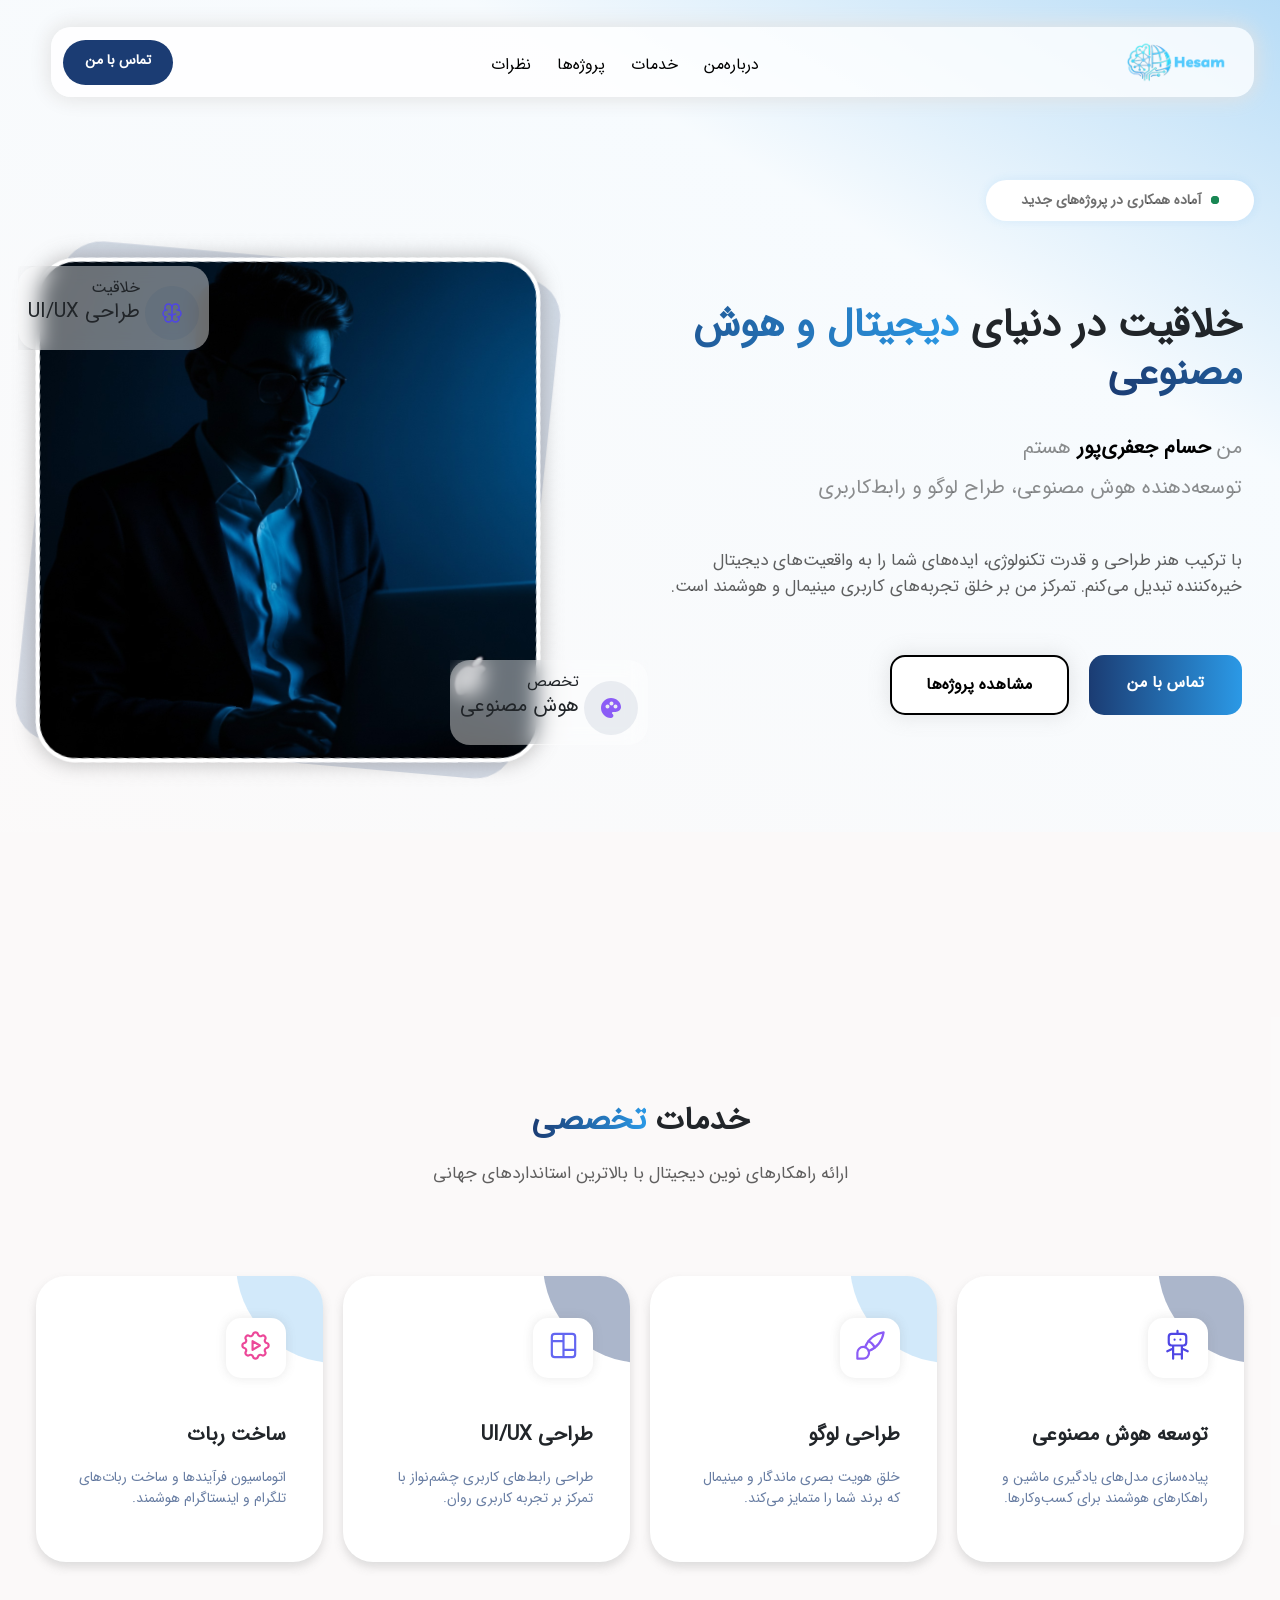
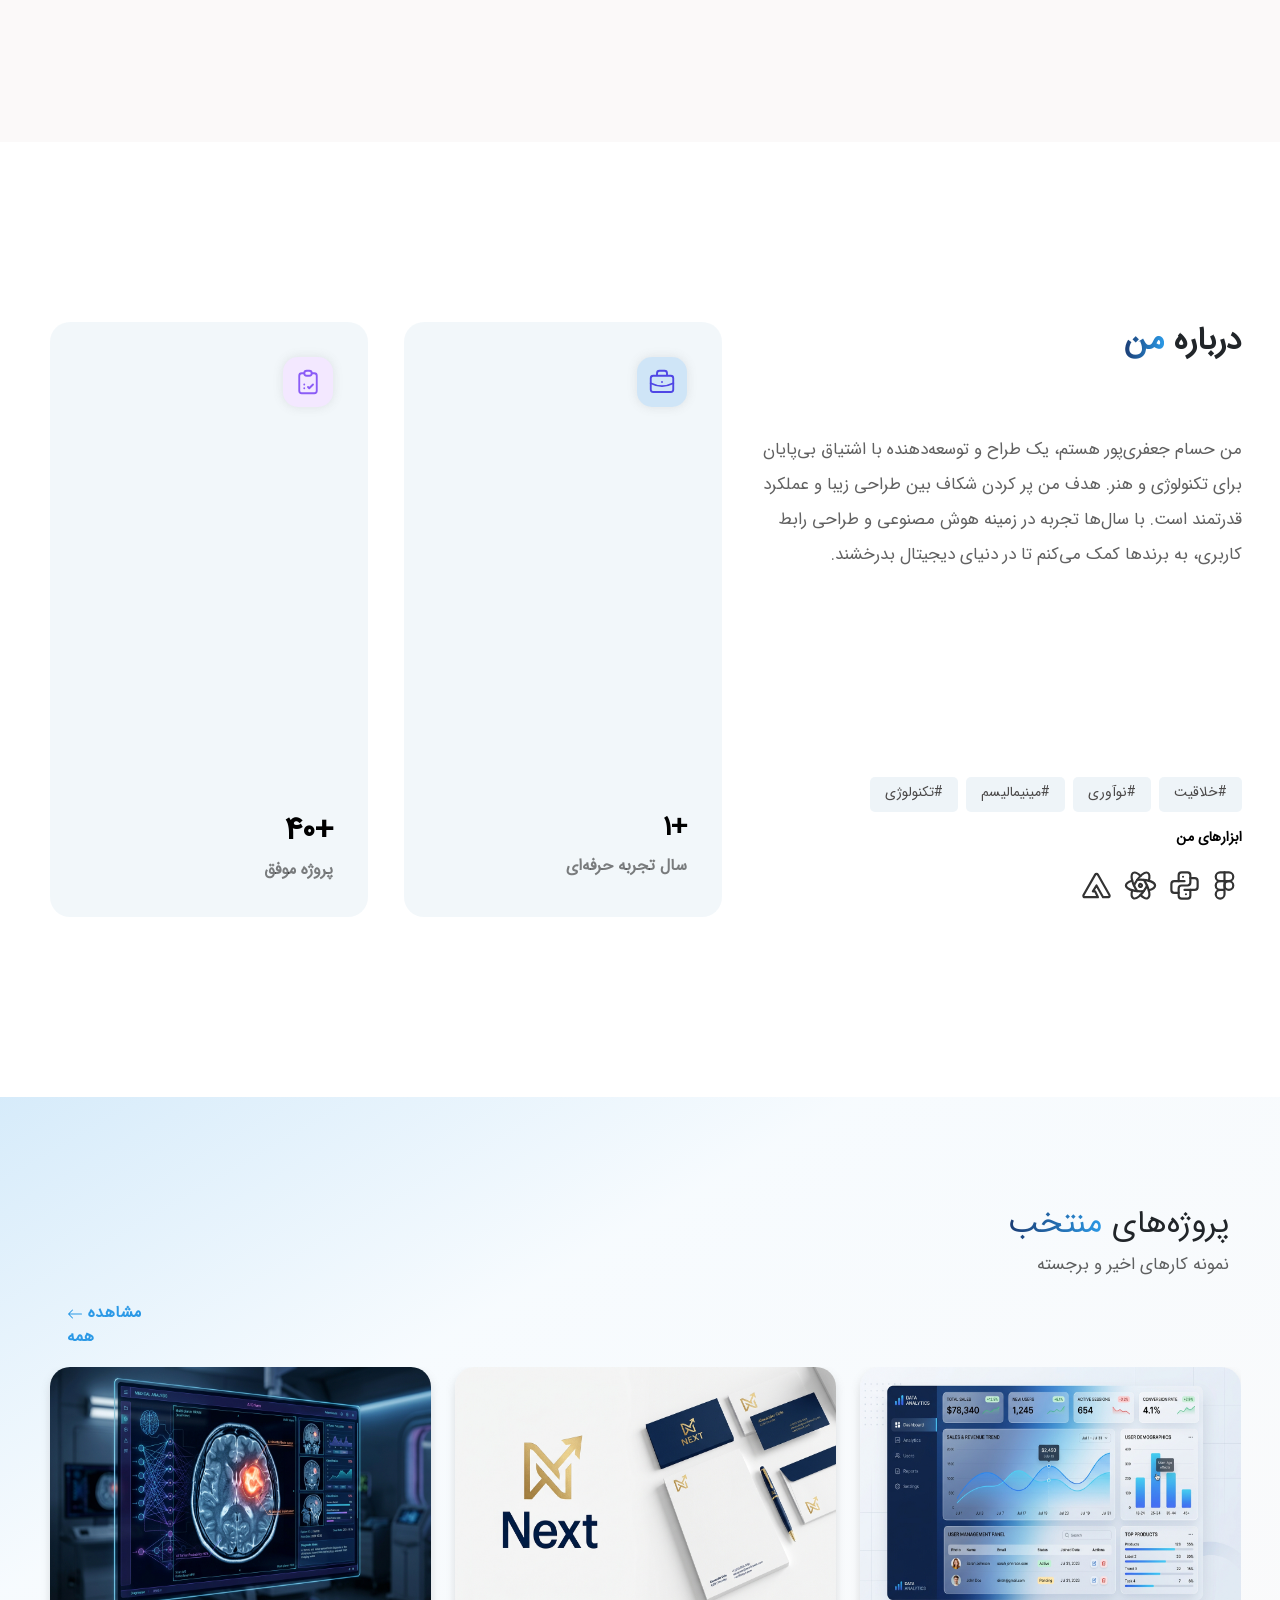
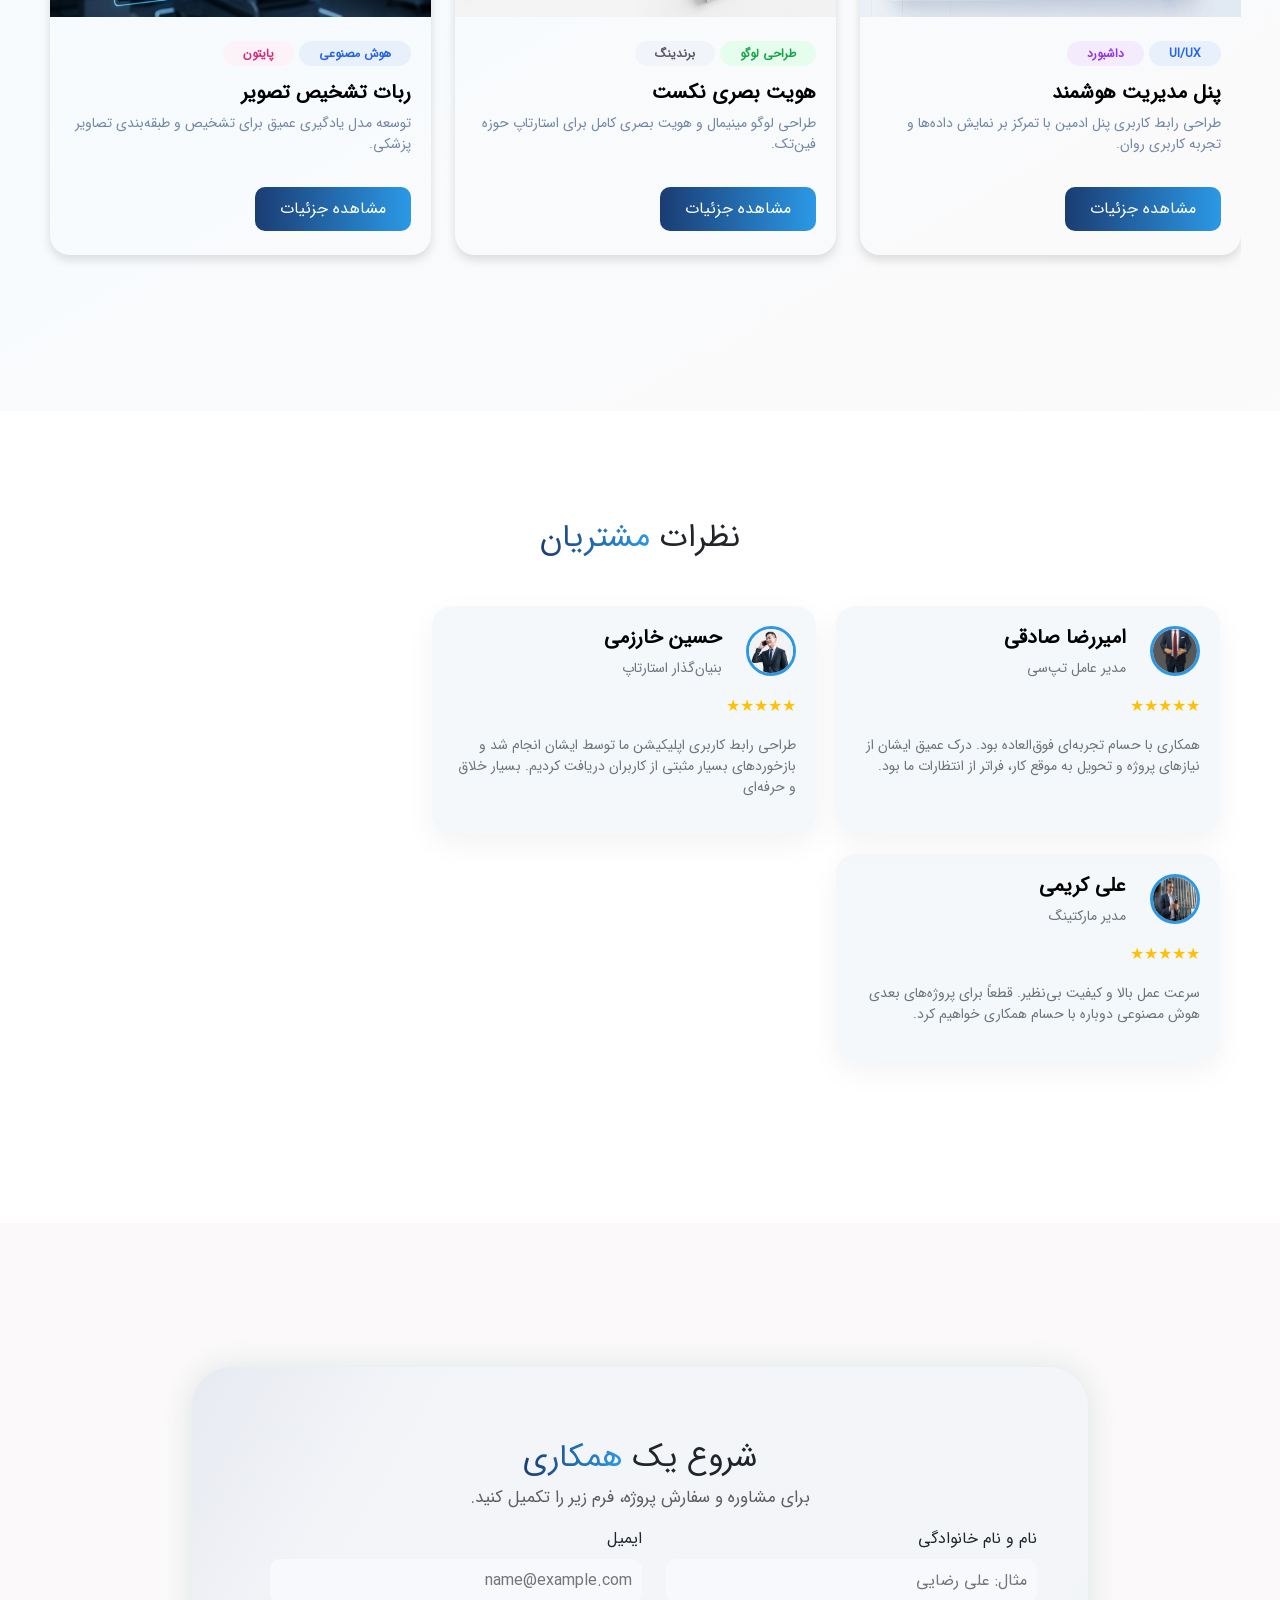
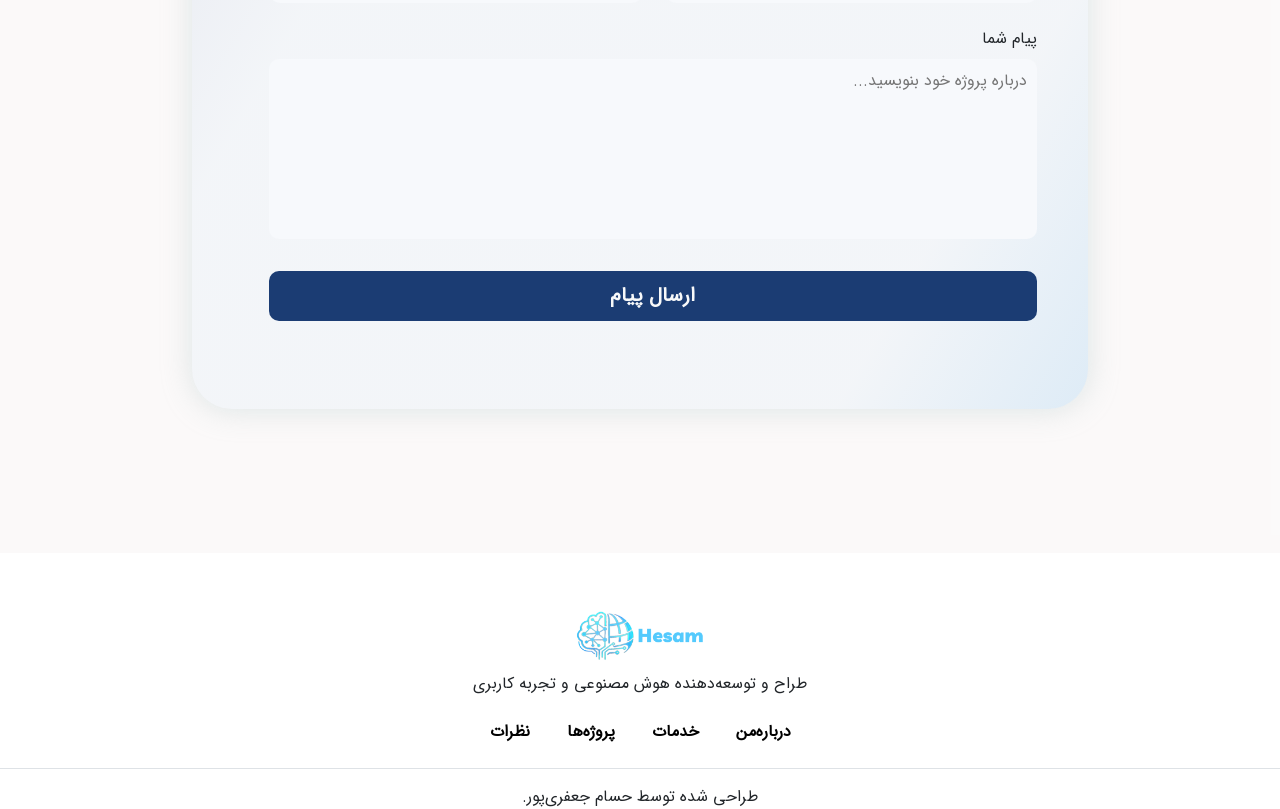
<file: index.html>
<html>
    <head>
        <meta charset="utf-8" />
        <meta http-equiv="X-UA-Compatible" content="IE=edge" />
        <meta name="viewport" content="width=device-width, initial-scale=1, shrink-to-fit=no" />
        
        <!-- ============ تگ‌های اصلی سئو ============ -->
        <meta name="description" content="حسام جعفری‌پور، متخصص طراحی UI/UX، توسعه هوش مصنوعی، طراحی لوگو و ساخت ربات. با بیش از 40 پروژه موفق، ایده‌های شما را به واقعیت دیجیتال تبدیل می‌کنم." />
        <meta name="keywords" content="حسام جعفری‌پور, طراحی UI/UX, هوش مصنوعی, طراحی لوگو, ساخت ربات, توسعه دهنده, پورتفولیو, نمونه کار" />
        <meta name="author" content="حسام جعفری‌پور" />
        <meta name="robots" content="index, follow" />
        <link rel="canonical" href="https://yourdomain.com/" />
        
        <!-- ============ Open Graph (اشتراک در شبکه‌های اجتماعی) ============ -->
        <meta property="og:title" content="حسام جعفری‌پور | طراح UI/UX و توسعه‌دهنده هوش مصنوعی" />
        <meta property="og:description" content="طراحی UI/UX، هوش مصنوعی، طراحی لوگو و ساخت ربات. نمونه کارهای برجسته و نظرات مشتریان." />
        <meta property="og:type" content="website" />
        <meta property="og:url" content="https://yourdomain.com/" />
        <meta property="og:image" content="https://yourdomain.com/image/hesam.jpg" />
        <meta property="og:image:width" content="1200" />
        <meta property="og:image:height" content="630" />
        <meta property="og:site_name" content="حسام جعفری‌پور" />
        <meta property="og:locale" content="fa_IR" />
        
        <!-- ============ توییتر کارت ============ -->
        <meta name="twitter:card" content="summary_large_image" />
        <meta name="twitter:title" content="حسام جعفری‌پور | طراح UI/UX و توسعه‌دهنده هوش مصنوعی" />
        <meta name="twitter:description" content="طراحی UI/UX، هوش مصنوعی، طراحی لوگو و ساخت ربات. نمونه کارهای برجسته و نظرات مشتریان." />
        <meta name="twitter:image" content="https://yourdomain.com/image/hesam.jpg" />
        
        <!-- ============ تگ‌های ساختاریافته Schema Markup (برای نمایش بهتر در گوگل) ============ -->
        <script type="application/ld+json">
        {
          "@context": "https://schema.org",
          "@type": "Person",
          "name": "حسام جعفری‌پور",
          "alternateName": "Hesam JafariPour",
          "url": "https://yourdomain.com/",
          "image": "https://yourdomain.com/image/hesam.jpg",
          "jobTitle": "طراح UI/UX و توسعه‌دهنده هوش مصنوعی",
          "description": "طراح و توسعه‌دهنده هوش مصنوعی با بیش از 40 پروژه موفق در زمینه طراحی UI/UX، طراحی لوگو و ساخت ربات",
          "sameAs": [
            "https://www.linkedin.com/in/yourprofile",
            "https://github.com/yourprofile",
            "https://instagram.com/yourprofile"
          ],
          "knowsAbout": ["UI/UX Design", "Artificial Intelligence", "Logo Design", "Bot Development", "Machine Learning"],
          "worksFor": {
            "@type": "Organization",
            "name": "فریلنسر"
          }
        }
        </script>
        
        <!-- ============ Schema برای وب‌سایت (Organization) ============ -->
        <script type="application/ld+json">
        {
          "@context": "https://schema.org",
          "@type": "WebSite",
          "name": "حسام جعفری‌پور",
          "url": "https://yourdomain.com/",
          "description": "پورتفولیو و خدمات طراحی UI/UX، هوش مصنوعی، طراحی لوگو و ساخت ربات",
          "inLanguage": "fa",
          "author": {
            "@type": "Person",
            "name": "حسام جعفری‌پور"
          }
        }
        </script>
        
        <!-- ============ تگ‌های فرعی مفید ============ -->
        <meta name="revisit-after" content="7 days" />
        <meta name="distribution" content="global" />
        <meta name="rating" content="general" />
        <meta name="language" content="fa" />
        
        <!-- ============ تگ‌های پیش‌بارگذاری برای سرعت ============ -->
        <link rel="preconnect" href="https://fonts.googleapis.com" />
        <link rel="dns-prefetch" href="https://fonts.googleapis.com" />
    
        <link rel="icon" href="image/logo_site.png" type="image/png">
        <meta name="description" content="حسام جعفری‌پور | متخصص هوش مصنوعی و طراحی وب" />
        <meta name="author" content="حسام جعفری پور" />
        <!-- <link href="https://cdn.jsdelivr.net/npm/bootstrap@5.0.2/dist/css/bootstrap.min.css" rel="stylesheet" integrity="sha384-EVSTQN3/azprG1Anm3QDgpJLIm9Nao0Yz1ztcQTwFspd3yD65VohhpuuCOmLASjC" crossorigin="anonymous"> -->
        <link rel="stylesheet" href="css/bootstrap.css">
        <link rel="stylesheet" href="css/style.css">

    </head>
    <body>
        <header>
            <nav class=" navbar  navbar-expand-lg navbar-light " style="position: fixed;">
                <div class="container-fluid">

                    <a class="navbar-brand" href="index.html">
                        <img src="image/logo_header_footer.png" class="d-inline-block align-top" alt="لوگو سایت نوین سازه البرز" width="100" loading="lazy">
                    </a>

                    <button class="navbar-toggler " type="button" data-bs-toggle="collapse" data-bs-target="#mainMenu"
                    aria-controls="mainMenu" aria-expanded="false" aria-label="Toggle navigation">
                    <span class="navbar-toggler-icon"></span>
                    </button>

                    <div class="collapse navbar-collapse justify-content-between text-center" id="mainMenu">
                    <ul class="navbar-nav mb-2 mb-lg-0">
                        <li class="nav-item"><a class="nav-link link_page" href="about.html">درباره‌من</a></li>
                        <li class="nav-item"><a class="nav-link link_page" href="services.html">خدمات</a></li>
                        <li class="nav-item"><a class="nav-link link_page" href="project.html">پروژه‌ها</a></li>
                        <li class="nav-item"><a class="nav-link link_page" href="nazar.html">نظرات</a></li>
                    </ul>

                    <a class="btn_link_page nav-link text-center-md" href="call_me.html">تماس با من</a>
                    </div>

                </div>
            </nav>

            <div class="header_mohem"><div class="sabz_mohem2 btn-success"><div class="sabz_mohem btn-success"></div></div>آماده همکاری در پروژه‌های جدید</div>
            <div class="row content_header">
                <div class="col">
                    <h1>خلاقیت در دنیای <span class="color_asli">دیجیتال و هوش مصنوعی</span></h1>
                    <p class="p_header">
                        من 
                        <span class="p_bold">حسام جعفری‌پور</span>
                         هستم
                            <br>
                        توسعه‌دهنده هوش مصنوعی، طراح لوگو و رابط‌کاربری
                    </p>
                    <br>
                    <p class="pragraf">با ترکیب هنر طراحی و قدرت تکنولوژی، ایده‌های شما را به واقعیت‌های دیجیتال خیره‌کننده تبدیل می‌کنم. تمرکز من بر خلق تجربه‌های کاربری مینیمال و هوشمند است.</p>
                    <div class="div_btn_header">
                        <a href="call_me.html" class="nav-link btn_header1 text-center">تماس با من</a>
                        <a href="project.html" class="nav-link btn_header2 text-center">مشاهده پروژه‌ها</a>
                    </div>
                </div>
                <div class="col ">
                    <div class="tabliq_top">
                        <div class="tabliq_dakhel">
                            <div class="tabliq_img_top">
                                <div class="icon_tabliq_top">
                                    <img src="image/tabliq_top.svg" loading="lazy">
                                </div>
                                <div class="tabliq_text_top">
                                    <span>خلاقیت</span><br>
                                    <h5>طراحی UI/UX</h5>
                                </div>
                            </div>
                        </div>
                    </div>
                    <div class="div_img">
                        <img src="image/hesam.jpg" class="img_header" alt="حسام جعفری‌پور - طراح UI/UX و توسعه‌دهنده هوش مصنوعی">
                    </div>
                    <div class="tabliq_bottom">
                        <div class="tabliq_dakhel">
                            <div class="tabliq_img_bottom">
                                <div class="icon_tabliq_top">
                                    <img src="image/tabliq_bottom.svg" loading="lazy">
                                </div>
                                <div class="tabliq_text_top">
                                    <span>تخصص</span><br>
                                    <h5>هوش مصنوعی</h5>
                                </div>
                            </div>
                        </div>
                    </div>
                </div>
            </div>
        </header>

        <div class="khadamat">
            <div class="head_khadamat text-center">
                <h2>خدمات <span class="color_asli">تخصصی</span></h2>
                <p class="pragraf">ارائه راهکارهای نوین دیجیتال با بالاترین استاندارد‌های جهانی</p>
            </div>
            <div class="row body_khadamat">
                <div class="col">
                    <div class="deep"></div>
                    <div class="div_icon_khadamat text-center">
                        <img src="image/bot.svg" alt="توسعه هوش مصنوعی و ساخت ربات" width="35" loading="lazy">
                    </div>
                    <h5>توسعه هوش مصنوعی</h5>
                    <p class="pragraf">پیاده‌سازی مدل‌های یادگیری ماشین و راهکارهای هوشمند برای کسب‌وکارها.</p>
                </div>
                <div class="col">
                    <div class="pale "></div>
                    <div class="div_icon_khadamat text-center">
                        <img src="image/paint.svg" alt="طراحی لوگو و هویت بصری" width="35" loading="lazy">
                    </div>
                    <h5>طراحی لوگو</h5>
                    <p class="pragraf">خلق هویت بصری ماندگار و مینیمال که برند شما را متمایز می‌کند.</p>
                </div> 
                <div class="col">
                    <div class="deep"></div>
                    <div class="div_icon_khadamat text-center">
                        <img src="image/design.svg" alt="طراحی UI/UX و تجربه کاربری" width="35" loading="lazy">
                    </div>
                    <h5>طراحی UI/UX</h5>
                    <p class="pragraf">طراحی رابط‌های کاربری چشم‌نواز با تمرکز بر تجربه کاربری روان.</p>
                </div>
                <div class="col">
                    <div class="pale"></div>
                    <div class="div_icon_khadamat text-center">
                        <img src="image/auto.svg" alt="ساخت ربات و اتوماسیون" width="35" loading="lazy">
                    </div>
                    <h5>ساخت ربات</h5>
                    <p class="pragraf">اتوماسیون فرآیندها و ساخت ربات‌های تلگرام و اینستاگرام هوشمند.</p>
                </div>
            </div>
        </div>

        <div class="about row">
            <div class="R_about col-5">
                <h2>درباره <span class="color_asli">من</span></h2>
                <p class="pragraf">من حسام جعفری‌پور هستم، یک طراح و توسعه‌دهنده با اشتیاق بی‌پایان برای تکنولوژی و هنر. هدف من پر کردن شکاف بین طراحی زیبا و عملکرد قدرتمند است. با سال‌ها تجربه در زمینه هوش مصنوعی و طراحی رابط کاربری، به برندها کمک می‌کنم تا در دنیای دیجیتال بدرخشند.</p>
            </div>
            <div class="row L_about col-7">
                <div class="col ms-3">
                    <div class="div_icon_about text-center bg_year">
                        <img src="image/year.svg" alt="آیکون ربات" width="30" loading="lazy">
                    </div>
                    <h3 class="p_bold">+1</h3>
                    <span class="p_bold text-black-50">سال تجربه حرفه‌ای</span>
                </div>
                <div class="col ">
                    <div class="div_icon_about text-center bg_project">
                        <img src="image/project.svg" alt="آیکون ربات" width="30" loading="lazy">
                    </div>
                    <h2 class="p_bold">+40</h2>
                    <span class="p_bold text-black-50">پروژه موفق</span>
                </div> 
            </div>
            <div class="tarahi">
                <div class="noe_tarahi ms-2 ">#خلاقیت</div>
                <div class="noe_tarahi ms-2">#نوآوری</div>
                <div class="noe_tarahi ms-2">#مینیمالیسم</div>
                <div class="noe_tarahi">#تکنولوژی</div>
            </div>
            <div class="abzarha">
                <span class="p_bold small">ابزارهای من</span><br>
                    <img src="image/figma.svg" width="35" loading="lazy">
                    <img src="image/python.svg" width="35" class="ms-1" loading="lazy">
                    <img src="image/chatbot.svg" width="35" class="ms-1" loading="lazy">
                    <img src="image/image.svg" width="35" class="ms-1" loading="lazy">
                </div>
            </div>
        </div>

        <div class="projects">
            <div class="head_projects">
                <h2>پروژه‌های <span class="color_asli">منتخب</span></h2>
                <p class="pragraf">نمونه کارهای اخیر و برجسته</p>
            </div>
            <div class="all_projects">
                <a href="project.html" class="nav-link p_bold">
                    <svg xmlns="http://www.w3.org/2000/svg" width="16" height="16" fill="currentColor" class="bi bi-arrow-left" viewBox="0 0 16 16">
                        <path fill-rule="evenodd" d="M15 8a.5.5 0 0 0-.5-.5H2.707l3.147-3.146a.5.5 0 1 0-.708-.708l-4 4a.5.5 0 0 0 0 .708l4 4a.5.5 0 0 0 .708-.708L2.707 8.5H14.5A.5.5 0 0 0 15 8"/>
                    </svg>
                    مشاهده همه
                </a>
            </div>
            <div class="body_projects row pb-5 gap-4 all">
                <div class="col project-card ">
                    <div class="img_projects">
                        <img src="image/modiriat.jpeg" alt="نمونه پروژه پنل مدیریت هوشمند - طراحی UI/UX" width="380" height="250" loading="lazy">
                    </div>
                    <div class="text_projects p-4 px-2">
                        <span class="ui rounded-pill p_bold">UI/UX</span>
                        <span class="dashbord rounded-pill p_bold">داشبورد</span>
                        <h5 class="p_bold mt-3">پنل مدیریت هوشمند</h5>
                        <p class="mb-16">طراحی رابط کاربری پنل ادمین با تمرکز بر نمایش داده‌ها و تجربه کاربری روان.</p>
                        <!-- <a href="#" class="nav-link border text-center p_bold">مشاهده پروژه</a> -->
                        <a href="details_project.php?project=پنل مدیریت هوشمند" class="btn-view mt-3">مشاهده جزئیات</a>
                    </div>
                </div>
                <div class="col project-card">
                    <div class="img_projects" loading="lazy">
                        <img src="image/hoviat.jpeg" alt="نمونه پروژه ربات تشخیص تصویر - هوش مصنوعی" width="380" height="250" loading="lazy">
                    </div>
                    <div class="text_projects p-4 px-2 ">
                        <span class="logo rounded-pill p_bold">طراحی لوگو</span>
                        <span class="branding rounded-pill p_bold">برندینگ</span>
                        <h5 class="p_bold mt-3">هویت بصری نکست</h5>
                        <p class="mb-16">طراحی لوگو مینیمال و هویت بصری کامل برای استارتاپ حوزه فین‌تک.</p>
                        <!-- <a href="#" class="nav-link border text-center p_bold">مشاهده پروژه</a> -->
                        <a href="details_project.php?project=هویت بصری نکست" class="btn-view mt-3">مشاهده جزئیات</a>
                    </div>
                </div>
                <div class="col project-card" style="margin-left: 6vw;">
                    <div class="img_projects">
                        <img src="image/tashhkis.jpeg" width="380" height="250" loading="lazy">
                        </div>
                        <div class="text_projects p-4 px-2">
                            <span class="ui rounded-pill p_bold">هوش مصنوعی</span>
                            <span class="python rounded-pill p_bold">پایتون</span>
                            <h5 class="p_bold mt-3">ربات تشخیص تصویر</h5>
                            <p class="mb-16">توسعه مدل یادگیری عمیق برای تشخیص و طبقه‌بندی تصاویر پزشکی.</p>
                            <!-- <a href="#" class="nav-link border text-center p_bold">مشاهده پروژه</a> -->
                            <a href="details_project.php?project=ربات تشخیص تصویر" class="btn-view mt-3">مشاهده جزئیات</a>
                        </div>
                </div>
            </div>
        </div>

        <div class="nazarat">
            <h2>نظرات <span class="color_asli">مشتریان</span></h2>
            <div class="row body_nazarat mt-5">
                <div class="col-12 col-lg-4 nazar ">
                    <div class="header_moshtari">
                        <div class="img_moshtari ms-4">
                            <img src="image/moshtari1.jpeg" alt="امیررضا صادقی - مدیر عامل تپ‌سی، مشتری و همکار حسام جعفری‌پور" width="50" height="50" loading="lazy">
                        </div>
                        <div class="moarfi">
                            <h6 class="p_bold mainMenu lead">امیررضا صادقی</h6><br>
                            <p class="small text-secondary">مدیر عامل تپ‌سی</p>
                        </div>
                    </div>
                    <span class="text-warning mt-5">★★★★★</span>
                    <p class="small text-secondary mt-3">همکاری با حسام تجربه‌ای فوق‌العاده بود. درک عمیق ایشان از نیازهای پروژه و تحویل به موقع کار، فراتر از انتظارات ما بود.</p>
                </div>
                <div class=" col-12 col-lg-4 nazar ">
                    <div class="header_moshtari">
                        <div class="img_moshtari ms-4">
                            <img src="image/moshtari2.png" width="50" height="50" alt="حسین خارزمی - بنیان‌گذار استارتاپ، مشتری و همکار حسام جعفری‌پور" loading="lazy">
                        </div>
                        <div class="moarfi">
                            <h6 class="p_bold mainMenu lead">حسین خارزمی</h6><br>
                            <p class="small text-secondary">بنیان‌گذار استارتاپ</p>
                        </div>
                    </div>
                    <span class="text-warning mt-5">★★★★★</span>
                    <p class="small text-secondary mt-3">طراحی رابط کاربری اپلیکیشن ما توسط ایشان انجام شد و بازخوردهای بسیار مثبتی از کاربران دریافت کردیم. بسیار خلاق و حرفه‌ای</p>
                </div>
                <div class="col-12 col-lg-4 nazar">
                    <div class="header_moshtari">
                        <div class="img_moshtari ms-4">
                            <img src="image/moshtari3.jpeg" width="50" height="50" alt="علی کریمی - مدیر مارکتینگ، مشتری و همکار حسام جعفری‌پور" loading="lazy">
                        </div>
                        <div class="moarfi">
                            <h6 class="p_bold mainMenu lead">علی کریمی</h6><br>
                            <p class="small text-secondary">مدیر مارکتینگ</p>
                        </div>
                    </div>
                    <span class="text-warning mt-5">★★★★★</span>
                    <p class="small text-secondary mt-3">سرعت عمل بالا و کیفیت بی‌نظیر. قطعاً برای پروژه‌های بعدی هوش مصنوعی دوباره با حسام همکاری خواهیم کرد.</p>
                </div>
            </div>
        </div>

        <div class="natije">
            <div class="dakhel_natije display-flex ">
               <img src="image/true.gif" class="mt-4" width="100" height="100" loading="lazy">
               <h4 class="mt-3">پیام شما با موفقیت ارسال شد!</h4>
               <button id="btn_ok" onclick="btn()">تأیید</button>
            </div>
        </div>

        <div class="hamkari">
            <div class="dakhel_hamkari">
                <div class="header_dakhel">
                    <h2>شروع یک <span class="color_asli">همکاری</span></h2>
                    <p class="pragraf">برای مشاوره و سفارش پروژه، فرم زیر را تکمیل کنید.</p>
                </div>
                <form action="" method="post" id="form">
                    <div class="d-inline-flex">
                        <div class="div_namefull ms-4 input_head">
                            <label>نام و نام خانوادگی</label><br>
                            <input id="namefull" name="namefull" placeholder="مثال: علی رضایی" class=" mt-2 mb-2"><br>
                            <small id="sm_namefull"></small>
                        </div>
                        <div class="div_email input_head">
                            <label>ایمیل</label><br>
                            <input id="email" name="email" placeholder="name@example.com"  class=" mt-2 mb-2"><br>
                            <small id="sm_email"></small>
                        </div>
                    </div>
                    <div class="payam mt-3">
                        <label class="mb-2">پیام شما</label><br>
                        <textarea id="payam" name="payam" placeholder="درباره پروژه خود بنویسید..." class=" mb-2"></textarea><br>
                        <small id="sm_payam"></small>
                    </div>
                    <button type="submit" class="p_bold lead text-light mt-4">ارسال پیام</button>
                </form>
            </div>
        </div>

        <footer>
            <div class="logo_footer text-center">
                <img src="image/logo_header_footer.png" width="130" loading="lazy">
            </div>
            <div class="tozih text-center mainMenu mt-2">
                <p>طراح و توسعه‌دهنده هوش مصنوعی و تجربه کاربری</p>
            </div>
            <div class="links_footer text-center">
                <a href="about.html" class="nav-link d-inline-block p_bold">درباره‌من</a>
                <a href="services.html" class="nav-link d-inline-block p_bold">خدمات</a>
                <a href="project.html" class="nav-link d-inline-block p_bold">پروژه‌ها</a>
                <a href="nazar.html" class="nav-link d-inline-block p_bold">نظرات</a>
            </div>
            <div class="border-top text-center mt-3 justify-center">
                <p class="mt-3">طراحی شده توسط حسام جعفری‌پور.</p>
            </div>
        </footer>

        <!-- <script src="https://cdn.jsdelivr.net/npm/bootstrap@5.3.3/dist/js/bootstrap.bundle.min.js"></script> -->
        <!-- <script src="https://ajax.googleapis.com/ajax/libs/jquery/3.7.1/jquery.min.js"></script> -->
        <script src="js/jquery.min.js"></script>
        <script src="js/bootstrap.min.js"></script>
        <script src="js/script.js"></script>
    </body>
</html>
</file>
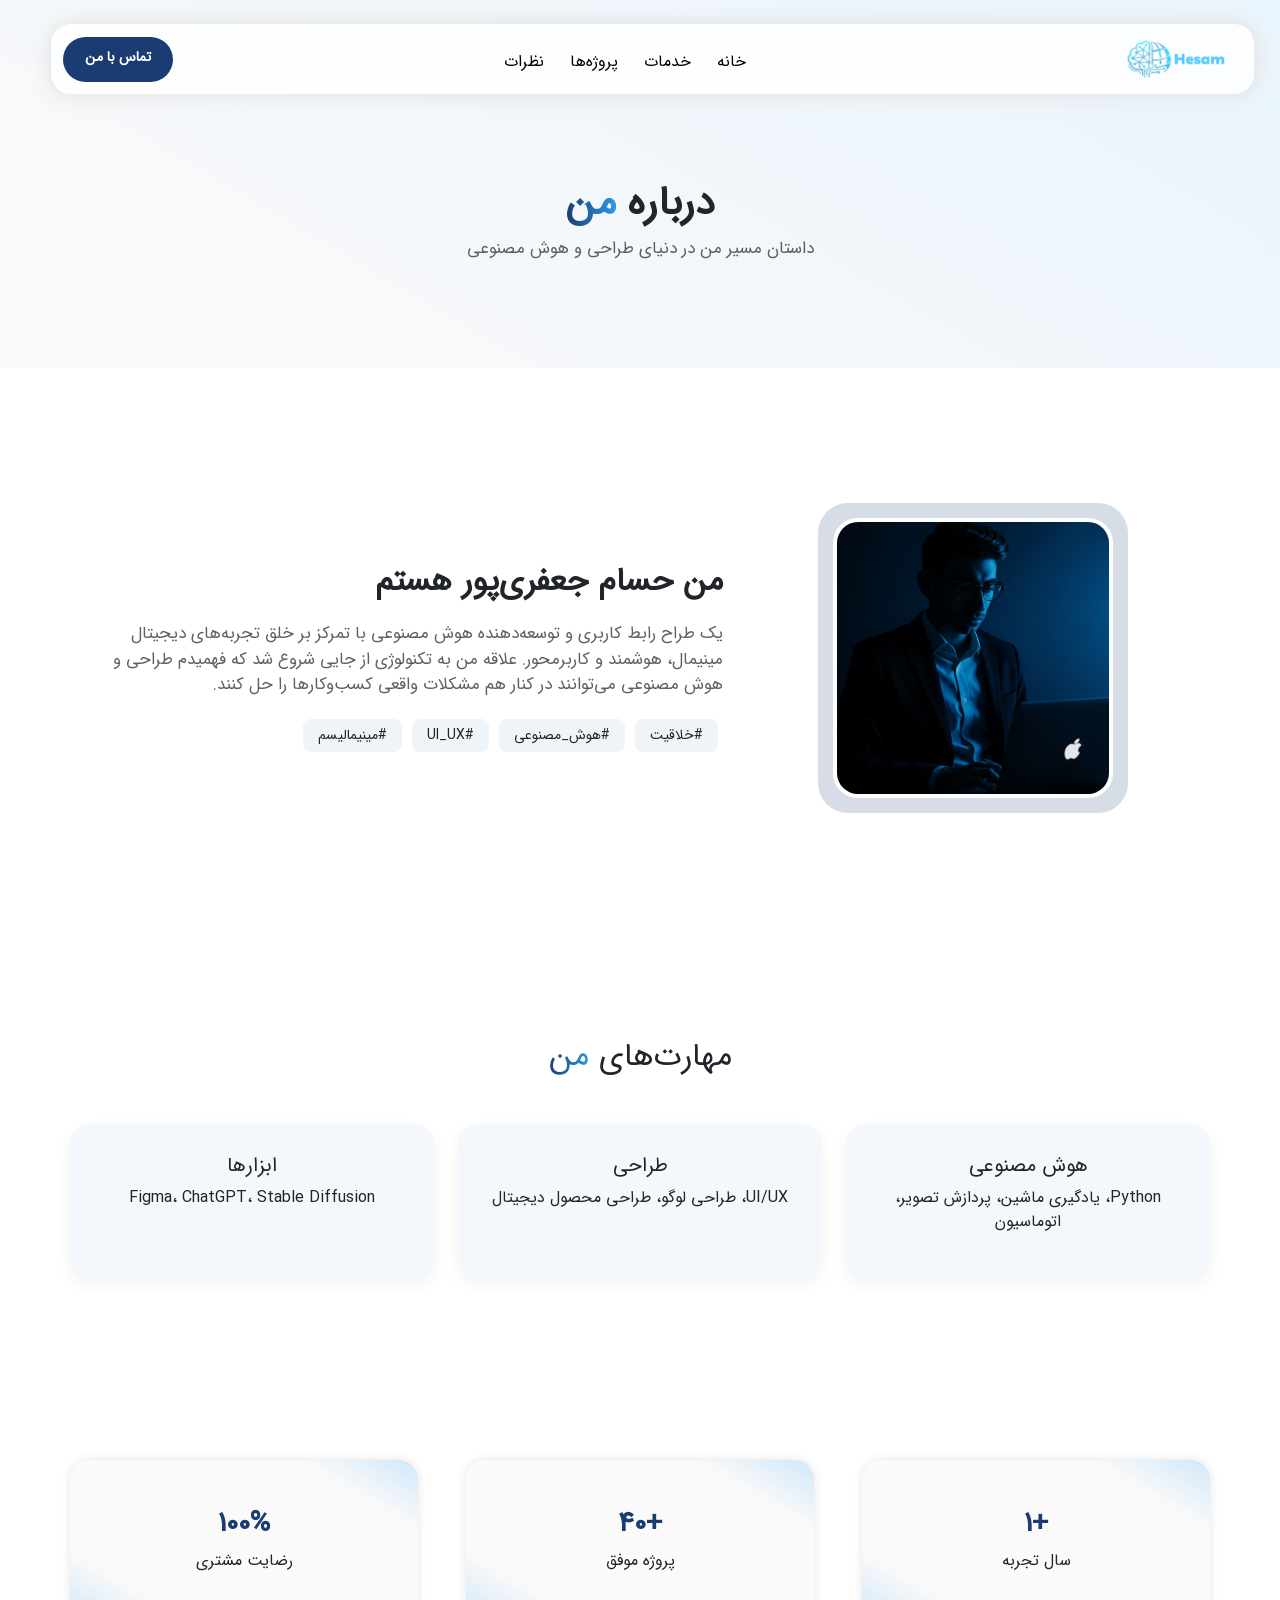
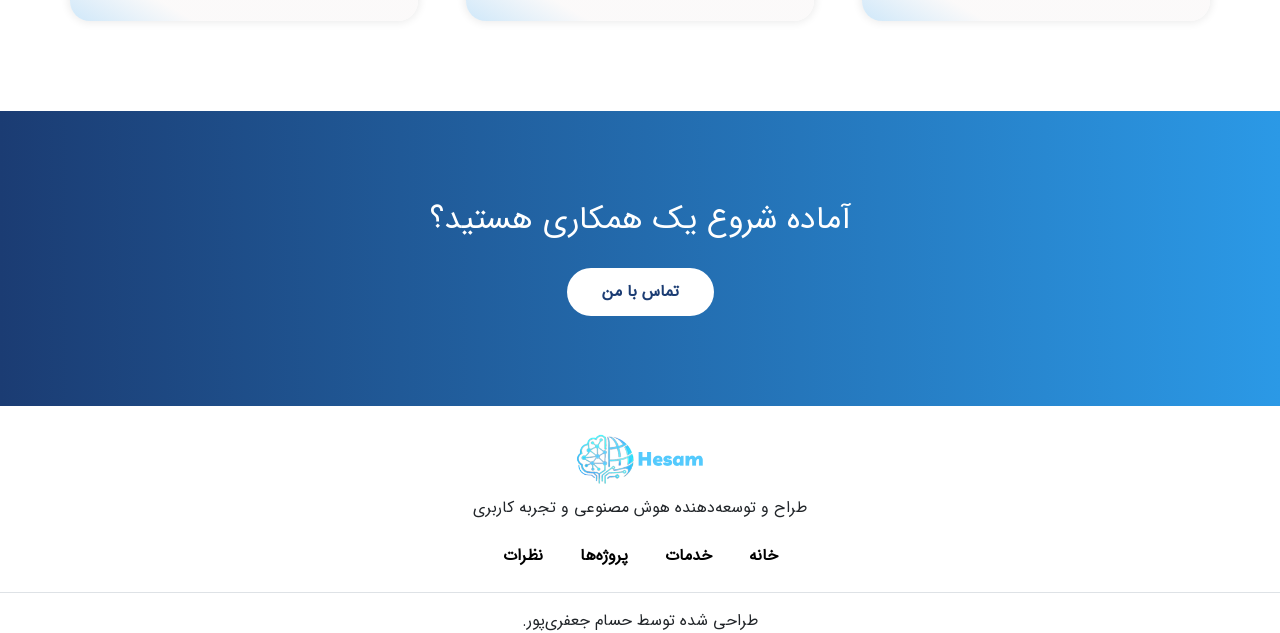
<file: about.html>
<!DOCTYPE html>
<html lang="fa" dir="rtl">
<head>
    <meta charset="UTF-8">
    <title>درباره من | حسام جعفری‌پور</title>
    <meta name="viewport" content="width=device-width, initial-scale=1.0">
    <meta name="description" content="درباره حسام جعفری‌پور | متخصص هوش مصنوعی و طراحی رابط کاربری">

    <link rel="stylesheet" href="css/bootstrap.css">
    <link rel="stylesheet" href="css/style.css">
</head>
<body>

    <nav class="navbar navbar-expand-lg navbar-light position-fixed mt-4" style="margin-right: 2vw;">
        <div class="container-fluid">

            <a class="navbar-brand" href="index.html">
                <img src="image/logo_header_footer.png" class="d-inline-block align-top" alt="لوگو سایت نوین سازه البرز" width="100">
            </a>

            <button class="navbar-toggler " type="button" data-bs-toggle="collapse" data-bs-target="#mainMenu"
            aria-controls="mainMenu" aria-expanded="false" aria-label="Toggle navigation">
            <span class="navbar-toggler-icon"></span>
            </button>

            <div class="collapse navbar-collapse justify-content-between text-center" id="mainMenu">
            <ul class="navbar-nav mb-2 mb-lg-0">
                <li class="nav-item"><a class="nav-link link_page" href="index.html">خانه</a></li>
                <li class="nav-item"><a class="nav-link link_page" href="services.html">خدمات</a></li>
                <li class="nav-item"><a class="nav-link link_page" href="project.html">پروژه‌ها</a></li>
                <li class="nav-item"><a class="nav-link link_page" href="nazar.html">نظرات</a></li>
            </ul>

            <a class="btn_link_page nav-link" href="#">تماس با من</a>
            </div>

        </div>
    </nav>

<header class="about_header">
    <div class="container">
        <h1>درباره <span class="color_asli">من</span></h1>
        <p class="pragraf">
            داستان مسیر من در دنیای طراحی و هوش مصنوعی
        </p>
    </div>
</header>

<section class="about_body container">
    <div class="row align-items-center">
        <div class="col-lg-5 text-center">
            <div class="about_img">
                <img src="image/hesam.jpg">
            </div>
        </div>

        <div class="col-lg-7">
            <h2>من حسام جعفری‌پور هستم</h2>
            <p class="pragraf">
                یک طراح رابط کاربری و توسعه‌دهنده هوش مصنوعی با تمرکز بر خلق تجربه‌های
                دیجیتال مینیمال، هوشمند و کاربرمحور. علاقه من به تکنولوژی از جایی
                شروع شد که فهمیدم طراحی و هوش مصنوعی می‌توانند در کنار هم
                مشکلات واقعی کسب‌وکارها را حل کنند.
            </p>

            <div class="about_tags">
                <span>#خلاقیت</span>
                <span>#هوش_مصنوعی</span>
                <span>#UI_UX</span>
                <span>#مینیمالیسم</span>
            </div>
        </div>
    </div>
</section>

<section class="skills">
    <div class="container">
        <h2 class="text-center">مهارت‌های <span class="color_asli">من</span></h2>

        <div class="row mt-5 gap-4 ">
            <div class="col md-4 skill_box">
                <h5>هوش مصنوعی</h5>
                <p>Python، یادگیری ماشین، پردازش تصویر، اتوماسیون</p>
            </div>
            <div class="col md-4 skill_box">
                <h5>طراحی</h5>
                <p>UI/UX، طراحی لوگو، طراحی محصول دیجیتال</p>
            </div>
            <div class="col md-4 skill_box">
                <h5>ابزارها</h5>
                <p>Figma، ChatGPT، Stable Diffusion</p>
            </div>
        </div>
    </div>
</section>

<section class="about_stats">
    <div class="container">
        <div class="row text-center tozih gap-lg-5">
            <div class="col p-5">
                <h3 id="year">+1</h3>
                <span>سال تجربه</span>
            </div>
            <div class="col p-5">
                <h3 id="project">+40</h3>
                <span>پروژه موفق</span>
            </div>
            <div class="col p-5">
                <h3 id="rezaiat">100%</h3>
                <span>رضایت مشتری</span>
            </div>
        </div>
    </div>
</section>

<section class="about_cta text-center">
    <h2>آماده شروع یک همکاری هستید؟</h2>
    <a href="#" class="btn_cta">تماس با من</a>
</section>

<footer class="mt-4">
    <div class="logo_footer text-center">
        <img src="image/logo_header_footer.png" width="130">
    </div>
    <div class="tozih text-center mainMenu mt-2">
        <p>طراح و توسعه‌دهنده هوش مصنوعی و تجربه کاربری</p>
    </div>
    <div class="links_footer text-center">
        <a href="index.html" class="nav-link d-inline-block p_bold">خانه</a>
        <a href="services.html" class="nav-link d-inline-block p_bold">خدمات</a>
        <a href="project.html" class="nav-link d-inline-block p_bold">پروژه‌ها</a>
        <a href="nazar.html" class="nav-link d-inline-block p_bold">نظرات</a>
    </div>
    <div class="border-top text-center mt-3 justify-center">
        <p class="mt-3">طراحی شده توسط حسام جعفری‌پور.</p>
    </div>
</footer>


        <!-- <script src="https://cdn.jsdelivr.net/npm/bootstrap@5.3.3/dist/js/bootstrap.bundle.min.js"></script> -->
        <!-- <script src="https://ajax.googleapis.com/ajax/libs/jquery/3.7.1/jquery.min.js"></script> -->
        <script src="js/jquery.min.js"></script>
        <script src="js/bootstrap.min.js"></script>
        <script src="js/script.js"></script>
</body>
</html>
</file>
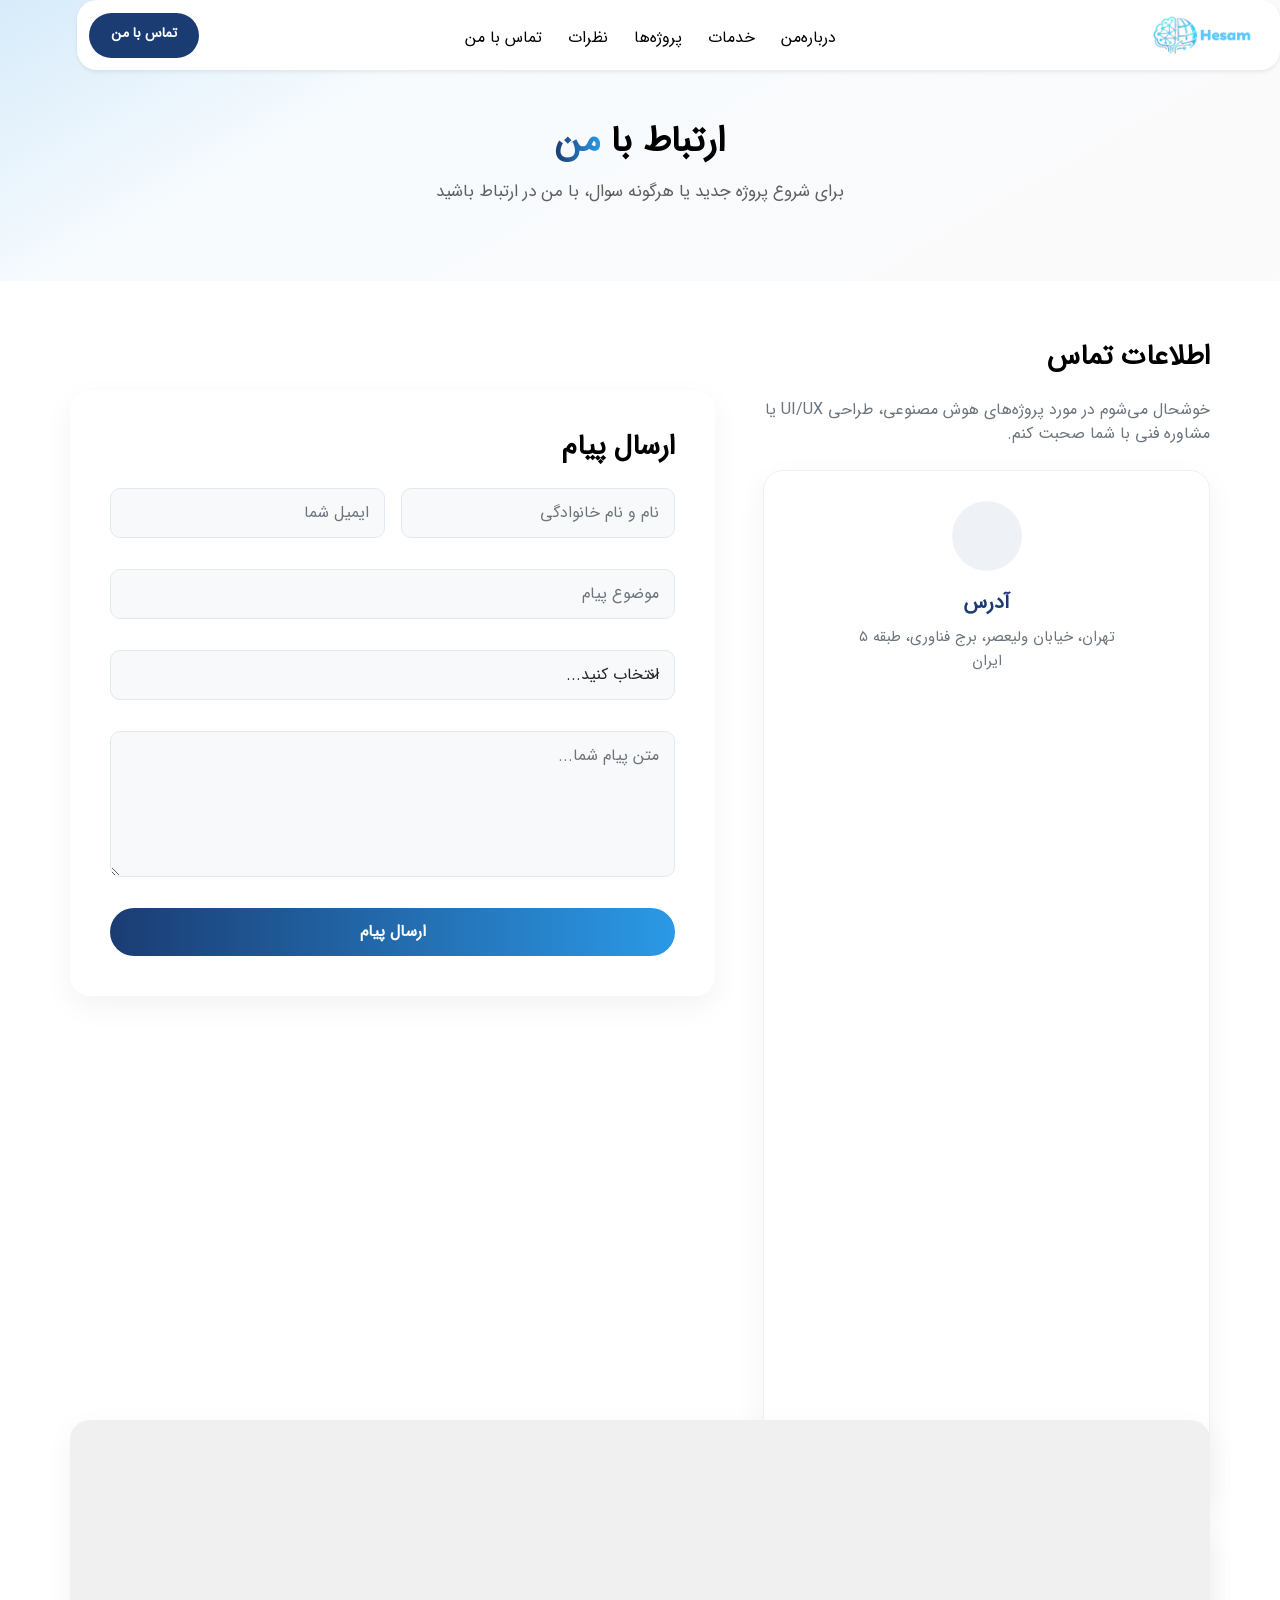
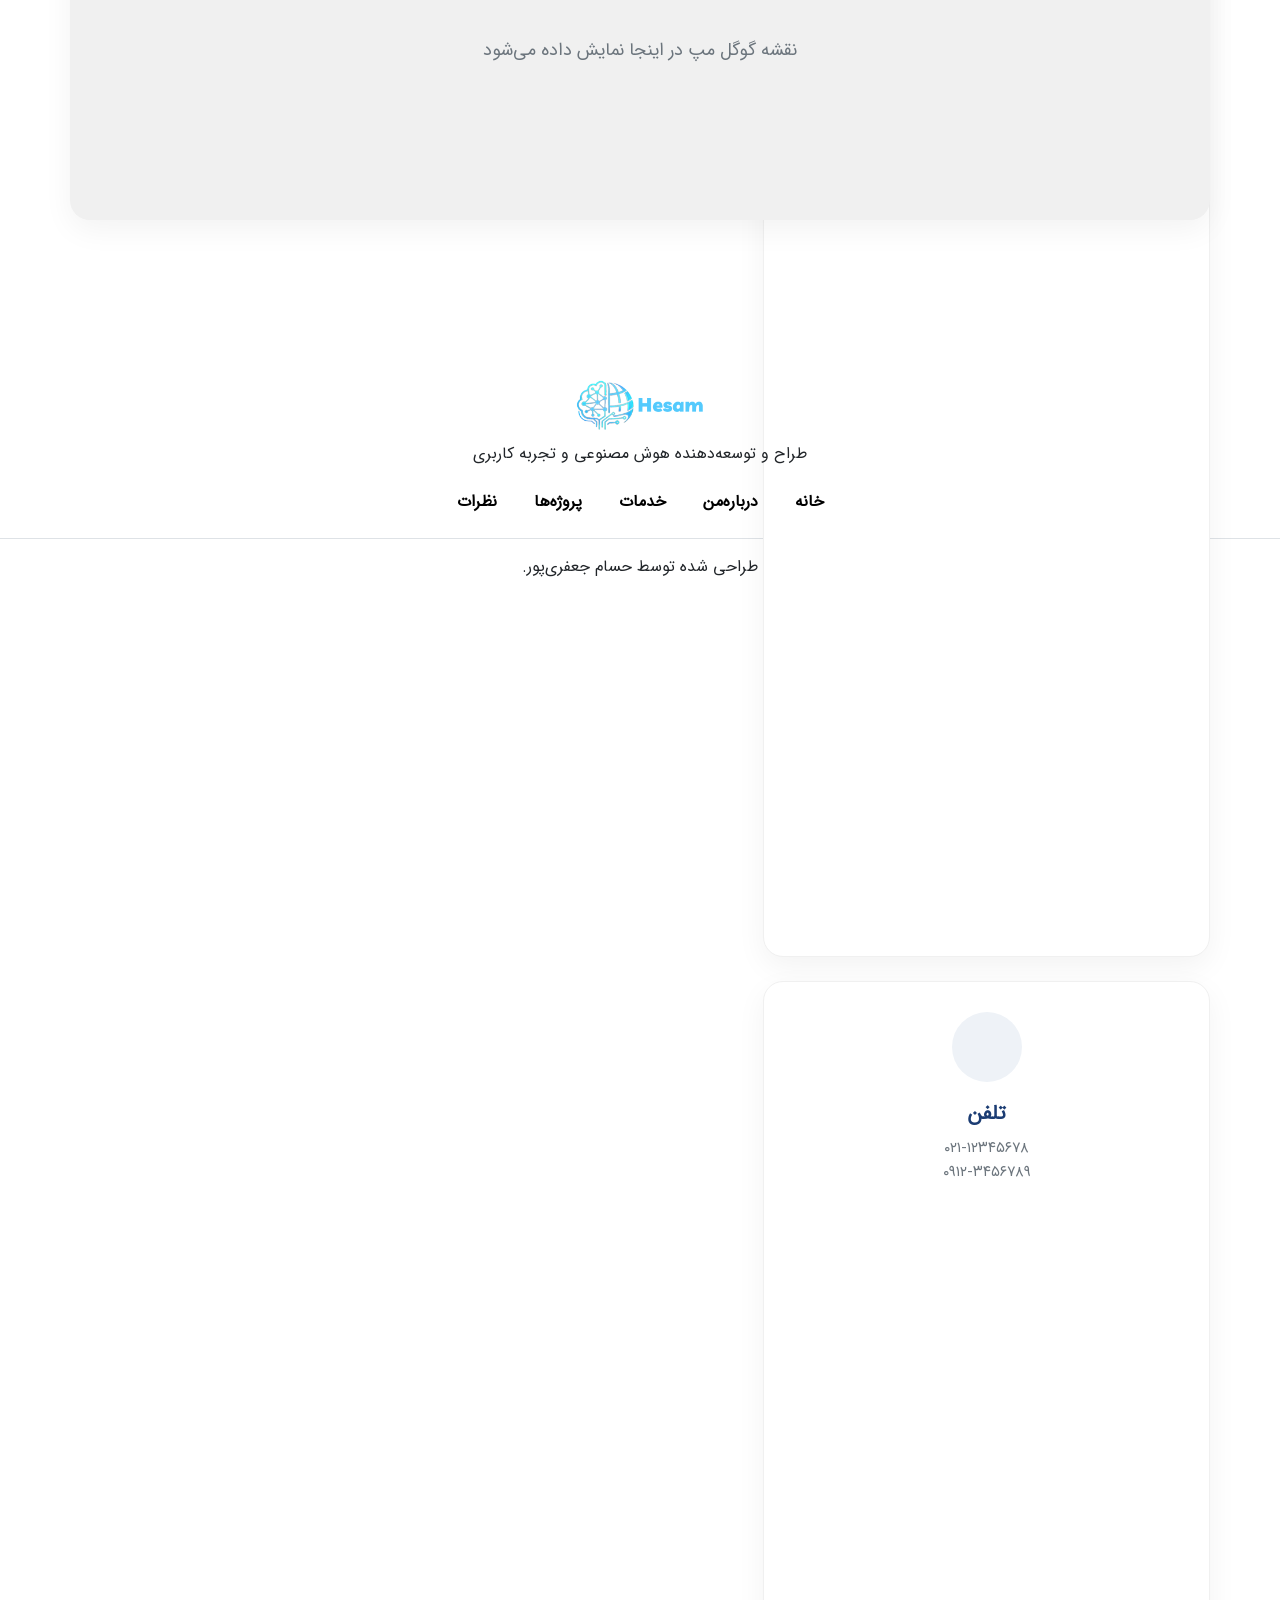
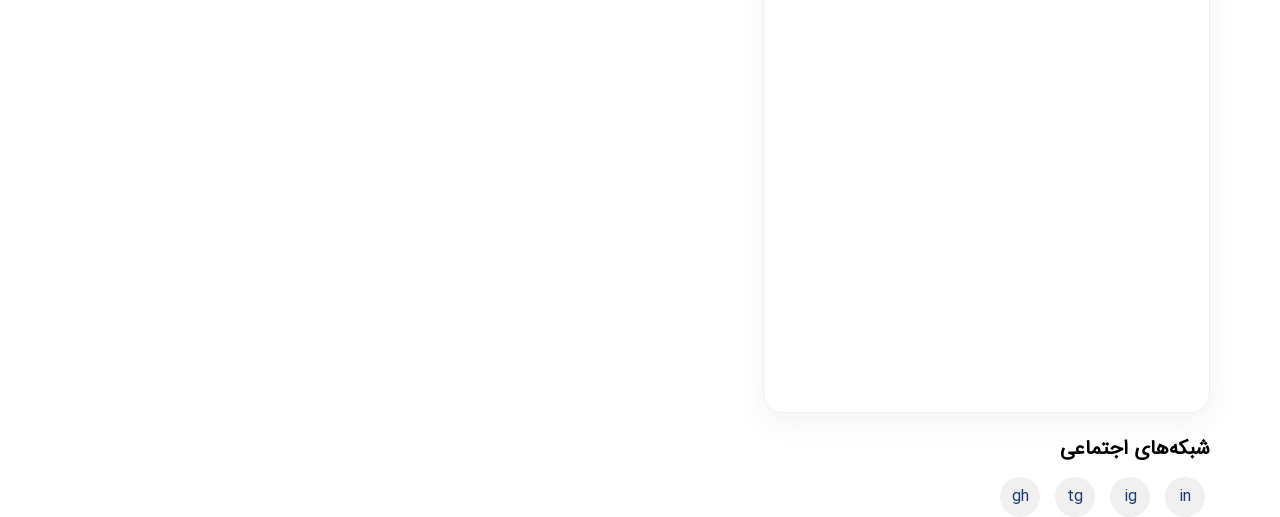
<file: call_me.html>
<!DOCTYPE html>
<html lang="fa" dir="rtl">
<head>
    <meta charset="UTF-8">
    <meta name="viewport" content="width=device-width, initial-scale=1.0">
    <title>تماس با من | حسام جعفری‌پور</title>
    <link rel="stylesheet" href="css/bootstrap.css">
    <link rel="stylesheet" href="css/style.css">
    <link rel="icon" href="image/logo_site.png" type="image/png">
    <style>
        /* استایل‌های اختصاصی صفحه تماس */
        .contact-header {
            background: linear-gradient(330deg, #faf8f8c4 0%, #2b98e60a 70%, #2b98e631 100%);
            padding-top: 120px;
            padding-bottom: 60px;
            text-align: center;
        }

        .contact-header h1 {
            font-size: 36px;
            margin-bottom: 15px;
        }

        .contact-section {
            padding: 60px 0;
        }

        .contact-card {
            background: #fff;
            border-radius: 20px;
            padding: 30px;
            box-shadow: 0 10px 30px rgba(0, 0, 0, 0.05);
            text-align: center;
            transition: all 0.3s ease;
            height: 100%;
            border: 1px solid #f0f0f0;
        }

        .contact-card:hover {
            transform: translateY(-5px);
            box-shadow: 0 15px 35px rgba(43, 153, 230, 0.1);
            border-color: #2B99E6;
        }

        .icon-box {
            width: 70px;
            height: 70px;
            background: #eef2f7;
            border-radius: 50%;
            display: flex;
            align-items: center;
            justify-content: center;
            margin: 0 auto 20px;
            color: #2B99E6;
            font-size: 28px;
            transition: all 0.3s ease;
        }

        .contact-card:hover .icon-box {
            background: #2B99E6;
            color: #fff;
        }

        .contact-card h5 {
            font-weight: bold;
            color: #1B3C73;
            margin-bottom: 10px;
        }

        .contact-card p {
            color: #6c757d;
            font-size: 15px;
            line-height: 1.6;
        }

        .contact-form-wrapper {
            background: #fff;
            border-radius: 20px;
            padding: 40px;
            box-shadow: 0 10px 30px rgba(0, 0, 0, 0.05);
            margin-top: 50px;
        }

        .form-control, .form-select {
            border-radius: 10px;
            border: 1px solid #e2e8f0;
            padding: 12px 15px;
            margin-bottom: 15px;
            background-color: #f8f9fa;
        }

        .form-control:focus, .form-select:focus {
            border-color: #2B99E6;
            box-shadow: 0 0 0 0.2rem rgba(43, 153, 230, 0.15);
            background-color: #fff;
        }

        .btn-submit-contact {
            background: linear-gradient(90deg, #1B3C73, #2B99E6);
            color: white;
            border: none;
            padding: 12px 30px;
            border-radius: 50px;
            font-weight: bold;
            transition: all 0.3s ease;
            width: 100%;
        }

        .btn-submit-contact:hover {
            transform: scale(1.02);
            color: white;
            box-shadow: 0 10px 20px rgba(43, 153, 230, 0.3);
        }

        .social-links a {
            display: inline-flex;
            justify-content: center;
            align-items: center;
            width: 40px;
            height: 40px;
            background: #f0f0f0;
            color: #1B3C73;
            border-radius: 50%;
            margin: 0 5px;
            text-decoration: none;
            transition: all 0.3s ease;
        }

        .social-links a:hover {
            background: #2B99E6;
            color: #fff;
            transform: translateY(-3px);
        }

        .map-container {
            border-radius: 20px;
            overflow: hidden;
            box-shadow: 0 10px 30px rgba(0, 0, 0, 0.05);
            height: 400px;
            background-color: #f0f0f0;
            display: flex;
            align-items: center;
            justify-content: center;
            color: #6c757d;
            font-size: 18px;
        }
    </style>
</head>
<body>
    <!-- نوار ناوبری (همانند صفحات قبلی) -->
    <nav class="navbar navbar-expand-lg navbar-light position-fixed bg-white shadow-sm">
        <div class="container-fluid">
            <a class="navbar-brand" href="index.html">
                <img src="image/logo_header_footer.png" alt="لوگو" width="100">
            </a>
            <button class="navbar-toggler" type="button" data-bs-toggle="collapse" data-bs-target="#mainMenu">
                <span class="navbar-toggler-icon"></span>
            </button>
            <div class="collapse navbar-collapse justify-content-between text-center" id="mainMenu">
                <ul class="navbar-nav mb-2 mb-lg-0">
                    <li class="nav-item"><a class="nav-link link_page" href="About.html">درباره‌من</a></li>
                    <li class="nav-item"><a class="nav-link link_page" href="Services.html">خدمات</a></li>
                    <li class="nav-item"><a class="nav-link link_page" href="projects.html">پروژه‌ها</a></li>
                    <li class="nav-item"><a class="nav-link link_page" href="testimonials.html">نظرات</a></li>
                    <li class="nav-item"><a class="nav-link link_page active" href="contact.html">تماس با من</a></li>
                </ul>
                <a class="btn_link_page nav-link" href="contact.html">تماس با من</a>
            </div>
        </div>
    </nav>

    <!-- هدر صفحه تماس -->
    <header class="contact-header">
        <div class="container">
            <h1 class="p_bold">ارتباط با <span class="color_asli">من</span></h1>
            <p class="pragraf mt-3">برای شروع پروژه جدید یا هرگونه سوال، با من در ارتباط باشید</p>
        </div>
    </header>

    <div class="container contact-section">
        <div class="row g-5">
            
            <div class="col-lg-5">
                <h3 class="p_bold mb-4">اطلاعات تماس</h3>
                <p class="text-secondary mb-4">
                    خوشحال می‌شوم در مورد پروژه‌های هوش مصنوعی، طراحی UI/UX یا مشاوره فنی با شما صحبت کنم.
                </p>

                <div class="contact-card mb-4">
                    <div class="icon-box">
                        <i class="bi bi-geo-alt-fill"></i> <!-- آیکون مکان -->
                    </div>
                    <h5>آدرس</h5>
                    <p>تهران، خیابان ولیعصر، برج فناوری، طبقه ۵<br>ایران</p>
                </div>

                <div class="contact-card mb-4">
                    <div class="icon-box">
                        <i class="bi bi-envelope-fill"></i> <!-- آیکون ایمیل -->
                    </div>
                    <h5>ایمیل</h5>
                    <p>info@hessamjafari.com<br>support@hessamjafari.com</p>
                </div>

                <div class="contact-card mb-4">
                    <div class="icon-box">
                        <i class="bi bi-telephone-fill"></i> <!-- آیکون تلفن -->
                    </div>
                    <h5>تلفن</h5>
                    <p>۰۲۱-۱۲۳۴۵۶۷۸<br>۰۹۱۲-۳۴۵۶۷۸۹</p>
                </div>

                <div class="mt-4">
                    <h5 class="p_bold mb-3">شبکه‌های اجتماعی</h5>
                    <div class="social-links">
                        <a href="#" title="لینکدین">in</a>
                        <a href="#" title="اینستاگرام">ig</a>
                        <a href="#" title="تلگرام">tg</a>
                        <a href="#" title="گیت‌هاب">gh</a>
                    </div>
                </div>
            </div>

            <!-- ستون فرم تماس -->
            <div class="col-lg-7">
                <div class="contact-form-wrapper">
                    <h3 class="p_bold mb-4">ارسال پیام</h3>
                    <form id="contactForm">
                        <div class="row g-3">
                            <div class="col-md-6">
                                <input type="text" class="form-control" placeholder="نام و نام خانوادگی" required>
                            </div>
                            <div class="col-md-6">
                                <input type="email" class="form-control" placeholder="ایمیل شما" required>
                            </div>
                            <div class="col-12">
                                <input type="text" class="form-control" placeholder="موضوع پیام" required>
                            </div>
                            <div class="col-12">
                                <select class="form-select">
                                    <option selected>انتخاب کنید...</option>
                                    <option value="1">پروژه طراحی UI/UX</option>
                                    <option value="2">پروژه هوش مصنوعی</option>
                                    <option value="3">مشاوره فنی</option>
                                    <option value="4">سایر موارد</option>
                                </select>
                            </div>
                            <div class="col-12">
                                <textarea class="form-control" rows="5" placeholder="متن پیام شما..." required></textarea>
                            </div>
                            <div class="col-12">
                                <button type="submit" class="btn-submit-contact">ارسال پیام</button>
                            </div>
                        </div>
                    </form>
                </div>
            </div>
        </div>

        <!-- بخش نقشه (نمادین) -->
        <div class="row mt-5">
            <div class="col-12">
                <div class="map-container">
                    <!-- در اینجا می‌توانید کد iframe گوگل مپ را قرار دهید -->
                    <div>
                        <i class="bi bi-map" style="font-size: 40px; margin-bottom: 10px;"></i><br>
                        نقشه گوگل مپ در اینجا نمایش داده می‌شود
                    </div>
                </div>
            </div>
        </div>
    </div>

    <!-- فوتر (همانند صفحات قبلی) -->
    <footer class="mt-5 pt-5 pb-3">
        <div class="logo_footer text-center">
            <img src="image/logo_header_footer.png" width="130">
        </div>
        <div class="tozih text-center mainMenu mt-2">
            <p>طراح و توسعه‌دهنده هوش مصنوعی و تجربه کاربری</p>
        </div>
        <div class="links_footer text-center">
            <a href="index.html" class="nav-link d-inline-block p_bold">خانه</a>
            <a href="About.html" class="nav-link d-inline-block p_bold">درباره‌من</a>
            <a href="Services.html" class="nav-link d-inline-block p_bold">خدمات</a>
            <a href="projects.html" class="nav-link d-inline-block p_bold">پروژه‌ها</a>
            <a href="testimonials.html" class="nav-link d-inline-block p_bold">نظرات</a>
        </div>
        <div class="border-top text-center mt-3 justify-center">
            <p class="mt-3">طراحی شده توسط حسام جعفری‌پور.</p>
        </div>
    </footer>

    <script src="https://cdn.jsdelivr.net/npm/bootstrap@5.3.3/dist/js/bootstrap.bundle.min.js"></script>
    <script>
        // اسکریپت برای نمایش پیام موفقیت پس از ارسال پیام
        document.getElementById('contactForm').addEventListener('submit', function(e) {
            e.preventDefault();
            alert('پیام شما با موفقیت ارسال شد! به زودی با شما تماس می‌گیریم.');
            this.reset();
        });
    </script>
</body>
</html>
</file>
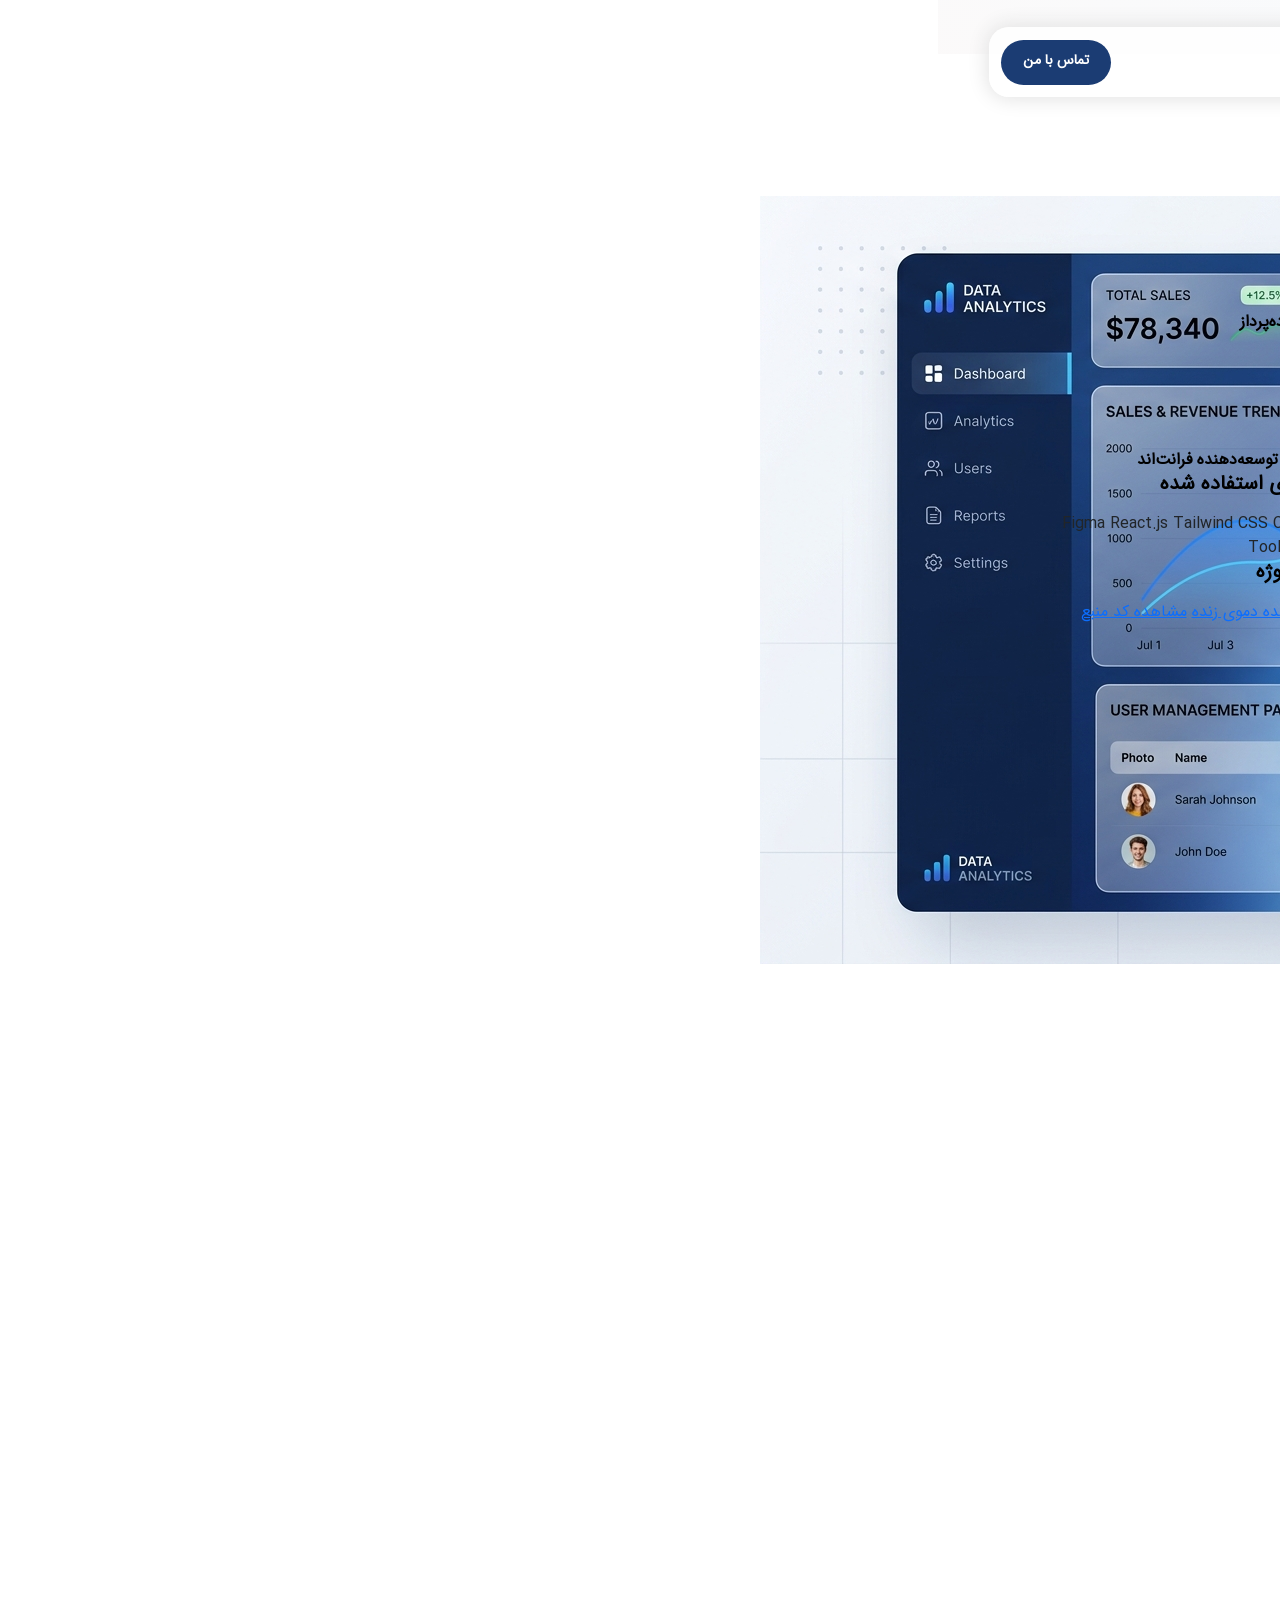
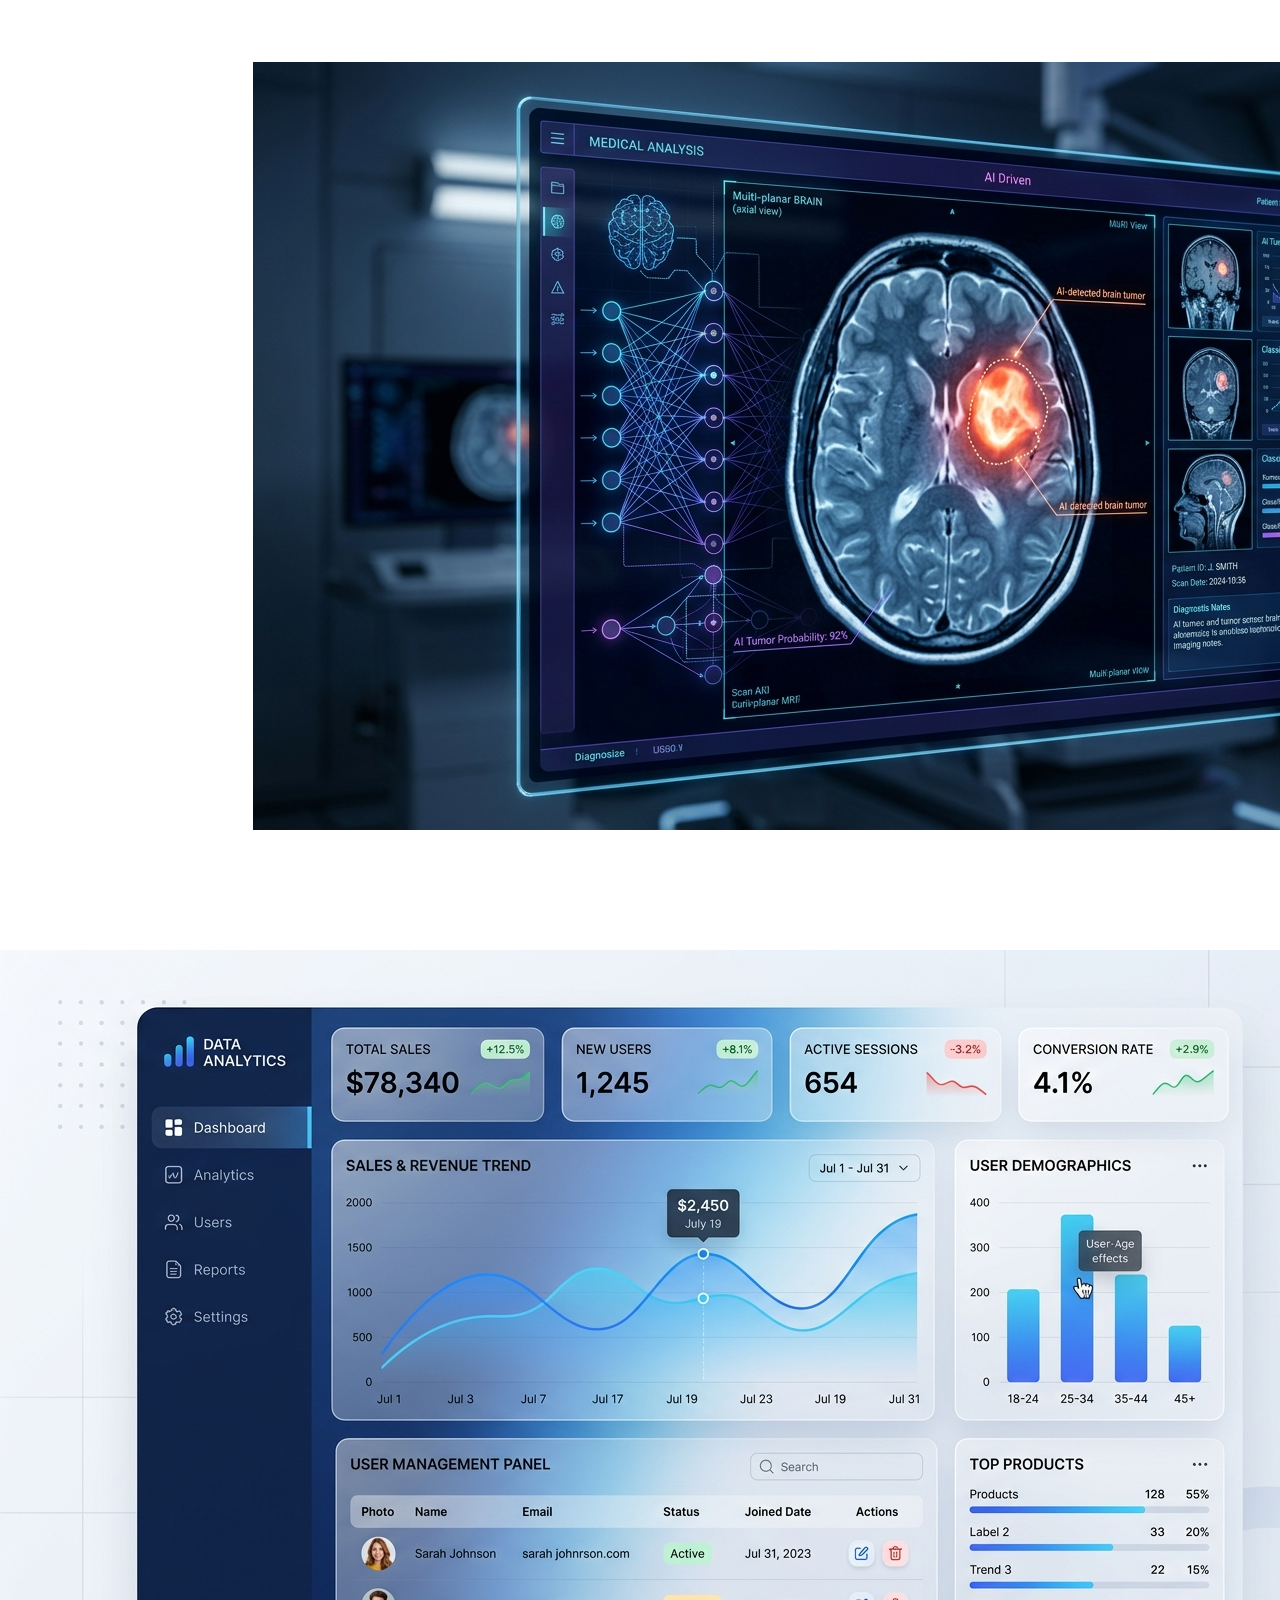
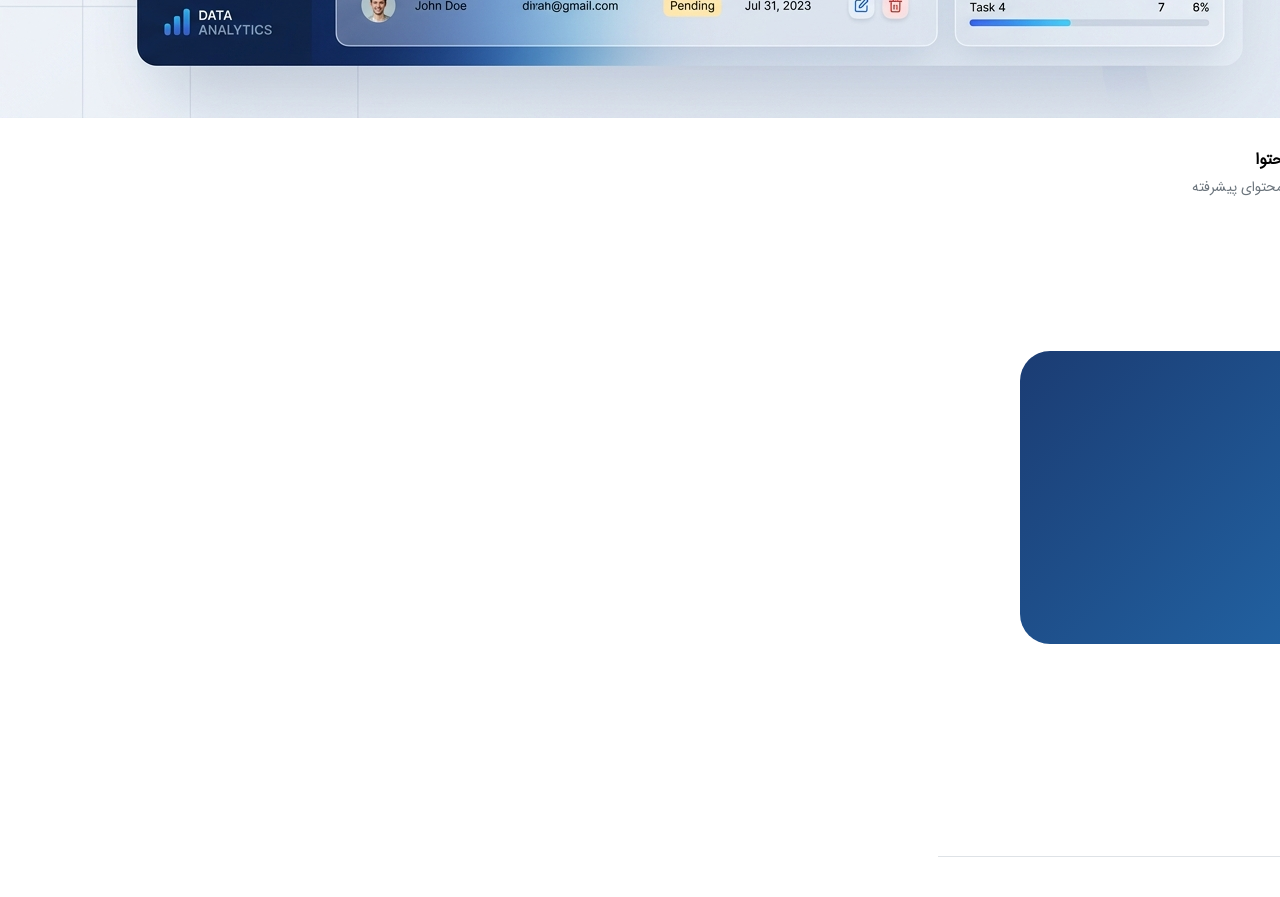
<file: details_project.html>
<!DOCTYPE html>
<html lang="fa" dir="rtl">
<head>
    <meta charset="UTF-8">
    <meta name="viewport" content="width=device-width, initial-scale=1.0">
    <title>جزئیات پروژه | پنل مدیریت هوشمند | حسام جعفری‌پور</title>
    <link rel="stylesheet" href="css/bootstrap.css">
    <link rel="stylesheet" href="css/style.css">
    <link rel="icon" href="image/logo_site.png" type="image/png">
    <style>

    </style>
</head>
<body>

    <header>
        <nav class="navbar navbar-expand-lg navbar-light position-fixed">
            <div class="container-fluid">
                <a class="navbar-brand" href="index.html">
                    <img src="image/logo_header_footer.png" class="d-inline-block align-top" alt="لوگو سایت" width="100">
                </a>
                <button class="navbar-toggler" type="button" data-bs-toggle="collapse" data-bs-target="#mainMenu"
                    aria-controls="mainMenu" aria-expanded="false" aria-label="Toggle navigation">
                    <span class="navbar-toggler-icon"></span>
                </button>
                <div class="collapse navbar-collapse justify-content-between text-center" id="mainMenu">
                    <ul class="navbar-nav mb-2 mb-lg-0">
                        <li class="nav-item"><a class="nav-link link_page" href="index.html">خانه</a></li>
                        <li class="nav-item"><a class="nav-link link_page" href="About.html">درباره‌من</a></li>
                        <li class="nav-item"><a class="nav-link link_page" href="Services.html">خدمات</a></li>
                        <li class="nav-item"><a class="nav-link link_page" href="nazar.html">نظرات</a></li>
                    </ul>
                    <a class="btn_link_page nav-link" href="#">تماس با من</a>
                </div>
            </div>
        </nav>
    </header>

    <!-- هدر صفحه جزئیات -->
    <div class="project-detail-header text-center">
        <div class="container">
            <a href="project.html" class="back-to-projects">
                <svg width="20" height="20" viewBox="0 0 24 24" fill="none" stroke="currentColor" stroke-width="2">
                    <path d="M19 12H5M12 19l-7-7 7-7"/>
                </svg>
                بازگشت به پروژه‌ها
            </a>
            <span class="ui rounded-pill p_bold" style="display: inline-block; padding: 5px 20px;">UI/UX</span>
            <span class="dashbord rounded-pill p_bold" style="display: inline-block; padding: 5px 20px;">داشبورد</span>
            <h1 class="p_bold mt-3">پنل مدیریت هوشمند</h1>
            <p class="pragraf mt-2">طراحی رابط کاربری پنل ادمین با تمرکز بر نمایش داده‌ها و تجربه کاربری روان</p>
        </div>
    </div>

    <!-- اطلاعات اصلی پروژه -->
    <div class="project-info-section">
        <div class="container">
            <div class="row">
                <div class="col-lg-8">
                    <img src="image/modiriat.jpeg" class="project-main-img" alt="پنل مدیریت هوشمند">
                    
                    <div class="mt-4">
                        <h3 class="p_bold">درباره پروژه</h3>
                        <p class="pragraf mt-3">
                            پنل مدیریت هوشمند یک داشبورد حرفه‌ای برای مدیریت داده‌ها، کاربران و گزارشات سازمانی است. 
                            این پروژه با هدف ساده‌سازی فرآیندهای مدیریتی و افزایش بهره‌وری تیم‌های اجرایی طراحی شده است.
                            تمرکز اصلی بر روی نمایش بصری داده‌ها و ارائه تجربه کاربری روان و بدون پیچیدگی بود.
                        </p>
                        
                        <h4 class="p_bold mt-4">چالش‌های پروژه</h4>
                        <p class="pragraf">
                            مهم‌ترین چالش در این پروژه، نمایش حجم بالای داده‌ها به شکلی بود که کاربر به راحتی بتواند 
                            اطلاعات کلیدی را استخراج کند. همچنین نیاز به طراحی سیستمی داشتیم که در عین قدرتمندی، 
                            برای کاربران غیرتخصصی نیز ساده و قابل درک باشد.
                        </p>
                        
                        <h4 class="p_bold mt-4">راه‌حل ارائه شده</h4>
                        <p class="pragraf">
                            با تحلیل نیازهای کاربران و مطالعه الگوهای رفتاری، داشبوردی طراحی شد که اطلاعات مهم در 
                            نگاه اول قابل مشاهده باشد. از نمودارهای تعاملی، فیلترهای پیشرفته و ویجت‌های شخصی‌سازی شده 
                            برای بهبود تجربه کاربری استفاده شد.
                        </p>
                        
                        <h4 class="p_bold mt-4">ویژگی‌های کلیدی</h4>
                        <ul class="feature-list">
                            <li>داشبورد اختصاصی با قابلیت شخصی‌سازی ویجت‌ها</li>
                            <li>گزارش‌گیری پیشرفته با خروجی Excel و PDF</li>
                            <li>نمودارهای تعاملی و تحلیل لحظه‌ای داده‌ها</li>
                            <li>سیستم احراز هویت دو مرحله‌ای</li>
                            <li>پنل مدیریت کاربران با سطوح دسترسی مختلف</li>
                            <li>نمایش آنلاین و آفلاین کاربران</li>
                        </ul>
                        
                        <h4 class="p_bold mt-4">گالری تصاویر</h4>
                        <div class="row mt-3">
                            <div class="col-md-4">
                                <img src="image/modiriat.jpeg" class="project-gallery-img" alt="گالری 1">
                            </div>
                            <div class="col-md-4">
                                <img src="image/hoviat.jpeg" class="project-gallery-img" alt="گالری 2">
                            </div>
                            <div class="col-md-4">
                                <img src="image/tashhkis.jpeg" class="project-gallery-img" alt="گالری 3">
                            </div>
                        </div>
                    </div>
                </div>
                
                <div class="col-lg-4">
                    <div class="project-meta">
                        <div class="project-meta-item">
                            <div class="meta-icon">📅</div>
                            <div>
                                <div class="small text-secondary">تاریخ انجام</div>
                                <div class="p_bold">۱۴۰۳ - آبان ماه</div>
                            </div>
                        </div>
                        <div class="project-meta-item">
                            <div class="meta-icon">👤</div>
                            <div>
                                <div class="small text-secondary">کارفرما</div>
                                <div class="p_bold">شرکت نوین داده‌پرداز</div>
                            </div>
                        </div>
                        <div class="project-meta-item">
                            <div class="meta-icon">⏱️</div>
                            <div>
                                <div class="small text-secondary">زمان اجرا</div>
                                <div class="p_bold">۳ ماه</div>
                            </div>
                        </div>
                        <div class="project-meta-item">
                            <div class="meta-icon">🛠️</div>
                            <div>
                                <div class="small text-secondary">نقش من</div>
                                <div class="p_bold">طراح UI/UX و توسعه‌دهنده فرانت‌اند</div>
                            </div>
                        </div>
                    </div>
                    
                    <div class="project-meta">
                        <h5 class="p_bold">تکنولوژی‌های استفاده شده</h5>
                        <div class="mt-3">
                            <span class="tech-tag">Figma</span>
                            <span class="tech-tag">React.js</span>
                            <span class="tech-tag">Tailwind CSS</span>
                            <span class="tech-tag">Chart.js</span>
                            <span class="tech-tag">Redux Toolkit</span>
                            <span class="tech-tag">REST API</span>
                        </div>
                    </div>
                    
                    <div class="project-meta">
                        <h5 class="p_bold">لینک‌های پروژه</h5>
                        <div class="mt-3 text-center">
                            <a href="#" class="btn-project-demo">مشاهده دموی زنده</a>
                            <a href="#" class="btn-project-code">مشاهده کد منبع</a>
                        </div>
                    </div>
                </div>
            </div>
        </div>
    </div>

    <!-- پروژه‌های مرتبط -->
    <div class="container pb-5">
        <div class="text-center mb-5">
            <h2 class="p_bold">پروژه‌های <span class="color_asli">مرتبط</span></h2>
            <p class="pragraf">پروژه‌های مشابه در حوزه UI/UX و طراحی داشبورد</p>
        </div>
        <div class="row">
            <div class="col-md-4">
                <div class="related-project">
                    <img src="image/hoviat.jpeg" alt="پروژه مرتبط">
                    <div class="related-body">
                        <span class="logo rounded-pill p_bold" style="padding: 3px 15px; font-size: 11px;">UI/UX</span>
                        <h6 class="p_bold mt-2">طراحی اپلیکیشن فروشگاهی</h6>
                        <p class="small text-secondary">طراحی رابط کاربری اپلیکیشن خرید آنلاین</p>
                        <a href="#" class="btn-view mt-2 d-inline-block" style="padding: 6px 20px; font-size: 13px;">مشاهده</a>
                    </div>
                </div>
            </div>
            <div class="col-md-4">
                <div class="related-project">
                    <img src="image/tashhkis.jpeg" alt="پروژه مرتبط">
                    <div class="related-body">
                        <span class="ui rounded-pill p_bold" style="padding: 3px 15px; font-size: 11px;">داشبورد</span>
                        <h6 class="p_bold mt-2">سیستم تحلیل داده فروش</h6>
                        <p class="small text-secondary">داشبورد تحلیلی برای شرکت‌های فروشگاهی</p>
                        <a href="#" class="btn-view mt-2 d-inline-block" style="padding: 6px 20px; font-size: 13px;">مشاهده</a>
                    </div>
                </div>
            </div>
            <div class="col-md-4">
                <div class="related-project">
                    <img src="image/modiriat.jpeg" alt="پروژه مرتبط">
                    <div class="related-body">
                        <span class="dashbord rounded-pill p_bold" style="padding: 3px 15px; font-size: 11px;">مدیریت</span>
                        <h6 class="p_bold mt-2">پنل مدیریت محتوا</h6>
                        <p class="small text-secondary">سیستم مدیریت محتوای پیشرفته</p>
                        <a href="#" class="btn-view mt-2 d-inline-block" style="padding: 6px 20px; font-size: 13px;">مشاهده</a>
                    </div>
                </div>
            </div>
        </div>
    </div>

    <!-- CTA بخش -->
    <div class="container mb-5">
        <div class="cta_services text-center">
            <h2 class="p_bold" style="color: white;">پروژه مشابه نیاز دارید؟</h2>
            <p class="pragraf" style="color: rgba(255,255,255,0.9);">من آماده همکاری در پروژه‌های طراحی UI/UX و توسعه هستم</p>
            <a href="#" class="cta_btn mt-3 d-inline-block">درخواست همکاری</a>
        </div>
    </div>

    <footer>
        <div class="logo_footer text-center">
            <img src="image/logo_header_footer.png" width="130">
        </div>
        <div class="tozih text-center mainMenu mt-2">
            <p>طراح و توسعه‌دهنده هوش مصنوعی و تجربه کاربری</p>
        </div>
        <div class="links_footer text-center">
            <a href="#" class="nav-link d-inline-block p_bold">درباره‌من</a>
            <a href="#" class="nav-link d-inline-block p_bold">خدمات</a>
            <a href="#" class="nav-link d-inline-block p_bold">پروژه‌ها</a>
            <a href="#" class="nav-link d-inline-block p_bold">نظرات</a>
        </div>
        <div class="border-top text-center mt-3 justify-center">
            <p class="mt-3">طراحی شده توسط حسام جعفری‌پور.</p>
        </div>
    </footer>

    <script src="js/jquery.min.js"></script>
    <script src="js/bootstrap.min.js"></script>
    <script src="js/script.js"></script>
</body>
</html>
</file>
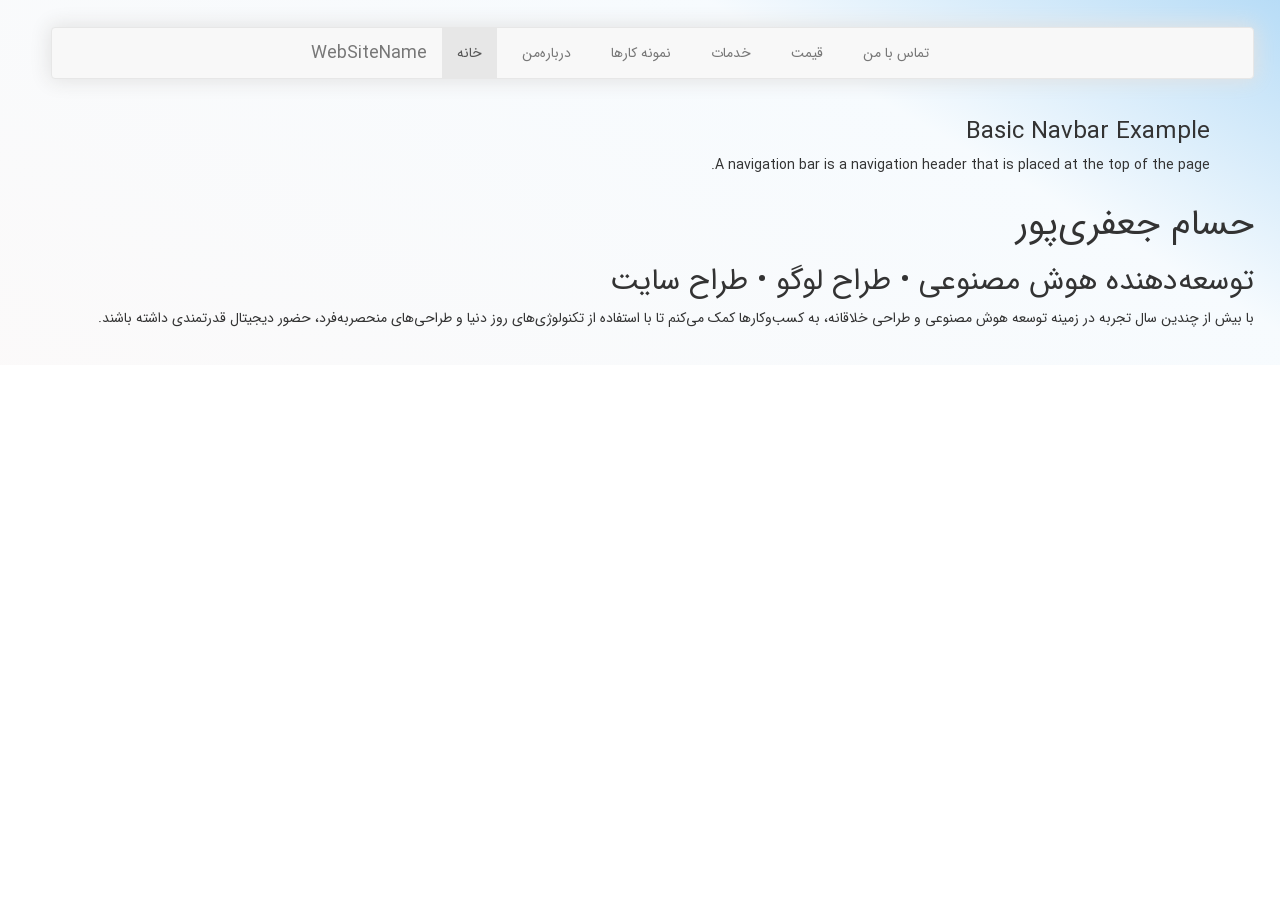
<file: index_old.html>
<html>
    <head>
        <meta charset="utf-8" />
        <meta http-equiv="X-UA-Compatible" content="IE=edge" />
        <!-- <meta name="viewport" content="width=device-width, initial-scale=1, shrink-to-fit=no" /> -->
        <!-- <link rel="icon" href="icon.png" type="image/gif" sizes="16x16"> -->
        <link rel="icon" href="images/icon.png" type="image/png">
        <meta name="description" content="نوین سازه البرز" />
        <meta name="author" content="حسام جعفری پور" />
        <meta name="viewport" content="width=device-width, initial-scale=1">
        <link rel="stylesheet" href="https://maxcdn.bootstrapcdn.com/bootstrap/3.4.1/css/bootstrap.min.css">
        <script src="https://ajax.googleapis.com/ajax/libs/jquery/3.7.1/jquery.min.js"></script>
        <script src="https://maxcdn.bootstrapcdn.com/bootstrap/3.4.1/js/bootstrap.min.js"></script>
        <link rel="stylesheet" href="css/style.css">
    </head>
    <body>
        <header>
            <nav class="navbar navbar-default">
                <div class="container-fluid">
                  <div class="navbar-header">
                    <a class="navbar-brand" href="#">WebSiteName</a>
                  </div>
                  <ul class="nav navbar-nav">
                    <li class="active"><a href="#">خانه</a></li>
                    <li><a href="#">درباره‌من</a></li>
                    <li><a href="#">نمونه کار‌ها</a></li>
                    <li><a href="#">خدمات</a></li>
                    <li><a href="#">قیمت</a></li>
                    <li><a href="#">تماس با من</a></li>
                  </ul>
                </div>
              </nav>
                
              <div class="container">
                <h3>Basic Navbar Example</h3>
                <p>A navigation bar is a navigation header that is placed at the top of the page.</p>
              </div>

            <div>
                <h1>حسام جعفری‌پور</h1>
                <h2>توسعه‌دهنده هوش مصنوعی • طراح لوگو • طراح سایت</h2>
                <p>با بیش از چندین سال تجربه در زمینه توسعه هوش مصنوعی و طراحی خلاقانه، به کسب‌وکارها کمک می‌کنم تا با استفاده از تکنولوژی‌های روز دنیا و طراحی‌های منحصربه‌فرد، حضور دیجیتال قدرتمندی داشته باشند. </p>
            </div>

        </header>

    </body>
</html>
</file>
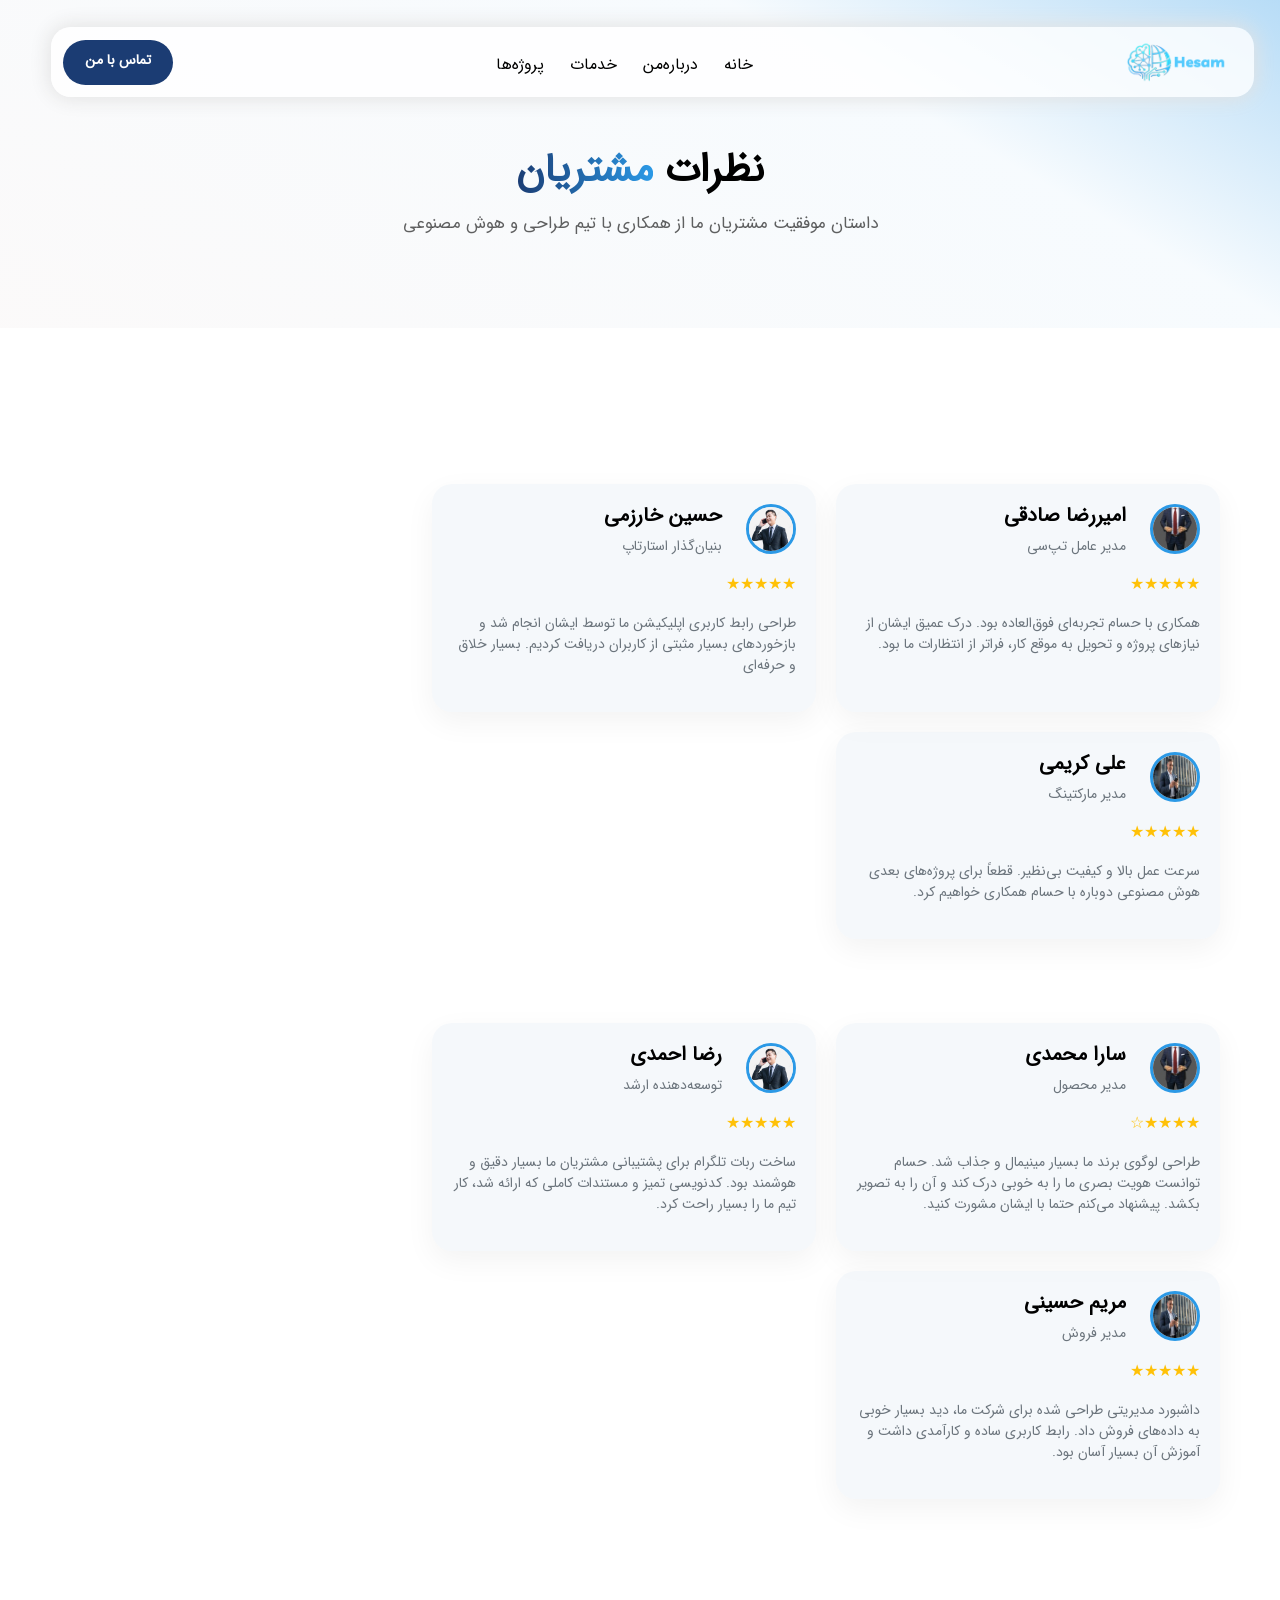
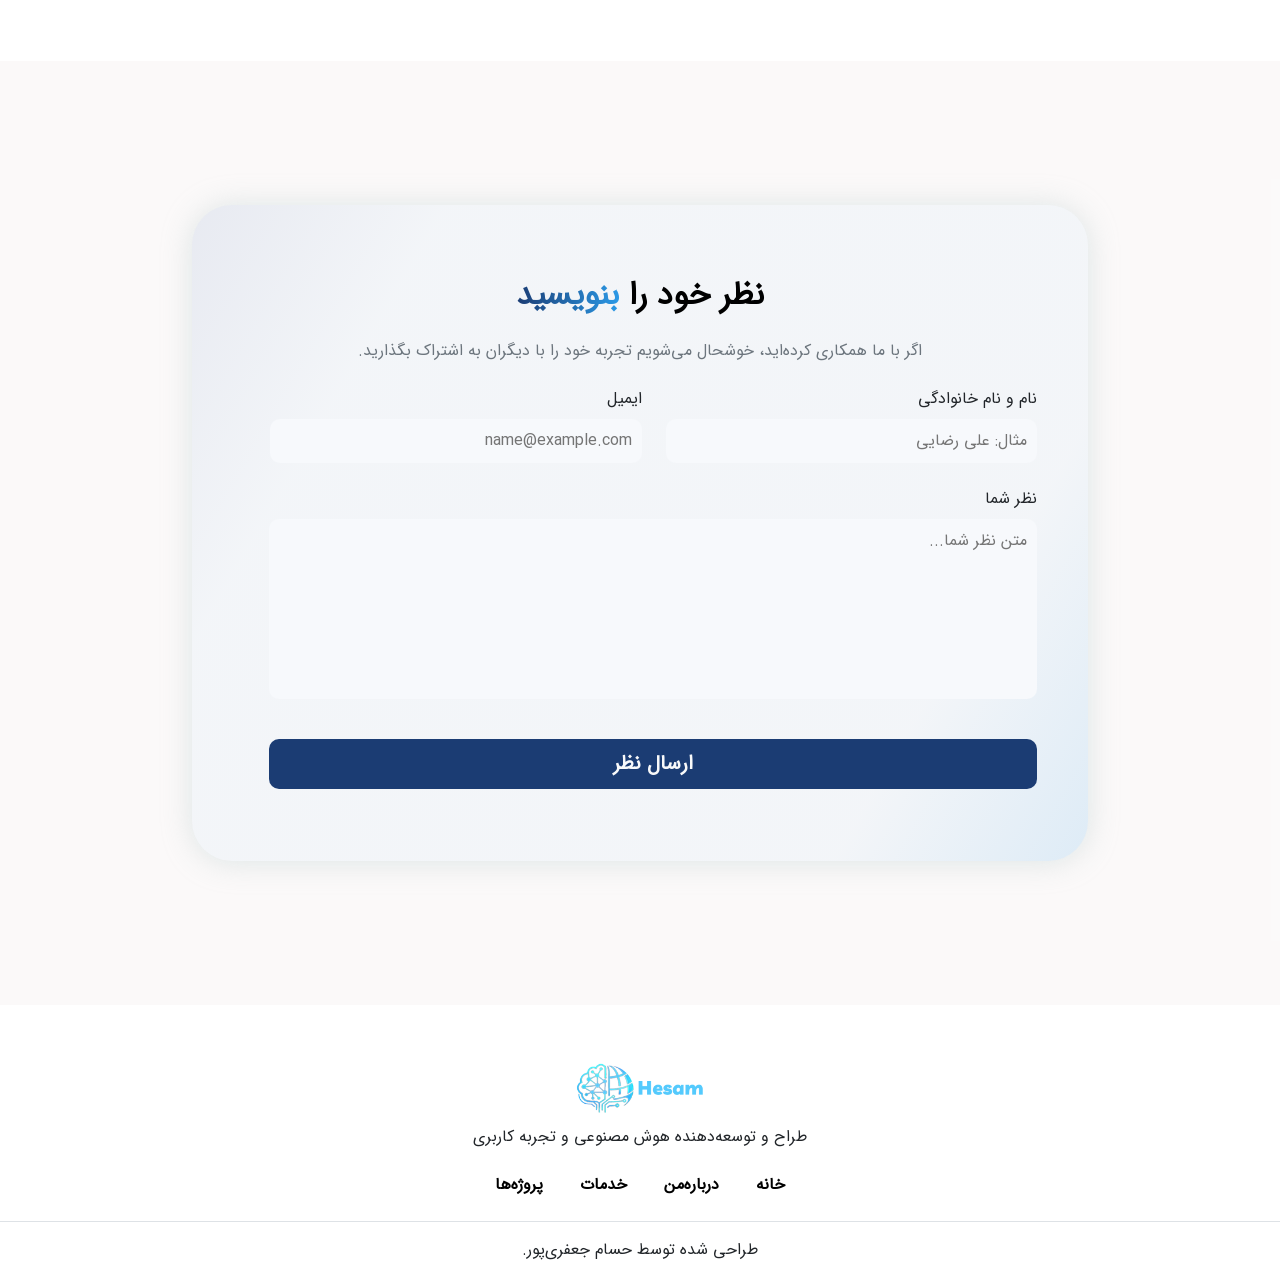
<file: nazar.html>
<!DOCTYPE html>
<html lang="fa" dir="rtl">
<head>
    <meta charset="UTF-8">
    <meta name="viewport" content="width=device-width, initial-scale=1.0">
    <title>نظرات مشتریان | حسام جعفری‌پور</title>
    <link rel="stylesheet" href="css/bootstrap.css">
    <link rel="stylesheet" href="css/style.css">
    <link rel="icon" href="image/logo_site.png" type="image/png">
</head>
<body>
<header>
    <nav class="navbar navbar-expand-lg navbar-light position-fixed ">
        <div class="container-fluid">

            <a class="navbar-brand" href="index.html">
                <img src="image/logo_header_footer.png" class="d-inline-block align-top" alt="لوگو سایت نوین سازه البرز" width="100">
            </a>

            <button class="navbar-toggler " type="button" data-bs-toggle="collapse" data-bs-target="#mainMenu"
            aria-controls="mainMenu" aria-expanded="false" aria-label="Toggle navigation">
            <span class="navbar-toggler-icon"></span>
            </button>

            <div class="collapse navbar-collapse justify-content-between text-center" id="mainMenu">
            <ul class="navbar-nav mb-2 mb-lg-0">
                <li class="nav-item"><a class="nav-link link_page" href="index.html">خانه</a></li>
                <li class="nav-item"><a class="nav-link link_page" href="about.html">درباره‌من</a></li>
                <li class="nav-item"><a class="nav-link link_page" href="services.html">خدمات</a></li>
                <li class="nav-item"><a class="nav-link link_page" href="project.html">پروژه‌ها</a></li>
            </ul>

            <a class="btn_link_page nav-link" href="#">تماس با من</a>
            </div>

        </div>
    </nav>

    
    <div class="container text-center py-5 mt-5">
        <h1 class="p_bold mt-4">نظرات <span class="color_asli">مشتریان</span></h1>
        <p class="pragraf mt-3">داستان موفقیت مشتریان ما از همکاری با تیم طراحی و هوش مصنوعی</p>
    </div>
</header>

    <div class="nazarat">
        <div class="row body_nazarat mt-5">
            <div class="col-12 col-lg-4 nazar ">
                <div class="header_moshtari">
                    <div class="img_moshtari ms-4">
                        <img src="image/moshtari1.jpeg" width="50" height="50">
                    </div>
                    <div class="moarfi">
                        <h6 class="p_bold mainMenu lead">امیررضا صادقی</h6><br>
                        <p class="small text-secondary">مدیر عامل تپ‌سی</p>
                    </div>
                </div>
                <span class="text-warning mt-5">★★★★★</span>
                <p class="small text-secondary mt-3">همکاری با حسام تجربه‌ای فوق‌العاده بود. درک عمیق ایشان از نیازهای پروژه و تحویل به موقع کار، فراتر از انتظارات ما بود.</p>
            </div>
            <div class=" col-12 col-lg-4 nazar ">
                <div class="header_moshtari">
                    <div class="img_moshtari ms-4">
                        <img src="image/moshtari2.png" width="50" height="50">
                    </div>
                    <div class="moarfi">
                        <h6 class="p_bold mainMenu lead">حسین خارزمی</h6><br>
                        <p class="small text-secondary">بنیان‌گذار استارتاپ</p>
                    </div>
                </div>
                <span class="text-warning mt-5">★★★★★</span>
                <p class="small text-secondary mt-3">طراحی رابط کاربری اپلیکیشن ما توسط ایشان انجام شد و بازخوردهای بسیار مثبتی از کاربران دریافت کردیم. بسیار خلاق و حرفه‌ای</p>
            </div>
            <div class="col-12 col-lg-4 nazar">
                <div class="header_moshtari">
                    <div class="img_moshtari ms-4">
                        <img src="image/moshtari3.jpeg" width="50" height="50">
                    </div>
                    <div class="moarfi">
                        <h6 class="p_bold mainMenu lead">علی کریمی</h6><br>
                        <p class="small text-secondary">مدیر مارکتینگ</p>
                    </div>
                </div>
                <span class="text-warning mt-5">★★★★★</span>
                <p class="small text-secondary mt-3">سرعت عمل بالا و کیفیت بی‌نظیر. قطعاً برای پروژه‌های بعدی هوش مصنوعی دوباره با حسام همکاری خواهیم کرد.</p>
            </div>
        </div>
    </div>

    <div class="nazarat" style="margin-top: -20vh;">
        <div class="row body_nazarat mt-5">
            <div class="col-12 col-lg-4 nazar ">
                <div class="header_moshtari">
                    <div class="img_moshtari ms-4">
                        <img src="image/moshtari1.jpeg" width="50" height="50">
                    </div>
                    <div class="moarfi">
                        <h6 class="p_bold mainMenu lead">سارا محمدی</h6><br>
                        <p class="small text-secondary">مدیر محصول</p>
                    </div>
                </div>
                <span class="text-warning mt-5">★★★★☆</span>
                <p class="small text-secondary mt-3">طراحی لوگوی برند ما بسیار مینیمال و جذاب شد. حسام توانست هویت بصری ما را به خوبی درک کند و آن را به تصویر بکشد. پیشنهاد می‌کنم حتما با ایشان مشورت کنید.</p>
            </div>
            <div class=" col-12 col-lg-4 nazar ">
                <div class="header_moshtari">
                    <div class="img_moshtari ms-4">
                        <img src="image/moshtari2.png" width="50" height="50">
                    </div>
                    <div class="moarfi">
                        <h6 class="p_bold mainMenu lead">رضا احمدی</h6><br>
                        <p class="small text-secondary">توسعه‌دهنده ارشد</p>
                    </div>
                </div>
                <span class="text-warning mt-5">★★★★★</span>
                <p class="small text-secondary mt-3">ساخت ربات تلگرام برای پشتیبانی مشتریان ما بسیار دقیق و هوشمند بود. کدنویسی تمیز و مستندات کاملی که ارائه شد، کار تیم ما را بسیار راحت کرد.</p>
            </div>
            <div class="col-12 col-lg-4 nazar">
                <div class="header_moshtari">
                    <div class="img_moshtari ms-4">
                        <img src="image/moshtari3.jpeg" width="50" height="50">
                    </div>
                    <div class="moarfi">
                        <h6 class="p_bold mainMenu lead">مریم حسینی</h6><br>
                        <p class="small text-secondary">مدیر فروش</p>
                    </div>
                </div>
                <span class="text-warning mt-5">★★★★★</span>
                <p class="small text-secondary mt-3">داشبورد مدیریتی طراحی شده برای شرکت ما، دید بسیار خوبی به داده‌های فروش داد. رابط کاربری ساده و کارآمدی داشت و آموزش آن بسیار آسان بود.</p>
            </div>
        </div>
    </div>

    <div class="natije">
        <div class="dakhel_natije display-flex ">
           <img src="image/true.gif" class="mt-4" width="100" height="100">
           <h4 class="mt-3">پیام شما با موفقیت ارسال شد!</h4>
           <button id="btn_ok" onclick="btn()">تأیید</button>
        </div>
    </div>

    <div class="hamkari">
        <div class="dakhel_hamkari">
            <div class="header_dakhel">
                <h2 class="p_bold mb-4">نظر خود را <span class="color_asli">بنویسید</span></h2>
                <p class="text-secondary mb-4">اگر با ما همکاری کرده‌اید، خوشحال می‌شویم تجربه خود را با دیگران به اشتراک بگذارید.</p>
            </div>
            <form action="" method="post" id="form">
                <div class="d-inline-flex">
                    <div class="div_namefull ms-4 input_head">
                        <label>نام و نام خانوادگی</label><br>
                        <input id="namefull" name="namefull" placeholder="مثال: علی رضایی" class=" mt-2 mb-2"><br>
                        <small id="sm_namefull"></small>
                    </div>
                    <div class="div_email input_head">
                        <label>ایمیل</label><br>
                        <input id="email" name="email" placeholder="name@example.com"  class=" mt-2 mb-2"><br>
                        <small id="sm_email"></small>
                    </div>
                </div>
                <div class="payam mt-3">
                    <label class="mb-2">نظر شما</label><br>
                    <textarea id="payam" name="payam" placeholder="متن نظر شما..." class=" mb-2"></textarea><br>
                    <small id="sm_payam"></small>
                </div>
                <button type="submit" class="p_bold lead text-light mt-4">ارسال نظر</button>
            </form>
        </div>
    </div>


    <footer>
        <div class="logo_footer text-center">
            <img src="image/logo_header_footer.png" width="130">
        </div>
        <div class="tozih text-center mainMenu mt-2">
            <p>طراح و توسعه‌دهنده هوش مصنوعی و تجربه کاربری</p>
        </div>
        <div class="links_footer text-center">
            <a href="index.html" class="nav-link d-inline-block p_bold">خانه</a>
            <a href="about.html" class="nav-link d-inline-block p_bold">درباره‌من</a>
            <a href="services.html" class="nav-link d-inline-block p_bold">خدمات</a>
            <a href="project.html" class="nav-link d-inline-block p_bold">پروژه‌ها</a>
        </div>
        <div class="border-top text-center mt-3 justify-center">
            <p class="mt-3">طراحی شده توسط حسام جعفری‌پور.</p>
        </div>
    </footer>
    
        <!-- <script src="https://cdn.jsdelivr.net/npm/bootstrap@5.3.3/dist/js/bootstrap.bundle.min.js"></script> -->
        <!-- <script src="https://ajax.googleapis.com/ajax/libs/jquery/3.7.1/jquery.min.js"></script> -->
        <script src="js/jquery.min.js"></script>
        <script src="js/bootstrap.min.js"></script>
        <script src="js/script.js"></script>

</body>
</html>
</file>
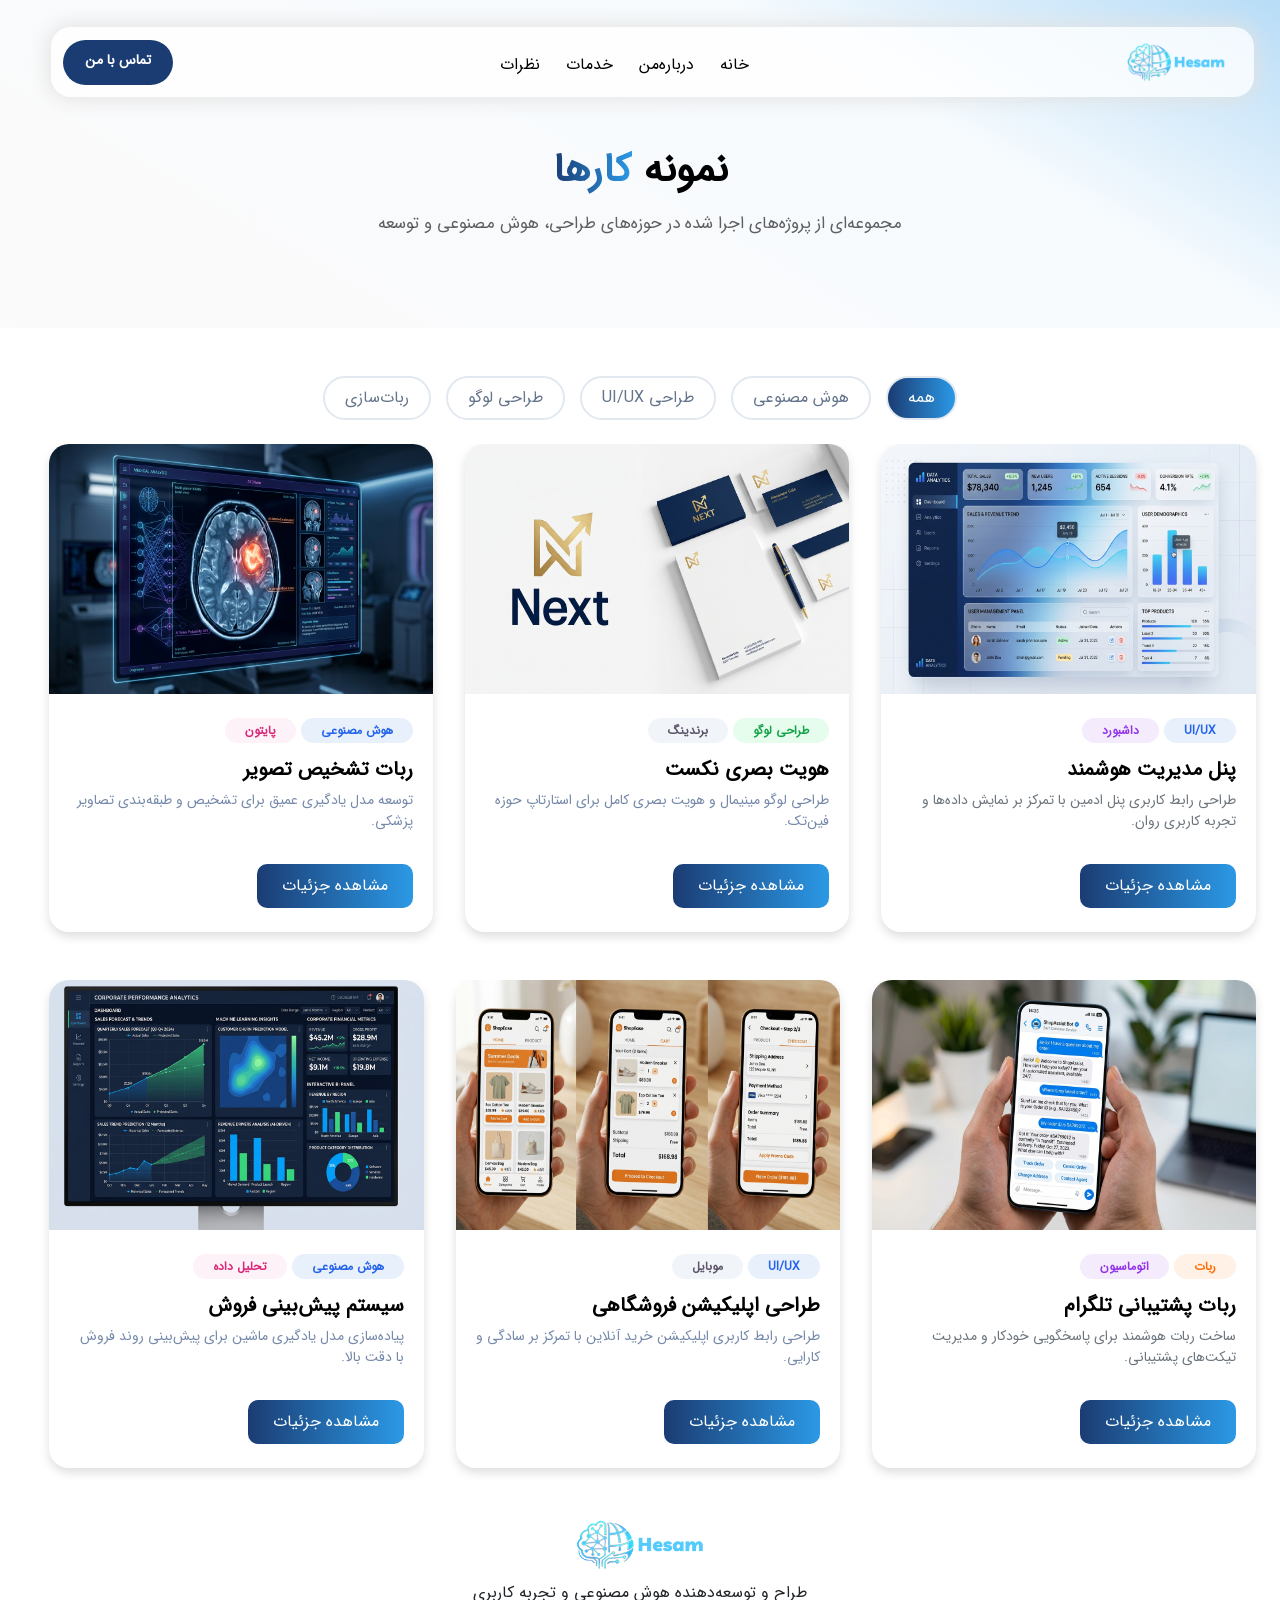
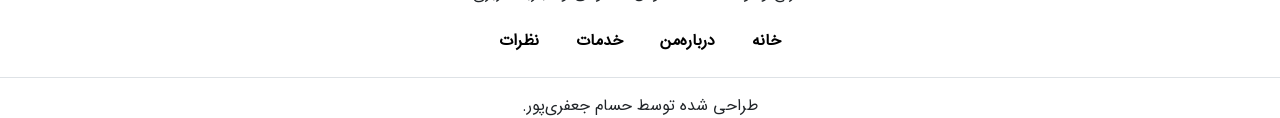
<file: project.html>
<!DOCTYPE html>
<html lang="fa" dir="rtl">
<head>
    <meta charset="UTF-8">
    <meta name="viewport" content="width=device-width, initial-scale=1.0">
    <meta charset="UTF-8">
    <meta name="viewport" content="width=device-width, initial-scale=1.0, maximum-scale=5.0">
    
    <!-- Meta Tags -->
    <meta name="description" content="نمونه پروژه‌های طراحی UI/UX، هوش مصنوعی، طراحی لوگو و ربات‌سازی حسام جعفری‌پور. مشاهده نمونه کارها و جزئیات هر پروژه.">
    <meta name="keywords" content="نمونه کارها, طراحی UI/UX, هوش مصنوعی, طراحی لوگو, ربات سازی, پورتفولیو">
    <meta name="author" content="حسام جعفری‌پور">
    <meta name="robots" content="index, follow">
    <meta name="revisit-after" content="7 days">
    
    <!-- Canonical -->
    <link rel="canonical" href="https://yourdomain.com/project.html">
    
    <!-- Open Graph -->
    <meta property="og:title" content="پروژه‌ها | حسام جعفری‌پور - نمونه کارهای طراحی و هوش مصنوعی">
    <meta property="og:description" content="مجموعه‌ای از پروژه‌های اجرا شده در حوزه‌های طراحی، هوش مصنوعی و توسعه">
    <meta property="og:type" content="website">
    <meta property="og:url" content="https://yourdomain.com/project.html">
    <meta property="og:image" content="https://yourdomain.com/image/logo_site.png">
    <meta property="og:site_name" content="حسام جعفری‌پور">
    <meta property="og:locale" content="fa_IR">
    
    <!-- Twitter Cards -->
    <meta name="twitter:card" content="summary_large_image">
    <meta name="twitter:title" content="پروژه‌ها | حسام جعفری‌پور">
    <meta name="twitter:description" content="نمونه پروژه‌های طراحی و هوش مصنوعی حسام جعفری‌پور">
    <meta name="twitter:image" content="https://yourdomain.com/image/logo_site.png">

    <title>پروژه‌ها | حسام جعفری‌پور</title>
    <link rel="stylesheet" href="css/bootstrap.css">
    <link rel="stylesheet" href="css/style.css">
    <link rel="icon" href="image/logo_site.png" type="image/png">

            
    <script type="application/ld+json">
        {
        "@context": "https://schema.org",
        "@type": "CollectionPage",
        "name": "پروژه‌های حسام جعفری‌پور",
        "description": "مجموعه‌ای از پروژه‌های طراحی UI/UX، هوش مصنوعی، طراحی لوگو و ربات‌سازی",
        "url": "https://yourdomain.com/project.html",
        "author": {
            "@type": "Person",
            "name": "حسام جعفری‌پور"
        }
        }
    </script>
</head>
<body>
    <header>
        <nav class="navbar navbar-expand-lg navbar-light position-fixed ">
            <div class="container-fluid">

                <a class="navbar-brand" href="index.html">
                    <img src="image/logo_header_footer.png" class="d-inline-block align-top" alt="لوگو سایت نوین سازه البرز" width="100">
                </a>

                <button class="navbar-toggler " type="button" data-bs-toggle="collapse" data-bs-target="#mainMenu"
                aria-controls="mainMenu" aria-expanded="false" aria-label="Toggle navigation">
                <span class="navbar-toggler-icon"></span>
                </button>

                <div class="collapse navbar-collapse justify-content-between text-center" id="mainMenu">
                <ul class="navbar-nav mb-2 mb-lg-0">
                    <li class="nav-item"><a class="nav-link link_page" href="index.html">خانه</a></li>
                    <li class="nav-item"><a class="nav-link link_page" href="About.html">درباره‌من</a></li>
                    <li class="nav-item"><a class="nav-link link_page" href="Services.html">خدمات</a></li>
                    <li class="nav-item"><a class="nav-link link_page" href="nazar.html">نظرات</a></li>
                </ul>

                <a class="btn_link_page nav-link" href="call_me.html">تماس با من</a>
                </div>

            </div>
        </nav>

        <div class="container text-center py-5 mt-5">
            <h1 class="p_bold mt-4">نمونه <span class="color_asli">کارها</span></h1>
            <p class="pragraf mt-3">مجموعه‌ای از پروژه‌های اجرا شده در حوزه‌های طراحی، هوش مصنوعی و توسعه</p>
        </div>

    </header>

    <div class="container mb-4 mt-5">
        <div class="row justify-content-center">
            <div class="col-auto">
                <button class="btn-filter active" data-filter="all" id="btn_all">همه</button>
                <button class="btn-filter" data-filter="ai" id="btn_ai">هوش مصنوعی</button>
                <button class="btn-filter" data-filter="ui" id="btn_ui">طراحی UI/UX</button>
                <button class="btn-filter" data-filter="logo" id="btn_logo">طراحی لوگو</button>
                <button class="btn-filter" data-filter="bot" id="btn_bot">ربات‌سازی</button>
            </div>
        </div>
    </div>

<!-- all -->
    <div class="body_projects row pb-5 px-4 gap-3 all" id="all">
        <div class="col mr project-card dui ms-3">
            <div class="img_projects">
                <img src="image/modiriat.jpeg" width="380" height="250">
            </div>
            <div class="text_projects p-4 px-2">
                <span class="ui rounded-pill p_bold">UI/UX</span>
                <span class="dashbord rounded-pill p_bold">داشبورد</span>
                <h5 class="p_bold mt-3">پنل مدیریت هوشمند</h5>
                <p class="text-secondary small">طراحی رابط کاربری پنل ادمین با تمرکز بر نمایش داده‌ها و تجربه کاربری روان.</p>
                <a href="details_project.php?project=پنل مدیریت هوشمند" class="btn-view mt-3">مشاهده جزئیات</a>
            </div>
        </div>
        <div class="col-4 project-card dlogo ms-3">
            <div class="img_projects">
                <img src="image/hoviat.jpeg" width="380" height="250">
            </div>
            <div class="text_projects p-4 px-2">
                <span class="logo rounded-pill p_bold">طراحی لوگو</span>
                <span class="branding rounded-pill p_bold">برندینگ</span>
                <h5 class="p_bold mt-3">هویت بصری نکست</h5>
                <p class="mb-16">طراحی لوگو مینیمال و هویت بصری کامل برای استارتاپ حوزه فین‌تک.</p>
                <a href="details_project.php?project=هویت بصری نکست" class="btn-view mt-3" >مشاهده جزئیات</a>
            </div>
        </div>
        <div class="col-4 project-card">
            <div class="img_projects">
                <img src="image/tashhkis.jpeg" width="380" height="250">
                </div>
                <div class="text_projects p-4 px-2">
                    <span class="ui rounded-pill p_bold">هوش مصنوعی</span>
                    <span class="python rounded-pill p_bold">پایتون</span>
                    <h5 class="p_bold mt-3">ربات تشخیص تصویر</h5>
                    <p class="mb-16">توسعه مدل یادگیری عمیق برای تشخیص و طبقه‌بندی تصاویر پزشکی.</p>
                    <a href="details_project.php?project=ربات تشخیص تصویر" class="btn-view mt-3">مشاهده جزئیات</a>
                </div>
            </div>
        </div>
    </div>

    <div class="body_projects row px-4 gap-3 pb-5 all">
        <div class="col-4  mr project-card bot ms-3" >
            <div class="img_projects">
                <img src="image/bot_telegram.png" width="380" height="250">
            </div>
            <div class="text_projects p-4 px-2">
                <span class="robot rounded-pill p_bold">ربات</span>
                <span class="dashbord rounded-pill p_bold">اتوماسیون</span>
                <h5 class="p_bold mt-3">ربات پشتیبانی تلگرام</h5>
                <p class="text-secondary small">ساخت ربات هوشمند برای پاسخگویی خودکار و مدیریت تیکت‌های پشتیبانی.</p>
                <a href="details_project.php?project=ربات پشتیبانی تلگرام" class="btn-view mt-3">مشاهده جزئیات</a>
            </div>
        </div>
        <div class="col-4 project-card dui ms-3">
            <div class="img_projects">
                <img src="image/shop.png" width="380" height="250">
            </div>
            <div class="text_projects p-4 px-2">
                <span class="ui rounded-pill p_bold">UI/UX</span>
                <span class="branding rounded-pill p_bold">موبایل</span>
                <h5 class="p_bold mt-3">طراحی اپلیکیشن فروشگاهی</h5>
                <p class="mb-16">طراحی رابط کاربری اپلیکیشن خرید آنلاین با تمرکز بر سادگی و کارایی.</p>
                <a href="details_project.php?project=طراحی اپلیکیشن فروشگاهی" class="btn-view mt-3 ">مشاهده جزئیات</a>
            </div>
        </div>
        <div class="col project-card">
            <div class="img_projects">
                <img src="image/predict_shop.png" width="380" height="250">
                </div>
                <div class="text_projects p-4 px-2">
                    <span class="ui rounded-pill p_bold">هوش مصنوعی</span>
                    <span class="python rounded-pill p_bold">تحلیل داده</span>
                    <h5 class="p_bold mt-3">سیستم پیش‌بینی فروش</h5>
                    <p class="mb-16">پیاده‌سازی مدل یادگیری ماشین برای پیش‌بینی روند فروش با دقت بالا.</p>
                    <a href="details_project.php?project=سیستم پیش‌بینی فروش" class="btn-view mt-3">مشاهده جزئیات</a>
                </div>
            </div>
        </div>
    </div>


<!-- AI -->
    <div class="body_projects row pb-5 px-4 gap-3 ai" id="ai">
        <div class="col-4 project-card ai_card ms-3" >
            <div class="img_projects">
                <img src="image/tashhkis.jpeg" width="380" height="250">
            </div>
            <div class="text_projects p-4 px-2">
                <span class="ui rounded-pill p_bold">هوش مصنوعی</span>
                <span class="python rounded-pill p_bold">پایتون</span>
                <h5 class="p_bold mt-3">ربات تشخیص تصویر</h5>
                <p class="mb-16">توسعه مدل یادگیری عمیق برای تشخیص و طبقه‌بندی تصاویر پزشکی.</p>
                <a href="details_project.php?project=ربات تشخیص تصویر" class="btn-view mt-3">مشاهده جزئیات</a>
            </div>
        </div>

        <div class="col-4 project-card ai_card">
            <div class="img_projects">
                <img src="image/predict_shop.png" width="380" height="250">
            </div>
            <div class="text_projects p-4 px-2">
                <span class="ui rounded-pill p_bold">هوش مصنوعی</span>
                <span class="python rounded-pill p_bold">تحلیل داده</span>
                <h5 class="p_bold mt-3">سیستم پیش‌بینی فروش</h5>
                <p class="mb-16">پیاده‌سازی مدل یادگیری ماشین برای پیش‌بینی روند فروش با دقت بالا.</p>
                <a href="details_project.php?project=سیستم پیش‌بینی فروش" class="btn-view mt-3">مشاهده جزئیات</a>
            </div>
        </div>
    </div>


<!-- UI/UX -->
<div class="body_projects row pb-5 px-4 gap-3 ui1" id="ui">

    <div class="col mr project-card dui ms-3">
            <div class="img_projects">
                <img src="image/modiriat.jpeg" width="380" height="250">
            </div>
            <div class="text_projects p-4 px-2">
                <span class="ui rounded-pill p_bold">UI/UX</span>
                <span class="dashbord rounded-pill p_bold">داشبورد</span>
                <h5 class="p_bold mt-3">پنل مدیریت هوشمند</h5>
                <p class="text-secondary small">طراحی رابط کاربری پنل ادمین با تمرکز بر نمایش داده‌ها و تجربه کاربری روان.</p>
                <a href="details_project.php?project=پنل مدیریت هوشمند" class="btn-view mt-3">مشاهده جزئیات</a>
            </div>
        </div>

    <div class="col-4 project-card dui ms-3">
        <div class="img_projects">
            <img src="image/shop.png" width="380" height="250">
        </div>
        <div class="text_projects p-4 px-2">
            <span class="ui rounded-pill p_bold">UI/UX</span>
            <span class="dashbord rounded-pill p_bold">موبایل</span>
            <h5 class="p_bold mt-3">طراحی اپلیکیشن فروشگاهی</h5>
            <p class="mb-16">طراحی رابط کاربری اپلیکیشن خرید آنلاین با تمرکز بر سادگی و کارایی.</p>
            <a href="details_project.php?project=طراحی اپلیکیشن فروشگاهی" class="btn-view mt-3">مشاهده جزئیات</a>
        </div>
    </div>
</div>


<!-- logo -->
<div class="body_projects row pb-5 px-4 gap-3 logo1" id="logo">
    <div class="col-4 project-card dlogo ms-3">
        <div class="img_projects">
            <img src="image/hoviat.jpeg" width="380" height="250">
        </div>
        <div class="text_projects p-4 px-2">
            <span class="logo rounded-pill p_bold">طراحی لوگو</span>
            <span class="dashbord rounded-pill p_bold">برندینگ</span>
            <h5 class="p_bold mt-3">هویت بصری نکست</h5>
            <p class="mb-16">طراحی لوگو مینیمال و هویت بصری کامل برای استارتاپ حوزه فین‌تک.</p>
            <a href="details_project.php?project=هویت بصری نکست" class="btn-view mt-3">مشاهده جزئیات</a>
        </div>
    </div>
</div>


<!-- bot -->
<div class="body_projects row pb-5 px-4 gap-3 bot1" id="bot">
    <div class="col-4  mr project-card bot ms-3" >
        <div class="img_projects">
            <img src="image/bot_telegram.png" width="380" height="250">
        </div>
        <div class="text_projects p-4 px-2">
            <span class="robot rounded-pill p_bold">ربات</span>
            <span class="dashbord rounded-pill p_bold">اتوماسیون</span>
            <h5 class="p_bold mt-3">ربات پشتیبانی تلگرام</h5>
            <p class="text-secondary small">ساخت ربات هوشمند برای پاسخگویی خودکار و مدیریت تیکت‌های پشتیبانی.</p>
            <a href="details_project.php?project=ربات پشتیبانی تلگرام" class="btn-view mt-3">مشاهده جزئیات</a>
        </div>
    </div>
</div>

<div class="text-center my-5 display-none" id="btn_full_project">
    <a href="project.html" class="btn-more">مشاهده پروژه‌های بیشتر</a>
</div>

    <footer >
        <div class="logo_footer text-center">
            <img src="image/logo_header_footer.png" width="130">
        </div>
        <div class="tozih text-center mainMenu mt-2">
            <p>طراح و توسعه‌دهنده هوش مصنوعی و تجربه کاربری</p>
        </div>
        <div class="links_footer text-center">
            <a href="index.html" class="nav-link d-inline-block p_bold">خانه</a>
            <a href="about.html" class="nav-link d-inline-block p_bold">درباره‌من</a>
            <a href="services.html" class="nav-link d-inline-block p_bold">خدمات</a>
            <a href="nazar.html" class="nav-link d-inline-block p_bold">نظرات</a>
        </div>

        <div class="border-top text-center mt-3 justify-center">
            <p class="mt-3">طراحی شده توسط حسام جعفری‌پور.</p>
        </div>
    </footer>

    <script src="js/jquery.min.js"></script>
    <script src="js/bootstrap.min.js"></script>
    <script src="js/projects.js"></script>
    <script src="js/script.js"></script>
</body>
</html>
</file>
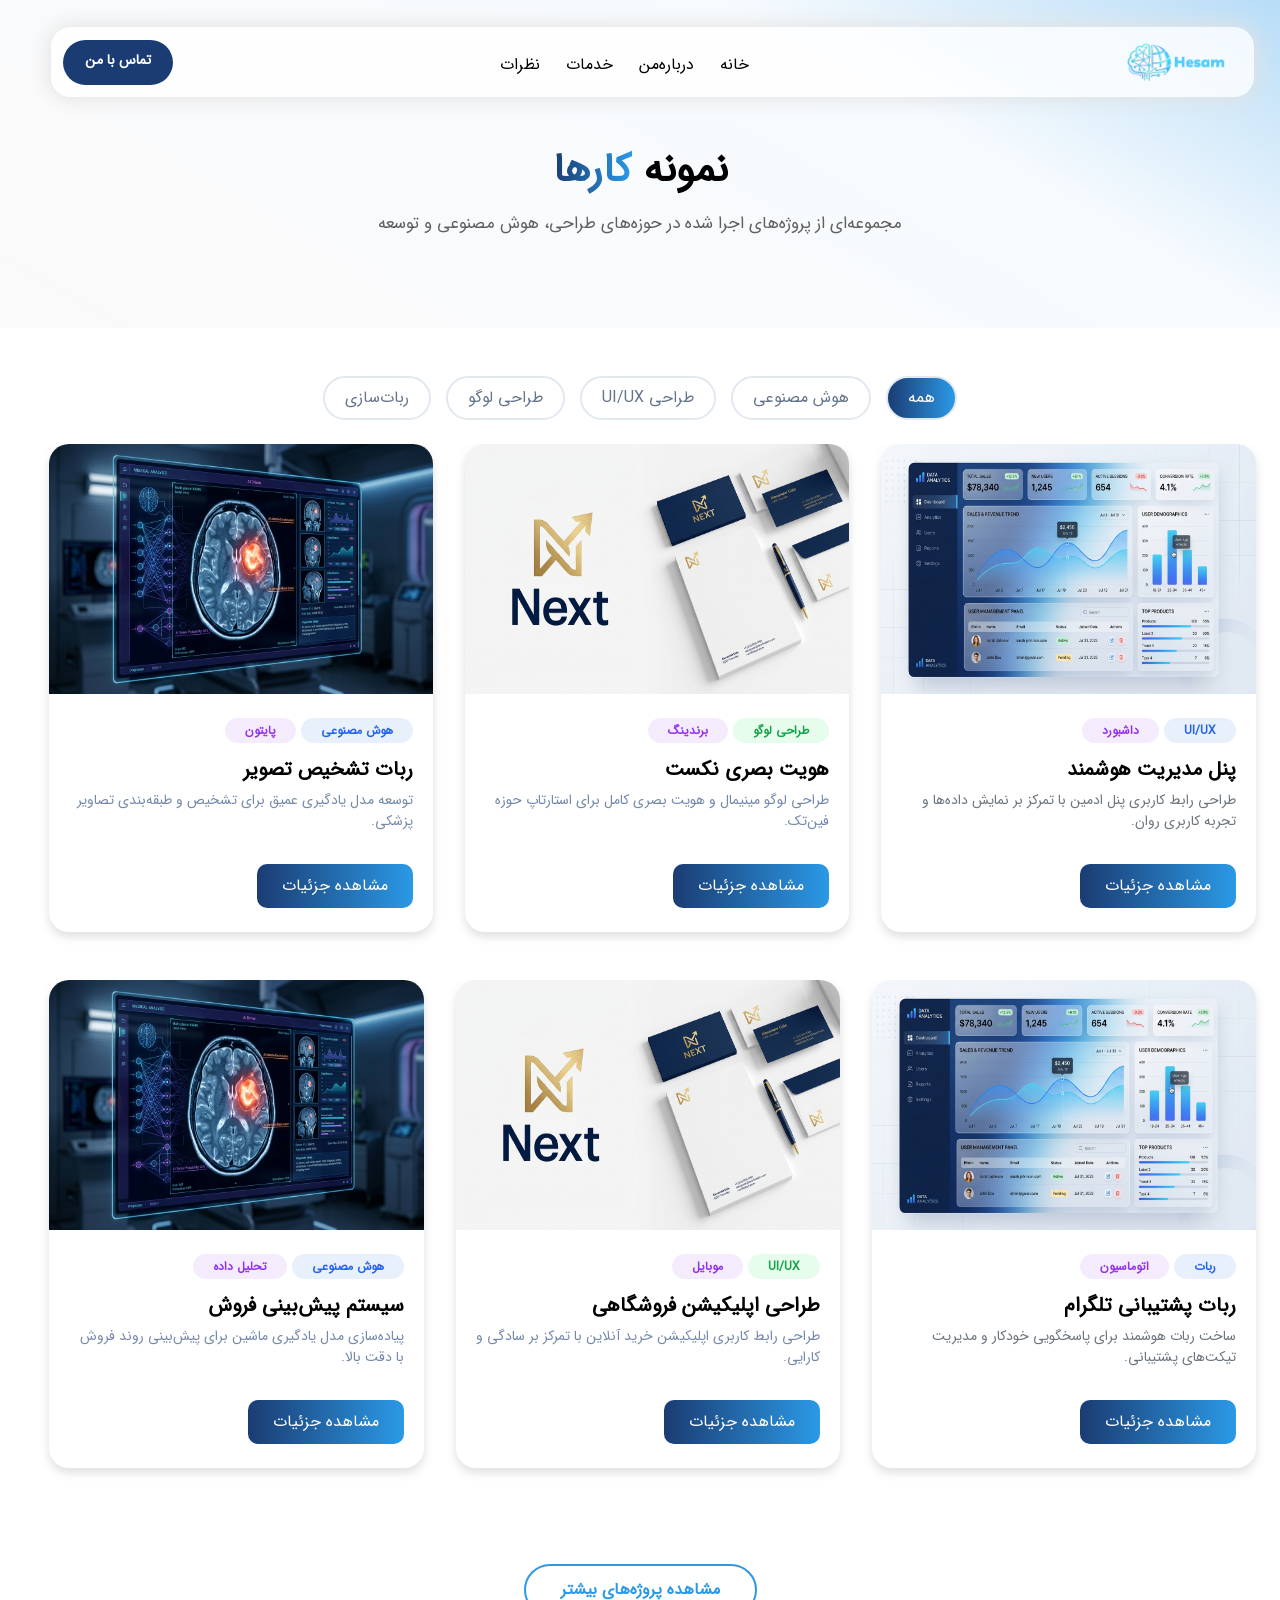
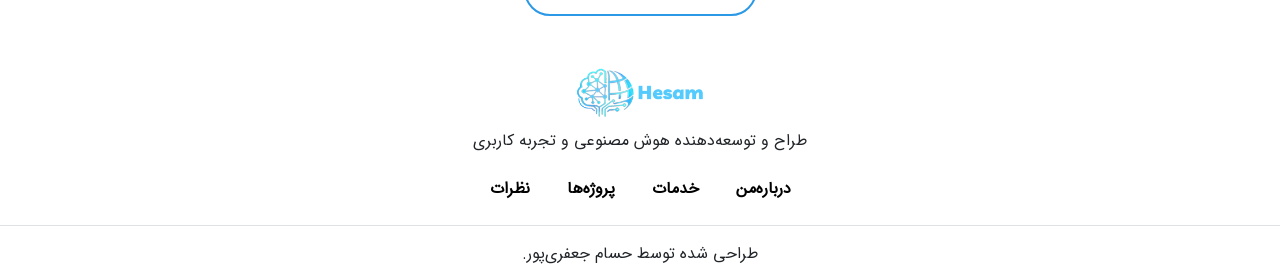
<file: project_old.html>
<!DOCTYPE html>
<html lang="fa" dir="rtl">
<head>
    <meta charset="UTF-8">
    <meta name="viewport" content="width=device-width, initial-scale=1.0">
    <title>پروژه‌ها | حسام جعفری‌پور</title>
    <link rel="stylesheet" href="css/bootstrap.css">
    <link rel="stylesheet" href="css/style.css">
    <link rel="icon" href="image/logo_site.png" type="image/png">
</head>
<body>
    <header>
        <nav class="navbar navbar-expand-lg navbar-light position-fixed ">
            <div class="container-fluid">

                <a class="navbar-brand" href="index.html">
                    <img src="image/logo_header_footer.png" class="d-inline-block align-top" alt="لوگو سایت نوین سازه البرز" width="100">
                </a>

                <button class="navbar-toggler " type="button" data-bs-toggle="collapse" data-bs-target="#mainMenu"
                aria-controls="mainMenu" aria-expanded="false" aria-label="Toggle navigation">
                <span class="navbar-toggler-icon"></span>
                </button>

                <div class="collapse navbar-collapse justify-content-between text-center" id="mainMenu">
                <ul class="navbar-nav mb-2 mb-lg-0">
                    <li class="nav-item"><a class="nav-link link_page" href="index.html">خانه</a></li>
                    <li class="nav-item"><a class="nav-link link_page" href="About.html">درباره‌من</a></li>
                    <li class="nav-item"><a class="nav-link link_page" href="Services.html">خدمات</a></li>
                    <li class="nav-item"><a class="nav-link link_page" href="nazar.html">نظرات</a></li>
                </ul>

                <a class="btn_link_page nav-link" href="#">تماس با من</a>
                </div>

            </div>
        </nav>

        <div class="container text-center py-5 mt-5">
            <h1 class="p_bold mt-4">نمونه <span class="color_asli">کارها</span></h1>
            <p class="pragraf mt-3">مجموعه‌ای از پروژه‌های اجرا شده در حوزه‌های طراحی، هوش مصنوعی و توسعه</p>
        </div>

    </header>

    <div class="container mb-4 mt-5">
        <div class="row justify-content-center">
            <div class="col-auto">
                <button class="btn-filter active" data-filter="all" id="btn_all">همه</button>
                <button class="btn-filter" data-filter="ai" id="btn_ai">هوش مصنوعی</button>
                <button class="btn-filter" data-filter="ui" id="btn_ui">طراحی UI/UX</button>
                <button class="btn-filter" data-filter="logo" id="btn_logo">طراحی لوگو</button>
                <button class="btn-filter" data-filter="bot" id="btn_bot">ربات‌سازی</button>
            </div>
        </div>
    </div>

<!-- all -->
    <div class="body_projects row pb-5 px-4 gap-3 all" id="all">
        <div class="col mr project-card dui ms-3">
            <div class="img_projects">
                <img src="image/modiriat.jpeg" width="380" height="250">
            </div>
            <div class="text_projects p-4 px-2">
                <span class="ui rounded-pill p_bold">UI/UX</span>
                <span class="dashbord rounded-pill p_bold">داشبورد</span>
                <h5 class="p_bold mt-3">پنل مدیریت هوشمند</h5>
                <p class="text-secondary small">طراحی رابط کاربری پنل ادمین با تمرکز بر نمایش داده‌ها و تجربه کاربری روان.</p>
                <a href="#" class="btn-view mt-3">مشاهده جزئیات</a>
            </div>
        </div>
        <div class="col-4 project-card dlogo ms-3">
            <div class="img_projects">
                <img src="image/hoviat.jpeg" width="380" height="250">
            </div>
            <div class="text_projects p-4 px-2">
                <span class="logo rounded-pill p_bold">طراحی لوگو</span>
                <span class="dashbord rounded-pill p_bold">برندینگ</span>
                <h5 class="p_bold mt-3">هویت بصری نکست</h5>
                <p class="mb-16">طراحی لوگو مینیمال و هویت بصری کامل برای استارتاپ حوزه فین‌تک.</p>
                <a href="#" class="btn-view mt-3">مشاهده جزئیات</a>
            </div>
        </div>
        <div class="col-4 project-card">
            <div class="img_projects">
                <img src="image/tashhkis.jpeg" width="380" height="250">
                </div>
                <div class="text_projects p-4 px-2">
                    <span class="ui rounded-pill p_bold">هوش مصنوعی</span>
                    <span class="dashbord rounded-pill p_bold">پایتون</span>
                    <h5 class="p_bold mt-3">ربات تشخیص تصویر</h5>
                    <p class="mb-16">توسعه مدل یادگیری عمیق برای تشخیص و طبقه‌بندی تصاویر پزشکی.</p>
                    <a href="#" class="btn-view mt-3">مشاهده جزئیات</a>
                </div>
            </div>
        </div>
    </div>

    <div class="body_projects row px-4 gap-3 pb-5 all">
        <div class="col-4  mr project-card bot ms-3" >
            <div class="img_projects">
                <img src="image/modiriat.jpeg" width="380" height="250">
            </div>
            <div class="text_projects p-4 px-2">
                <span class="ui rounded-pill p_bold">ربات</span>
                <span class="dashbord rounded-pill p_bold">اتوماسیون</span>
                <h5 class="p_bold mt-3">ربات پشتیبانی تلگرام</h5>
                <p class="text-secondary small">ساخت ربات هوشمند برای پاسخگویی خودکار و مدیریت تیکت‌های پشتیبانی.</p>
                <a href="#" class="btn-view mt-3">مشاهده جزئیات</a>
            </div>
        </div>
        <div class="col-4 project-card dui ms-3">
            <div class="img_projects">
                <img src="image/hoviat.jpeg" width="380" height="250">
            </div>
            <div class="text_projects p-4 px-2">
                <span class="logo rounded-pill p_bold">UI/UX</span>
                <span class="dashbord rounded-pill p_bold">موبایل</span>
                <h5 class="p_bold mt-3">طراحی اپلیکیشن فروشگاهی</h5>
                <p class="mb-16">طراحی رابط کاربری اپلیکیشن خرید آنلاین با تمرکز بر سادگی و کارایی.</p>
                <a href="#" class="btn-view mt-3">مشاهده جزئیات</a>
            </div>
        </div>
        <div class="col project-card">
            <div class="img_projects">
                <img src="image/tashhkis.jpeg" width="380" height="250">
                </div>
                <div class="text_projects p-4 px-2">
                    <span class="ui rounded-pill p_bold">هوش مصنوعی</span>
                    <span class="dashbord rounded-pill p_bold">تحلیل داده</span>
                    <h5 class="p_bold mt-3">سیستم پیش‌بینی فروش</h5>
                    <p class="mb-16">پیاده‌سازی مدل یادگیری ماشین برای پیش‌بینی روند فروش با دقت بالا.</p>
                    <a href="#" class="btn-view mt-3">مشاهده جزئیات</a>
                </div>
            </div>
        </div>
    </div>


<!-- AI -->
    <div class="body_projects row pb-5 px-4 gap-3 ai" id="ai">
        <div class="col-4 project-card ai_card ms-3" >
            <div class="img_projects">
                <img src="image/tashhkis.jpeg" width="380" height="250">
            </div>
            <div class="text_projects p-4 px-2">
                <span class="ui rounded-pill p_bold">هوش مصنوعی</span>
                <span class="dashbord rounded-pill p_bold">پایتون</span>
                <h5 class="p_bold mt-3">ربات تشخیص تصویر</h5>
                <p class="mb-16">توسعه مدل یادگیری عمیق برای تشخیص و طبقه‌بندی تصاویر پزشکی.</p>
                <a href="#" class="btn-view mt-3">مشاهده جزئیات</a>
            </div>
        </div>

        <div class="col-4 project-card ai_card">
            <div class="img_projects">
                <img src="image/tashhkis.jpeg" width="380" height="250">
            </div>
            <div class="text_projects p-4 px-2">
                <span class="ui rounded-pill p_bold">هوش مصنوعی</span>
                <span class="dashbord rounded-pill p_bold">تحلیل داده</span>
                <h5 class="p_bold mt-3">سیستم پیش‌بینی فروش</h5>
                <p class="mb-16">پیاده‌سازی مدل یادگیری ماشین برای پیش‌بینی روند فروش با دقت بالا.</p>
                <a href="#" class="btn-view mt-3">مشاهده جزئیات</a>
            </div>
        </div>
    </div>


<!-- UI/UX -->
<div class="body_projects row pb-5 px-4 gap-3 ui1" id="ui">

    <div class="col mr project-card dui ms-3">
            <div class="img_projects">
                <img src="image/modiriat.jpeg" width="380" height="250">
            </div>
            <div class="text_projects p-4 px-2">
                <span class="ui rounded-pill p_bold">UI/UX</span>
                <span class="dashbord rounded-pill p_bold">داشبورد</span>
                <h5 class="p_bold mt-3">پنل مدیریت هوشمند</h5>
                <p class="text-secondary small">طراحی رابط کاربری پنل ادمین با تمرکز بر نمایش داده‌ها و تجربه کاربری روان.</p>
                <a href="#" class="btn-view mt-3">مشاهده جزئیات</a>
            </div>
        </div>

    <div class="col-4 project-card dui ms-3">
        <div class="img_projects">
            <img src="image/hoviat.jpeg" width="380" height="250">
        </div>
        <div class="text_projects p-4 px-2">
            <span class="logo rounded-pill p_bold">UI/UX</span>
            <span class="dashbord rounded-pill p_bold">موبایل</span>
            <h5 class="p_bold mt-3">طراحی اپلیکیشن فروشگاهی</h5>
            <p class="mb-16">طراحی رابط کاربری اپلیکیشن خرید آنلاین با تمرکز بر سادگی و کارایی.</p>
            <a href="#" class="btn-view mt-3">مشاهده جزئیات</a>
        </div>
    </div>
</div>


<!-- logo -->
<div class="body_projects row pb-5 px-4 gap-3 logo1" id="logo">
    <div class="col-4 project-card dlogo ms-3">
        <div class="img_projects">
            <img src="image/hoviat.jpeg" width="380" height="250">
        </div>
        <div class="text_projects p-4 px-2">
            <span class="logo rounded-pill p_bold">طراحی لوگو</span>
            <span class="dashbord rounded-pill p_bold">برندینگ</span>
            <h5 class="p_bold mt-3">هویت بصری نکست</h5>
            <p class="mb-16">طراحی لوگو مینیمال و هویت بصری کامل برای استارتاپ حوزه فین‌تک.</p>
            <a href="#" class="btn-view mt-3">مشاهده جزئیات</a>
        </div>
    </div>
</div>


<!-- bot -->
<div class="body_projects row pb-5 px-4 gap-3 bot1" id="bot">
    <div class="col-4  mr project-card bot ms-3" >
        <div class="img_projects">
            <img src="image/modiriat.jpeg" width="380" height="250">
        </div>
        <div class="text_projects p-4 px-2">
            <span class="ui rounded-pill p_bold">ربات</span>
            <span class="dashbord rounded-pill p_bold">اتوماسیون</span>
            <h5 class="p_bold mt-3">ربات پشتیبانی تلگرام</h5>
            <p class="text-secondary small">ساخت ربات هوشمند برای پاسخگویی خودکار و مدیریت تیکت‌های پشتیبانی.</p>
            <a href="#" class="btn-view mt-3">مشاهده جزئیات</a>
        </div>
    </div>
</div>

<div class="text-center my-5 display-none" id="btn_full_project">
    <a href="project.html" class="btn-more">مشاهده پروژه‌های بیشتر</a>
</div>

    <footer >
        <div class="logo_footer text-center">
            <img src="image/logo_header_footer.png" width="130">
        </div>
        <div class="tozih text-center mainMenu mt-2">
            <p>طراح و توسعه‌دهنده هوش مصنوعی و تجربه کاربری</p>
        </div>
        <div class="links_footer text-center">
            <a href="#" class="nav-link d-inline-block p_bold">درباره‌من</a>
            <a href="#" class="nav-link d-inline-block p_bold">خدمات</a>
            <a href="#" class="nav-link d-inline-block p_bold">پروژه‌ها</a>
            <a href="#" class="nav-link d-inline-block p_bold">نظرات</a>
        </div>

        <div class="border-top text-center mt-3 justify-center">
            <p class="mt-3">طراحی شده توسط حسام جعفری‌پور.</p>
        </div>
    </footer>

    <!-- <script src="https://cdn.jsdelivr.net/npm/bootstrap@5.3.3/dist/js/bootstrap.bundle.min.js"></script> -->
    <!-- <script src="https://ajax.googleapis.com/ajax/libs/jquery/3.7.1/jquery.min.js"></script> -->
    <script src="js/jquery.min.js"></script>
    <script src="js/bootstrap.min.js"></script>
    <script src="js/script.js"></script>
</body>
</html>
</file>
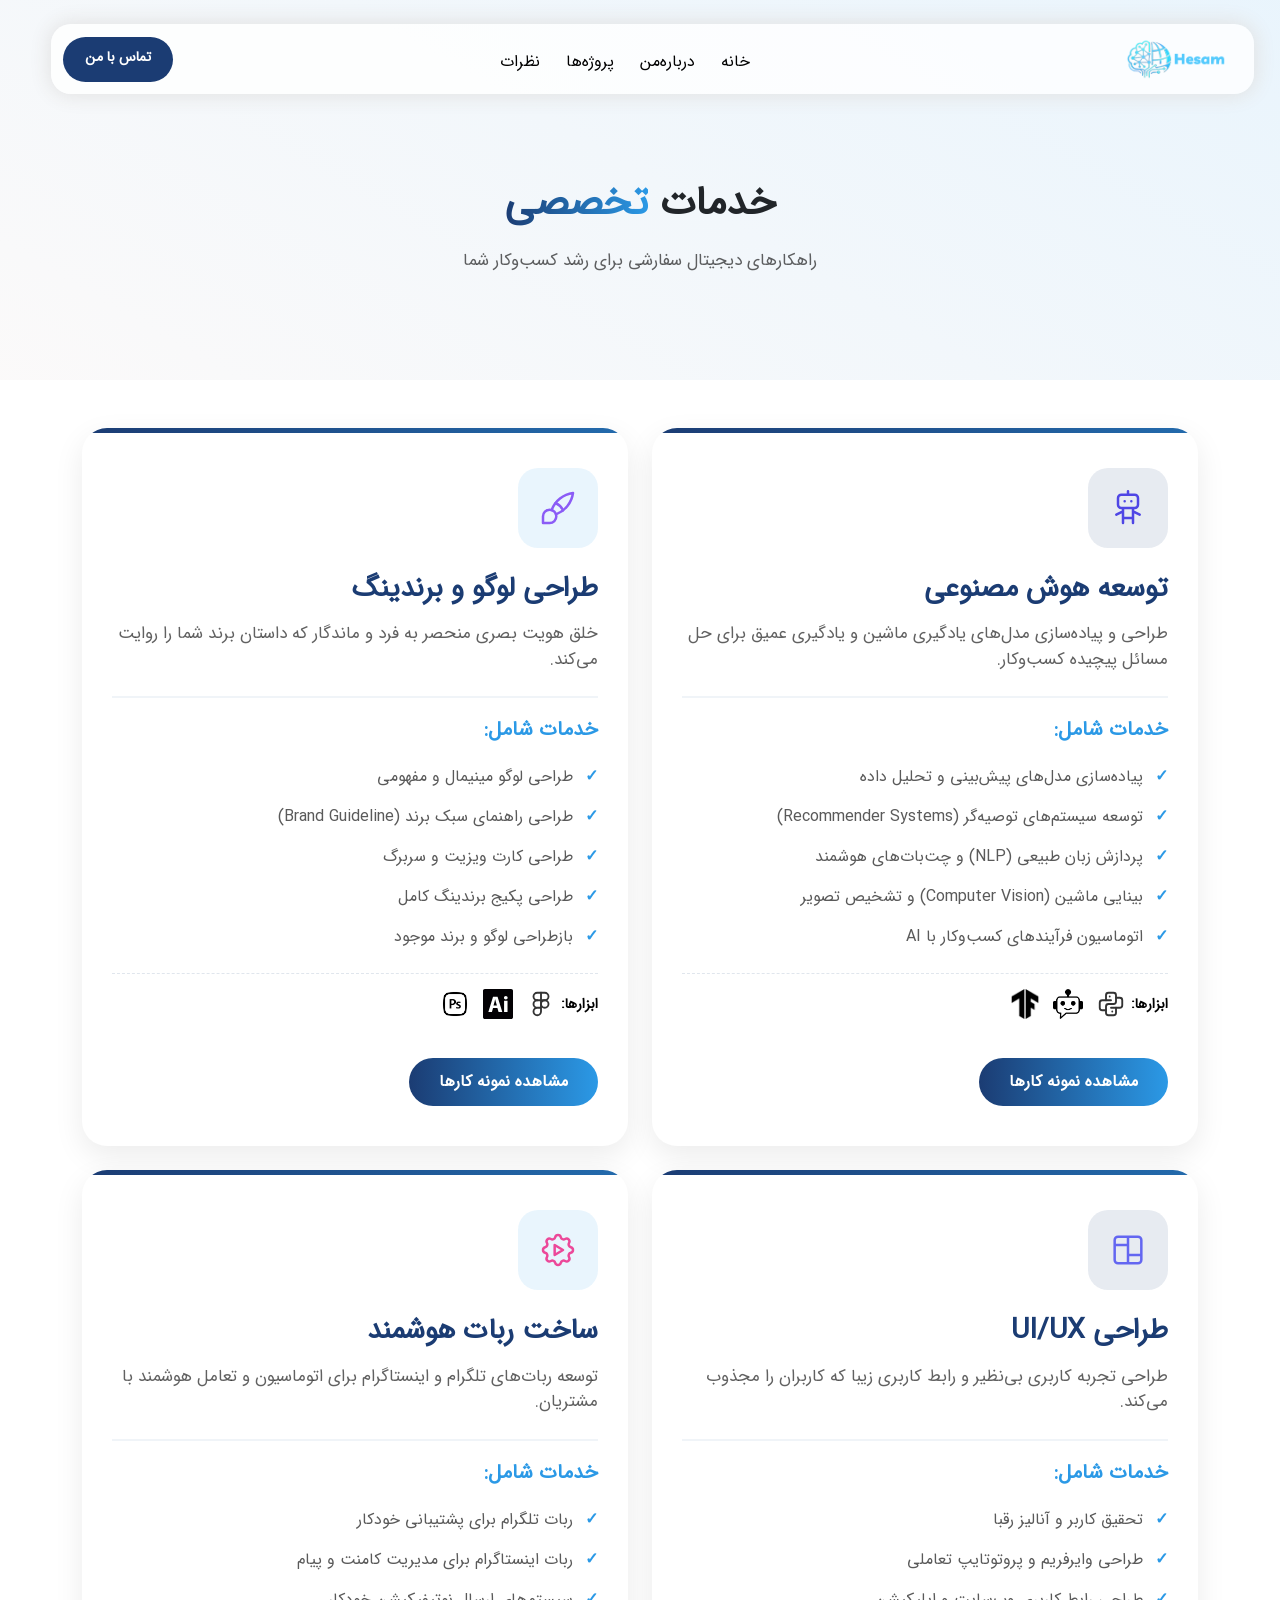
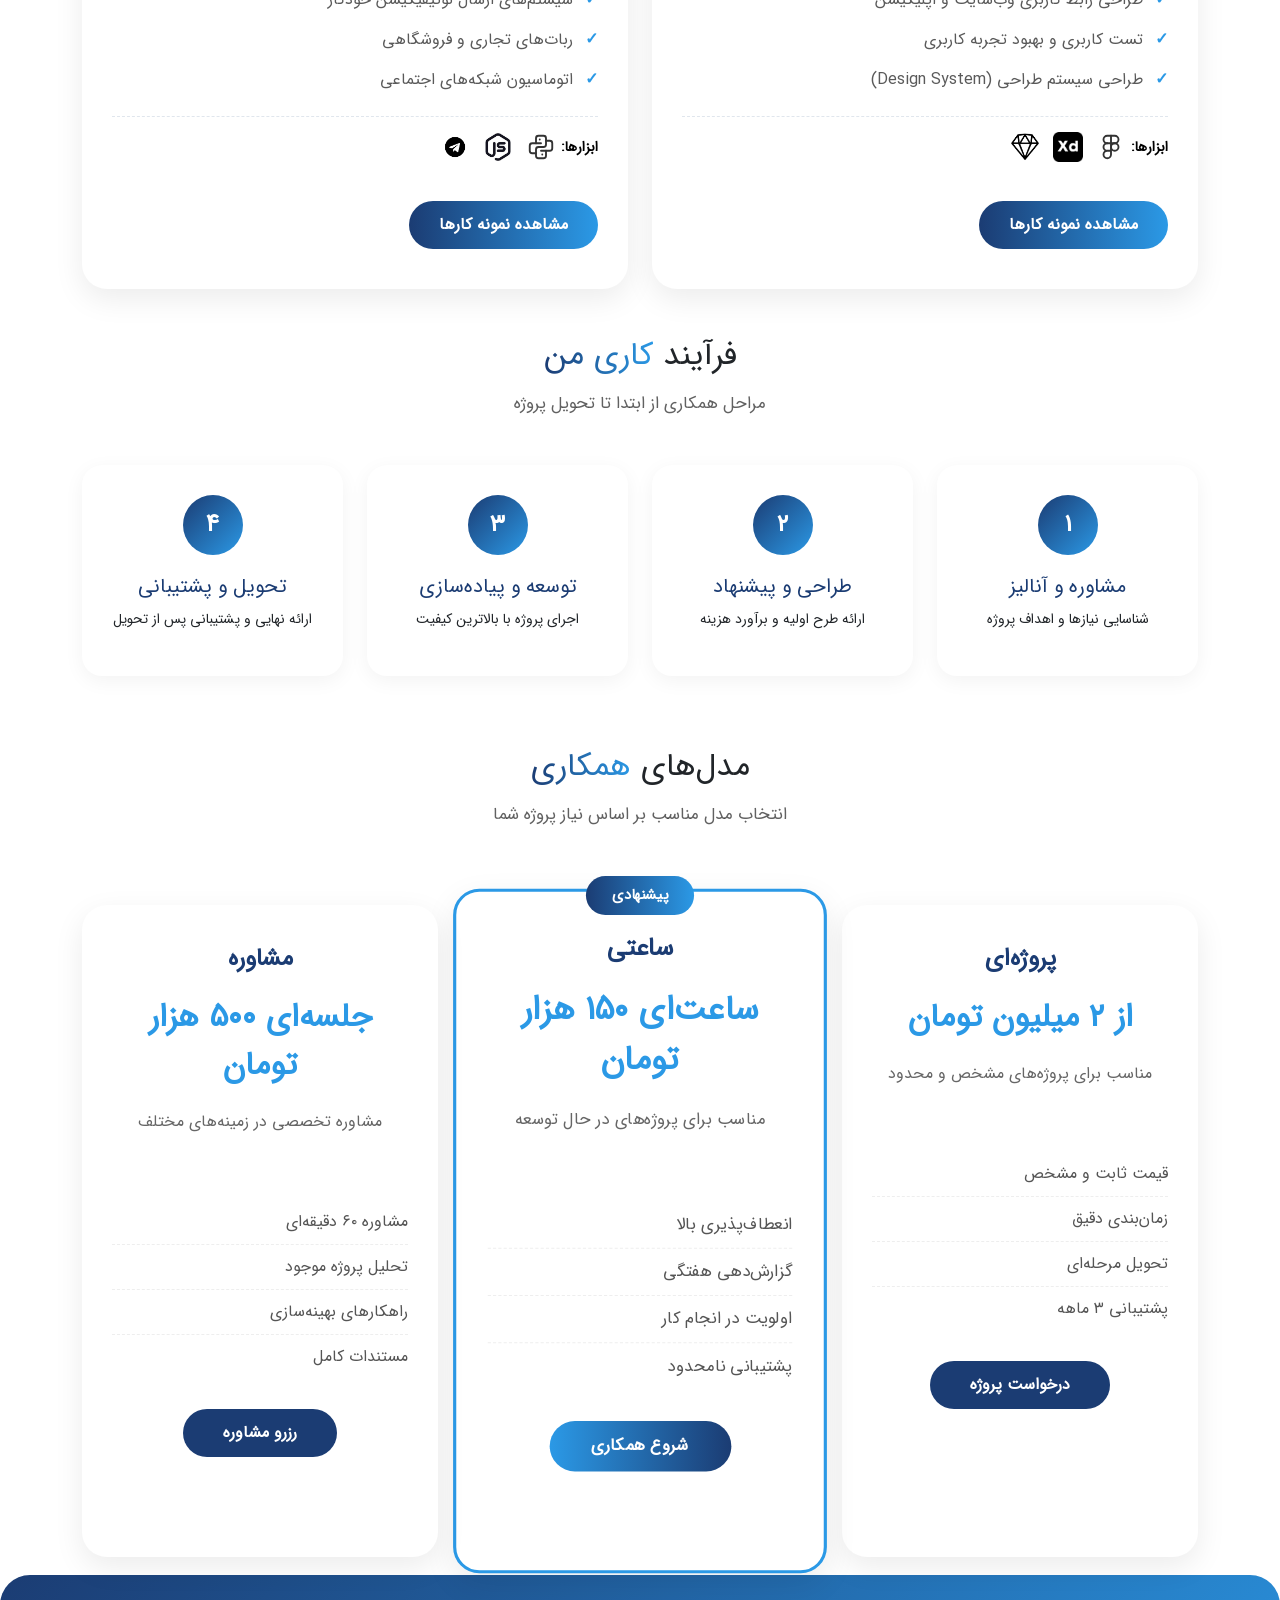
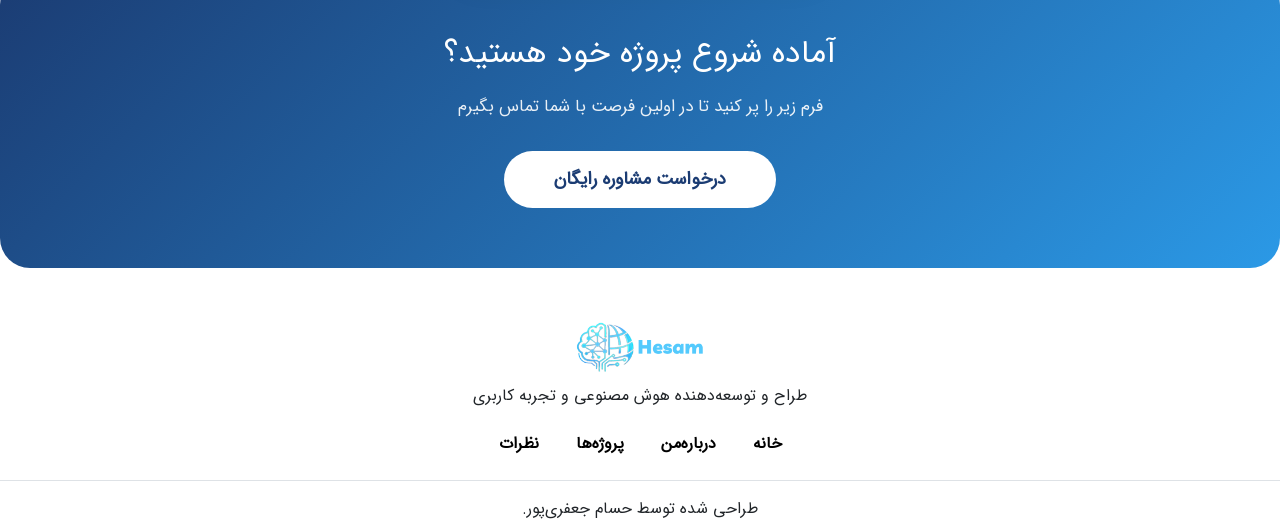
<file: services.html>
<!DOCTYPE html>
<html lang="fa" dir="rtl">
<head>
    <meta charset="UTF-8">
    <title>خدمات | حسام جعفری‌پور</title>
    <meta name="viewport" content="width=device-width, initial-scale=1.0">
    <meta name="description" content="خدمات تخصصی حسام جعفری‌پور | توسعه هوش مصنوعی، طراحی UI/UX، طراحی لوگو و ساخت ربات">
    
    <link rel="icon" href="image/logo_site.png" type="image/png">
    <link rel="stylesheet" href="css/bootstrap.css">
    <link rel="stylesheet" href="css/style.css">
</head>
<body>

    <nav class="navbar navbar-expand-lg navbar-light position-fixed mt-4" style="margin-right: 2vw;">
        <div class="container-fluid">

            <a class="navbar-brand" href="index.html">
                <img src="image/logo_header_footer.png" class="d-inline-block align-top" alt="لوگو حسام جعفری‌پور" width="100">
            </a>

            <button class="navbar-toggler" type="button" data-bs-toggle="collapse" data-bs-target="#mainMenu"
            aria-controls="mainMenu" aria-expanded="false" aria-label="Toggle navigation">
            <span class="navbar-toggler-icon"></span>
            </button>

            <div class="collapse navbar-collapse justify-content-between text-center" id="mainMenu">
            <ul class="navbar-nav mb-2 mb-lg-0">
                <li class="nav-item"><a class="nav-link link_page" href="index.html">خانه</a></li>
                <li class="nav-item"><a class="nav-link link_page" href="about.html">درباره‌من</a></li>
                <li class="nav-item"><a class="nav-link link_page" href="project.html">پروژه‌ها</a></li>
                <li class="nav-item"><a class="nav-link link_page" href="nazar.html">نظرات</a></li>
            </ul>

            <a class="btn_link_page nav-link" href="#">تماس با من</a>
            </div>

        </div>
    </nav>

<header class="services_header">
    <div class="container">
        <h1>خدمات <span class="color_asli">تخصصی</span></h1>
        <p class="pragraf">
            راهکارهای دیجیتال سفارشی برای رشد کسب‌وکار شما
        </p>
    </div>
</header>

<section class="services_main container mt-5">
    <div class="row g-4">
        
        <div class="col-lg-6">
            <div class="service_card">
                <div class="service_icon deep">
                    <img src="image/bot.svg" alt="آیکون هوش مصنوعی" width="40">
                </div>
                <h3>توسعه هوش مصنوعی</h3>
                <p class="pragraf">
                    طراحی و پیاده‌سازی مدل‌های یادگیری ماشین و یادگیری عمیق برای حل مسائل پیچیده کسب‌وکار.
                </p>
                
                <div class="service_details mt-4">
                    <h5>خدمات شامل:</h5>
                    <ul>
                        <li>پیاده‌سازی مدل‌های پیش‌بینی و تحلیل داده</li>
                        <li>توسعه سیستم‌های توصیه‌گر (Recommender Systems)</li>
                        <li>پردازش زبان طبیعی (NLP) و چت‌بات‌های هوشمند</li>
                        <li>بینایی ماشین (Computer Vision) و تشخیص تصویر</li>
                        <li>اتوماسیون فرآیندهای کسب‌وکار با AI</li>
                    </ul>
                </div>
                
                <div class="service_tools mt-3">
                    <span class="p_bold small">ابزارها:</span>
                    <img src="image/python.svg" width="30" class="ms-2">
                    <img src="image/chatbot.png" width="30" class="ms-2">
                    <img src="image/tensorflow.png" width="30" class="ms-2">
                </div>
                
                <a href="#" class="service_btn mt-4">مشاهده نمونه کارها</a>
            </div>
        </div>

        <div class="col-lg-6">
            <div class="service_card">
                <div class="service_icon pale">
                    <img src="image/paint.svg" alt="آیکون طراحی" width="40">
                </div>
                <h3>طراحی لوگو و برندینگ</h3>
                <p class="pragraf">
                    خلق هویت بصری منحصر به فرد و ماندگار که داستان برند شما را روایت می‌کند.
                </p>
                
                <div class="service_details mt-4">
                    <h5>خدمات شامل:</h5>
                    <ul>
                        <li>طراحی لوگو مینیمال و مفهومی</li>
                        <li>طراحی راهنمای سبک برند (Brand Guideline)</li>
                        <li>طراحی کارت ویزیت و سربرگ</li>
                        <li>طراحی پکیج برندینگ کامل</li>
                        <li>بازطراحی لوگو و برند موجود</li>
                    </ul>
                </div>
                
                <div class="service_tools mt-3">
                    <span class="p_bold small">ابزارها:</span>
                    <img src="image/figma.svg" width="30" class="ms-2">
                    <img src="image/illustrator.svg" width="30" class="ms-2">
                    <img src="image/photoshop.png" width="30" class="ms-2">
                </div>
                
                <a href="#" class="service_btn mt-4">مشاهده نمونه کارها</a>
            </div>
        </div>

        <div class="col-lg-6">
            <div class="service_card">
                <div class="service_icon deep">
                    <img src="image/design.svg" alt="آیکون UI/UX" width="40">
                </div>
                <h3>طراحی UI/UX</h3>
                <p class="pragraf">
                    طراحی تجربه کاربری بی‌نظیر و رابط کاربری زیبا که کاربران را مجذوب می‌کند.
                </p>
                
                <div class="service_details mt-4">
                    <h5>خدمات شامل:</h5>
                    <ul>
                        <li>تحقیق کاربر و آنالیز رقبا</li>
                        <li>طراحی وایرفریم و پروتوتایپ تعاملی</li>
                        <li>طراحی رابط کاربری وب‌سایت و اپلیکیشن</li>
                        <li>تست کاربری و بهبود تجربه کاربری</li>
                        <li>طراحی سیستم طراحی (Design System)</li>
                    </ul>
                </div>
                
                <div class="service_tools mt-3">
                    <span class="p_bold small">ابزارها:</span>
                    <img src="image/figma.svg" width="30" class="ms-2">
                    <img src="image/adobe-xd.avif" width="30" class="ms-2">
                    <img src="image/sketch.png" width="30" class="ms-2">
                </div>
                
                <a href="#" class="service_btn mt-4">مشاهده نمونه کارها</a>
            </div>
        </div>

        <div class="col-lg-6">
            <div class="service_card">
                <div class="service_icon pale">
                    <img src="image/auto.svg" alt="آیکون ربات" width="40">
                </div>
                <h3>ساخت ربات هوشمند</h3>
                <p class="pragraf">
                    توسعه ربات‌های تلگرام و اینستاگرام برای اتوماسیون و تعامل هوشمند با مشتریان.
                </p>
                
                <div class="service_details mt-4">
                    <h5>خدمات شامل:</h5>
                    <ul>
                        <li>ربات تلگرام برای پشتیبانی خودکار</li>
                        <li>ربات اینستاگرام برای مدیریت کامنت و پیام</li>
                        <li>سیستم‌های ارسال نوتیفیکیشن خودکار</li>
                        <li>ربات‌های تجاری و فروشگاهی</li>
                        <li>اتوماسیون شبکه‌های اجتماعی</li>
                    </ul>
                </div>
                
                <div class="service_tools mt-3">
                    <span class="p_bold small">ابزارها:</span>
                    <img src="image/python.svg" width="30" class="ms-2">
                    <img src="image/nodejs.jfif" width="30" class="ms-2">
                    <img src="image/telegram.png" width="30" class="ms-2">
                </div>
                
                <a href="#" class="service_btn mt-4">مشاهده نمونه کارها</a>
            </div>
        </div>

    </div>
</section>

<section class="process container mt-5">
    <h2 class="text-center">فرآیند <span class="color_asli">کاری من</span></h2>
    <p class="pragraf text-center mt-3">مراحل همکاری از ابتدا تا تحویل پروژه</p>
    
    <div class="row mt-5">
        <div class="col-lg-3 col-md-6 mb-4">
            <div class="process_step text-center">
                <div class="step_number">۱</div>
                <h5>مشاوره و آنالیز</h5>
                <p class="small">شناسایی نیازها و اهداف پروژه</p>
            </div>
        </div>
        <div class="col-lg-3 col-md-6 mb-4">
            <div class="process_step text-center">
                <div class="step_number">۲</div>
                <h5>طراحی و پیشنهاد</h5>
                <p class="small">ارائه طرح اولیه و برآورد هزینه</p>
            </div>
        </div>
        <div class="col-lg-3 col-md-6 mb-4">
            <div class="process_step text-center">
                <div class="step_number">۳</div>
                <h5>توسعه و پیاده‌سازی</h5>
                <p class="small">اجرای پروژه با بالاترین کیفیت</p>
            </div>
        </div>
        <div class="col-lg-3 col-md-6 mb-4">
            <div class="process_step text-center">
                <div class="step_number">۴</div>
                <h5>تحویل و پشتیبانی</h5>
                <p class="small">ارائه نهایی و پشتیبانی پس از تحویل</p>
            </div>
        </div>
    </div>
</section>

<section class="pricing container mt-5">
    <h2 class="text-center">مدل‌های <span class="color_asli">همکاری</span></h2>
    <p class="pragraf text-center mt-3">انتخاب مدل مناسب بر اساس نیاز پروژه شما</p>
    
    <div class="row mt-4">
        <div class="col-lg-4 mb-4">
            <div class="pricing_card">
                <h4>پروژه‌ای</h4>
                <div class="price">از ۲ میلیون تومان</div>
                <p>مناسب برای پروژه‌های مشخص و محدود</p>
                <ul>
                    <li>قیمت ثابت و مشخص</li>
                    <li>زمان‌بندی دقیق</li>
                    <li>تحویل مرحله‌ای</li>
                    <li>پشتیبانی ۳ ماهه</li>
                </ul>
                <a href="#" class="pricing_btn">درخواست پروژه</a>
            </div>
        </div>
        
        <div class="col-lg-4 mb-4">
            <div class="pricing_card featured">
                <div class="featured_badge">پیشنهادی</div>
                <h4>ساعتی</h4>
                <div class="price">ساعت‌ای ۱۵۰ هزار تومان</div>
                <p>مناسب برای پروژه‌های در حال توسعه</p>
                <ul>
                    <li>انعطاف‌پذیری بالا</li>
                    <li>گزارش‌دهی هفتگی</li>
                    <li>اولویت در انجام کار</li>
                    <li>پشتیبانی نامحدود</li>
                </ul>
                <a href="#" class="pricing_btn featured_btn">شروع همکاری</a>
            </div>
        </div>
        
        <div class="col-lg-4 mb-4">
            <div class="pricing_card">
                <h4>مشاوره</h4>
                <div class="price">جلسه‌ای ۵۰۰ هزار تومان</div>
                <p>مشاوره تخصصی در زمینه‌های مختلف</p>
                <ul>
                    <li>مشاوره ۶۰ دقیقه‌ای</li>
                    <li>تحلیل پروژه موجود</li>
                    <li>راهکارهای بهینه‌سازی</li>
                    <li>مستندات کامل</li>
                </ul>
                <a href="#" class="pricing_btn">رزرو مشاوره</a>
            </div>
        </div>
    </div>
</section>

<section class="cta_services text-center mt-5">
    <h2>آماده شروع پروژه خود هستید؟</h2>
    <p class="pragraf">فرم زیر را پر کنید تا در اولین فرصت با شما تماس بگیرم</p>
    <a href="#" class="cta_btn mt-3">درخواست مشاوره رایگان</a>
</section>

<footer class="mt-5">
    <div class="logo_footer text-center">
        <img src="image/logo_header_footer.png" width="130">
    </div>
    <div class="tozih text-center mainMenu mt-2">
        <p>طراح و توسعه‌دهنده هوش مصنوعی و تجربه کاربری</p>
    </div>
    <div class="links_footer text-center">
        <a href="index.html" class="nav-link d-inline-block p_bold">خانه</a>
        <a href="about.html" class="nav-link d-inline-block p_bold">درباره‌من</a>
        <a href="projects.html" class="nav-link d-inline-block p_bold">پروژه‌ها</a>
        <a href="nazar.html" class="nav-link d-inline-block p_bold">نظرات</a>
    </div>
    <div class="border-top text-center mt-3 justify-center">
        <p class="mt-3">طراحی شده توسط حسام جعفری‌پور.</p>
    </div>
</footer>


        <!-- <script src="https://cdn.jsdelivr.net/npm/bootstrap@5.3.3/dist/js/bootstrap.bundle.min.js"></script> -->
        <!-- <script src="https://ajax.googleapis.com/ajax/libs/jquery/3.7.1/jquery.min.js"></script> -->
        <script src="js/jquery.min.js"></script>
        <script src="js/bootstrap.min.js"></script>
        <script src="js/script.js"></script>
</body>
</html>
</file>
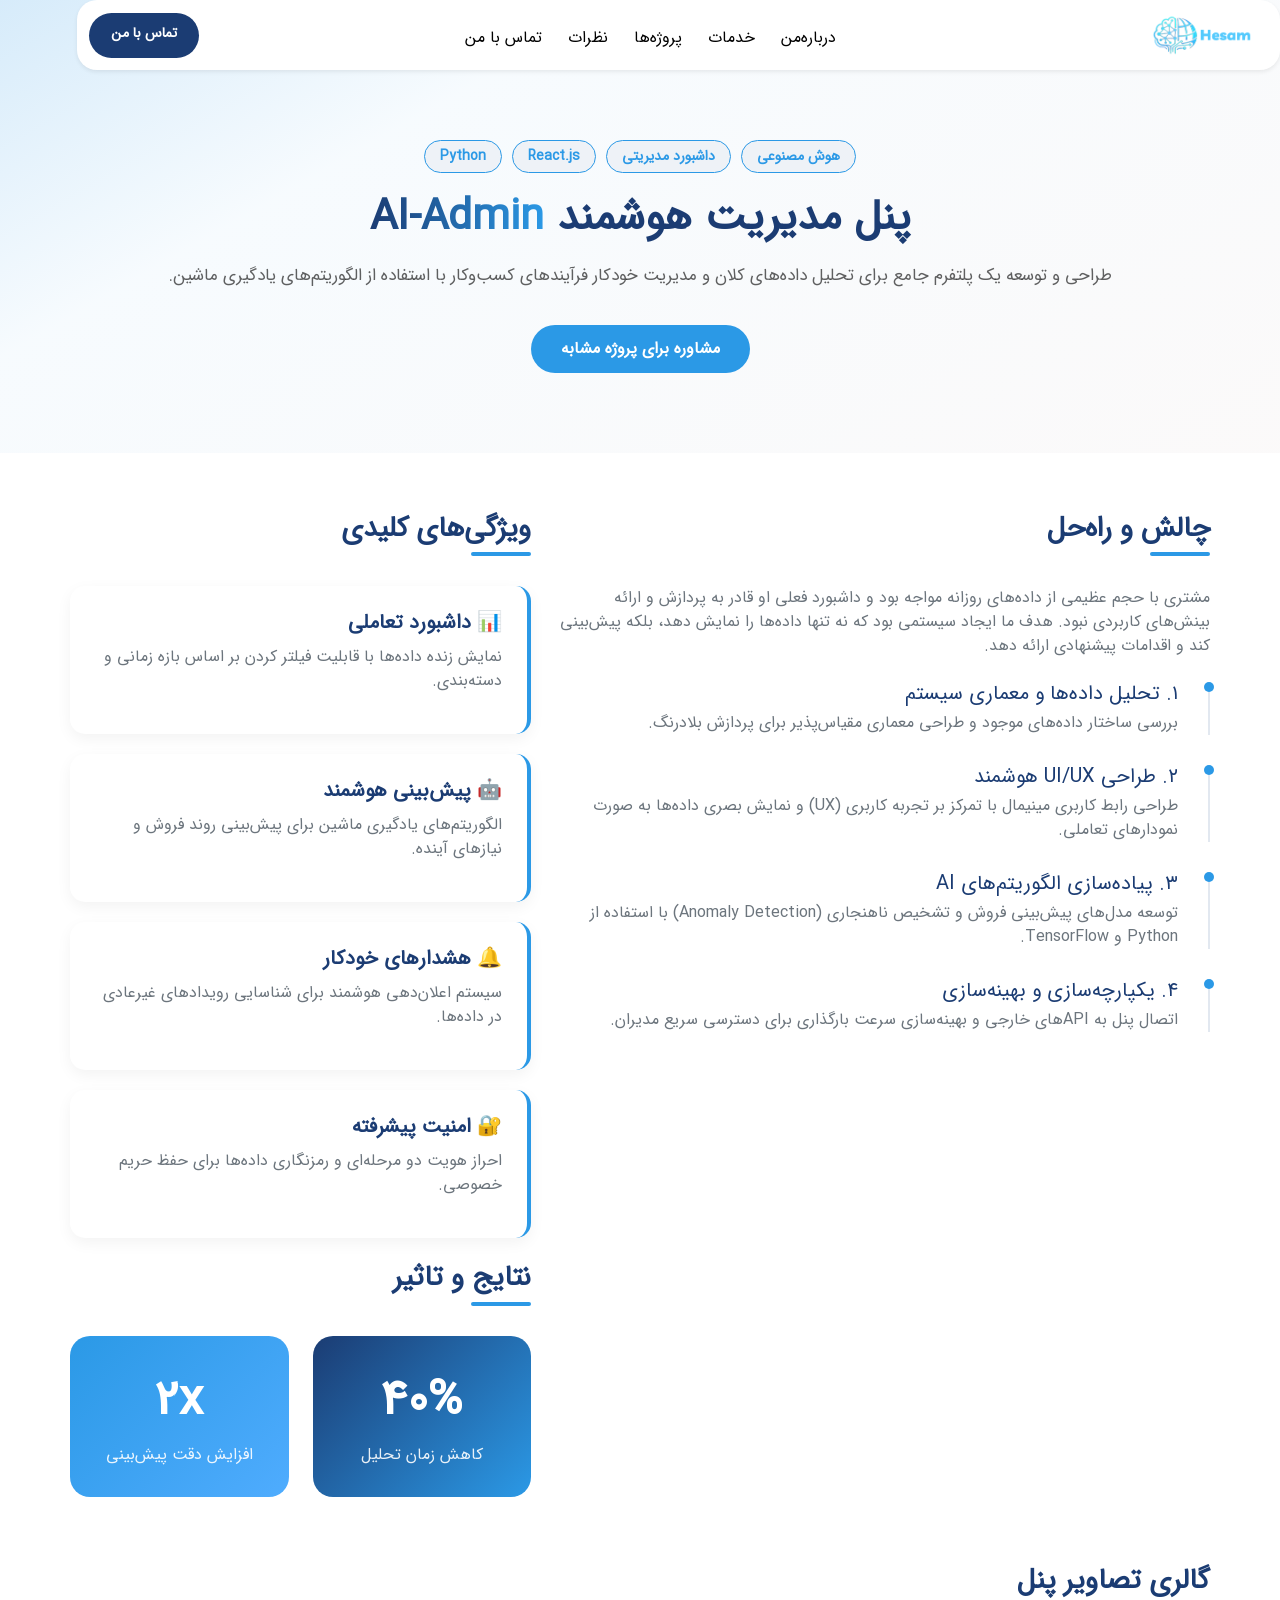
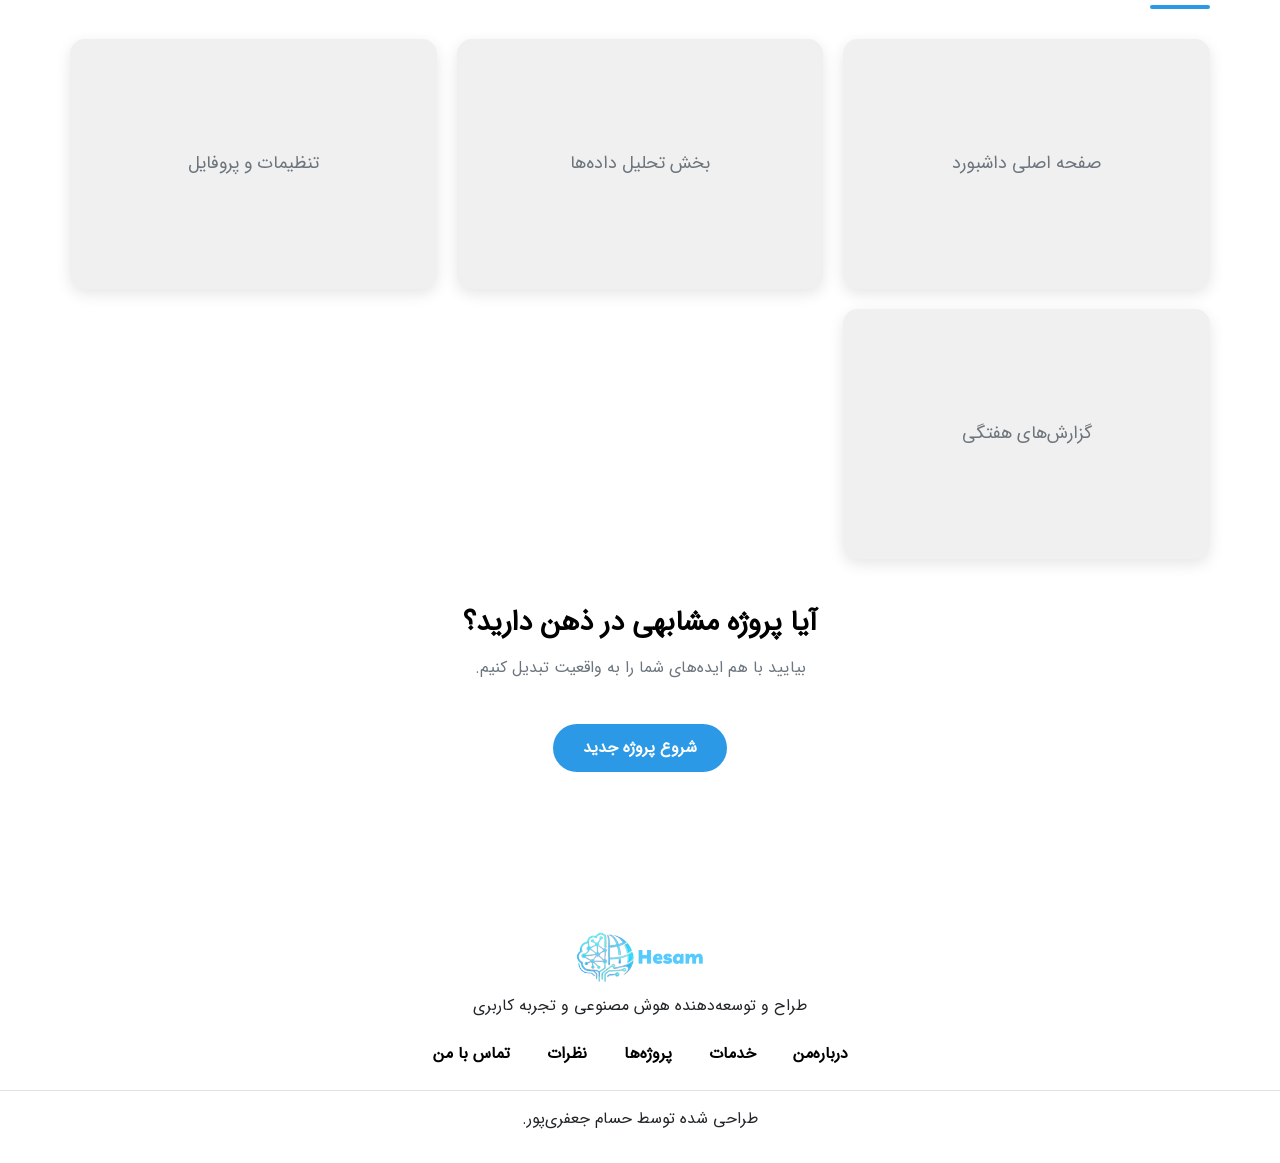
<file: test.html>
<!DOCTYPE html>
<html lang="fa" dir="rtl">
<head>
    <meta charset="UTF-8">
    <meta name="viewport" content="width=device-width, initial-scale=1.0">
    <title>جزئیات پروژه: پنل مدیریت هوشمند | حسام جعفری‌پور</title>
    <link rel="stylesheet" href="css/bootstrap.css">
    <link rel="stylesheet" href="css/style.css">
    <link rel="icon" href="image/logo_site.png" type="image/png">
    <style>
        /* استایل‌های اختصاصی صفحه جزئیات پروژه */
        .project-detail-header {
            background: linear-gradient(330deg, #faf8f8c4 0%, #2b98e60a 70%, #2b98e631 100%);
            padding-top: 140px;
            padding-bottom: 80px;
            text-align: center;
        }

        .project-title {
            font-size: 42px;
            font-weight: bold;
            color: #1B3C73;
            margin-bottom: 20px;
        }

        .project-tags {
            display: flex;
            justify-content: center;
            gap: 10px;
            flex-wrap: wrap;
            margin-bottom: 20px;
        }

        .tag {
            background: #eef2f7;
            color: #2B99E6;
            padding: 5px 15px;
            border-radius: 20px;
            font-size: 14px;
            font-weight: bold;
            border: 1px solid #2B99E6;
        }

        .project-content {
            padding: 60px 0;
        }

        .section-title {
            font-size: 28px;
            font-weight: bold;
            color: #1B3C73;
            margin-bottom: 30px;
            position: relative;
            padding-bottom: 10px;
        }

        .section-title::after {
            content: '';
            position: absolute;
            bottom: 0;
            right: 0;
            width: 60px;
            height: 4px;
            background: #2B99E6;
            border-radius: 2px;
        }

        .feature-box {
            background: #fff;
            padding: 25px;
            border-radius: 15px;
            box-shadow: 0 5px 15px rgba(0,0,0,0.05);
            margin-bottom: 20px;
            border-right: 4px solid #2B99E6;
            transition: transform 0.3s;
        }

        .feature-box:hover {
            transform: translateX(-5px);
        }

        .feature-box h5 {
            color: #1B3C73;
            font-weight: bold;
            margin-bottom: 10px;
        }

        .stat-card {
            background: linear-gradient(135deg, #1B3C73, #2B99E6);
            color: white;
            padding: 30px;
            border-radius: 20px;
            text-align: center;
            margin-bottom: 20px;
        }

        .stat-number {
            font-size: 48px;
            font-weight: bold;
            margin-bottom: 5px;
        }

        .stat-label {
            font-size: 16px;
            opacity: 0.9;
        }

        .gallery-grid {
            display: grid;
            grid-template-columns: repeat(auto-fit, minmax(300px, 1fr));
            gap: 20px;
            margin-top: 30px;
        }

        .gallery-item {
            border-radius: 15px;
            overflow: hidden;
            box-shadow: 0 5px 15px rgba(0,0,0,0.1);
            position: relative;
            cursor: pointer;
            background: #f0f0f0;
            height: 250px;
            display: flex;
            align-items: center;
            justify-content: center;
            color: #6c757d;
            font-size: 18px;
        }
        
        .gallery-item:hover {
            transform: scale(1.02);
            transition: all 0.3s ease;
        }

        .gallery-overlay {
            position: absolute;
            top: 0;
            left: 0;
            width: 100%;
            height: 100%;
            background: rgba(27, 60, 115, 0.8);
            display: flex;
            align-items: center;
            justify-content: center;
            color: white;
            opacity: 0;
            transition: opacity 0.3s;
        }

        .gallery-item:hover .gallery-overlay {
            opacity: 1;
        }

        .btn-demo {
            background: #2B99E6;
            color: white;
            padding: 12px 30px;
            border-radius: 50px;
            text-decoration: none;
            font-weight: bold;
            display: inline-block;
            margin-top: 20px;
            transition: all 0.3s;
        }

        .btn-demo:hover {
            background: #1B3C73;
            color: white;
            transform: translateY(-3px);
            box-shadow: 0 10px 20px rgba(43, 153, 230, 0.3);
        }

        .timeline-step {
            position: relative;
            padding-right: 30px;
            margin-bottom: 30px;
            border-right: 2px solid #e2e8f0;
        }

        .timeline-step::before {
            content: '';
            position: absolute;
            right: -6px;
            top: 0;
            width: 10px;
            height: 10px;
            background: #2B99E6;
            border-radius: 50%;
        }

        .timeline-step h5 {
            color: #1B3C73;
            margin-bottom: 5px;
        }
    </style>
</head>
<body>
    <!-- نوار ناوبری (همانند صفحات قبلی) -->
    <nav class="navbar navbar-expand-lg navbar-light position-fixed bg-white shadow-sm">
        <div class="container-fluid">
            <a class="navbar-brand" href="index.html">
                <img src="image/logo_header_footer.png" alt="لوگو" width="100">
            </a>
            <button class="navbar-toggler" type="button" data-bs-toggle="collapse" data-bs-target="#mainMenu">
                <span class="navbar-toggler-icon"></span>
            </button>
            <div class="collapse navbar-collapse justify-content-between text-center" id="mainMenu">
                <ul class="navbar-nav mb-2 mb-lg-0">
                    <li class="nav-item"><a class="nav-link link_page" href="About.html">درباره‌من</a></li>
                    <li class="nav-item"><a class="nav-link link_page" href="Services.html">خدمات</a></li>
                    <li class="nav-item"><a class="nav-link link_page active" href="projects.html">پروژه‌ها</a></li>
                    <li class="nav-item"><a class="nav-link link_page" href="testimonials.html">نظرات</a></li>
                    <li class="nav-item"><a class="nav-link link_page" href="contact.html">تماس با من</a></li>
                </ul>
                <a class="btn_link_page nav-link" href="contact.html">تماس با من</a>
            </div>
        </div>
    </nav>

    <!-- هدر پروژه -->
    <header class="project-detail-header">
        <div class="container">
            <div class="project-tags">
                <span class="tag">هوش مصنوعی</span>
                <span class="tag">داشبورد مدیریتی</span>
                <span class="tag">React.js</span>
                <span class="tag">Python</span>
            </div>
            <h1 class="project-title">پنل مدیریت هوشمند <span class="color_asli">AI-Admin</span></h1>
            <p class="pragraf mt-3">طراحی و توسعه یک پلتفرم جامع برای تحلیل داده‌های کلان و مدیریت خودکار فرآیندهای کسب‌وکار با استفاده از الگوریتم‌های یادگیری ماشین.</p>
            <a href="contact.html" class="btn-demo">مشاوره برای پروژه مشابه</a>
        </div>
    </header>

    <!-- محتوای اصلی پروژه -->
    <div class="container project-content">
        <div class="row">
            
            <!-- ستون چپ: توضیحات و چالش‌ها -->
            <div class="col-lg-7">
                <h3 class="section-title">چالش و راه‌حل</h3>
                <p class="text-secondary mb-4">
                    مشتری با حجم عظیمی از داده‌های روزانه مواجه بود و داشبورد فعلی او قادر به پردازش و ارائه بینش‌های کاربردی نبود. هدف ما ایجاد سیستمی بود که نه تنها داده‌ها را نمایش دهد، بلکه پیش‌بینی کند و اقدامات پیشنهادی ارائه دهد.
                </p>

                <div class="timeline-step">
                    <h5>۱. تحلیل داده‌ها و معماری سیستم</h5>
                    <p class="text-secondary">بررسی ساختار داده‌های موجود و طراحی معماری مقیاس‌پذیر برای پردازش بلادرنگ.</p>
                </div>

                <div class="timeline-step">
                    <h5>۲. طراحی UI/UX هوشمند</h5>
                    <p class="text-secondary">طراحی رابط کاربری مینیمال با تمرکز بر تجربه کاربری (UX) و نمایش بصری داده‌ها به صورت نمودارهای تعاملی.</p>
                </div>

                <div class="timeline-step">
                    <h5>۳. پیاده‌سازی الگوریتم‌های AI</h5>
                    <p class="text-secondary">توسعه مدل‌های پیش‌بینی فروش و تشخیص ناهنجاری (Anomaly Detection) با استفاده از Python و TensorFlow.</p>
                </div>

                <div class="timeline-step">
                    <h5>۴. یکپارچه‌سازی و بهینه‌سازی</h5>
                    <p class="text-secondary">اتصال پنل به APIهای خارجی و بهینه‌سازی سرعت بارگذاری برای دسترسی سریع مدیران.</p>
                </div>
            </div>

            <!-- ستون راست: ویژگی‌ها و آمار -->
            <div class="col-lg-5">
                <h3 class="section-title">ویژگی‌های کلیدی</h3>
                
                <div class="feature-box">
                    <h5>📊 داشبورد تعاملی</h5>
                    <p class="text-secondary">نمایش زنده داده‌ها با قابلیت فیلتر کردن بر اساس بازه زمانی و دسته‌بندی.</p>
                </div>

                <div class="feature-box">
                    <h5>🤖 پیش‌بینی هوشمند</h5>
                    <p class="text-secondary">الگوریتم‌های یادگیری ماشین برای پیش‌بینی روند فروش و نیازهای آینده.</p>
                </div>

                <div class="feature-box">
                    <h5>🔔 هشدارهای خودکار</h5>
                    <p class="text-secondary">سیستم اعلان‌دهی هوشمند برای شناسایی رویدادهای غیرعادی در داده‌ها.</p>
                </div>

                <div class="feature-box">
                    <h5>🔐 امنیت پیشرفته</h5>
                    <p class="text-secondary">احراز هویت دو مرحله‌ای و رمزنگاری داده‌ها برای حفظ حریم خصوصی.</p>
                </div>

                <h3 class="section-title mt-4">نتایج و تاثیر</h3>
                <div class="row">
                    <div class="col-6">
                        <div class="stat-card">
                            <div class="stat-number">40%</div>
                            <div class="stat-label">کاهش زمان تحلیل</div>
                        </div>
                    </div>
                    <div class="col-6">
                        <div class="stat-card" style="background: linear-gradient(135deg, #2B99E6, #4facfe);">
                            <div class="stat-number">2x</div>
                            <div class="stat-label">افزایش دقت پیش‌بینی</div>
                        </div>
                    </div>
                </div>
            </div>
        </div>

        <!-- گالری تصاویر -->
        <div class="row mt-5">
            <div class="col-12">
                <h3 class="section-title">گالری تصاویر پنل</h3>
                <div class="gallery-grid">
                    <div class="gallery-item">
                        <span>صفحه اصلی داشبورد</span>
                        <div class="gallery-overlay">مشاهده بزرگتر</div>
                    </div>
                    <div class="gallery-item">
                        <span>بخش تحلیل داده‌ها</span>
                        <div class="gallery-overlay">مشاهده بزرگتر</div>
                    </div>
                    <div class="gallery-item">
                        <span>تنظیمات و پروفایل</span>
                        <div class="gallery-overlay">مشاهده بزرگتر</div>
                    </div>
                    <div class="gallery-item">
                        <span>گزارش‌های هفتگی</span>
                        <div class="gallery-overlay">مشاهده بزرگتر</div>
                    </div>
                </div>
            </div>
        </div>

        <!-- بخش اقدام نهایی -->
        <div class="row mt-5 text-center">
            <div class="col-12">
                <h3 class="p_bold mb-3">آیا پروژه مشابهی در ذهن دارید؟</h3>
                <p class="text-secondary mb-4">بیایید با هم ایده‌های شما را به واقعیت تبدیل کنیم.</p>
                <a href="contact.html" class="btn-demo">شروع پروژه جدید</a>
            </div>
        </div>
    </div>

    <!-- فوتر (همانند صفحات قبلی) -->
    <footer class="mt-5 pt-5 pb-3">
        <div class="logo_footer text-center">
            <img src="image/logo_header_footer.png" width="130">
        </div>
        <div class="tozih text-center mainMenu mt-2">
            <p>طراح و توسعه‌دهنده هوش مصنوعی و تجربه کاربری</p>
        </div>
        <div class="links_footer text-center">
            <a href="About.html" class="nav-link d-inline-block p_bold">درباره‌من</a>
            <a href="Services.html" class="nav-link d-inline-block p_bold">خدمات</a>
            <a href="projects.html" class="nav-link d-inline-block p_bold">پروژه‌ها</a>
            <a href="testimonials.html" class="nav-link d-inline-block p_bold">نظرات</a>
            <a href="contact.html" class="nav-link d-inline-block p_bold">تماس با من</a>
        </div>
        <div class="border-top text-center mt-3 justify-center">
            <p class="mt-3">طراحی شده توسط حسام جعفری‌پور.</p>
        </div>
    </footer>

    <script src="https://cdn.jsdelivr.net/npm/bootstrap@5.3.3/dist/js/bootstrap.bundle.min.js"></script>
</body>
</html>
</file>
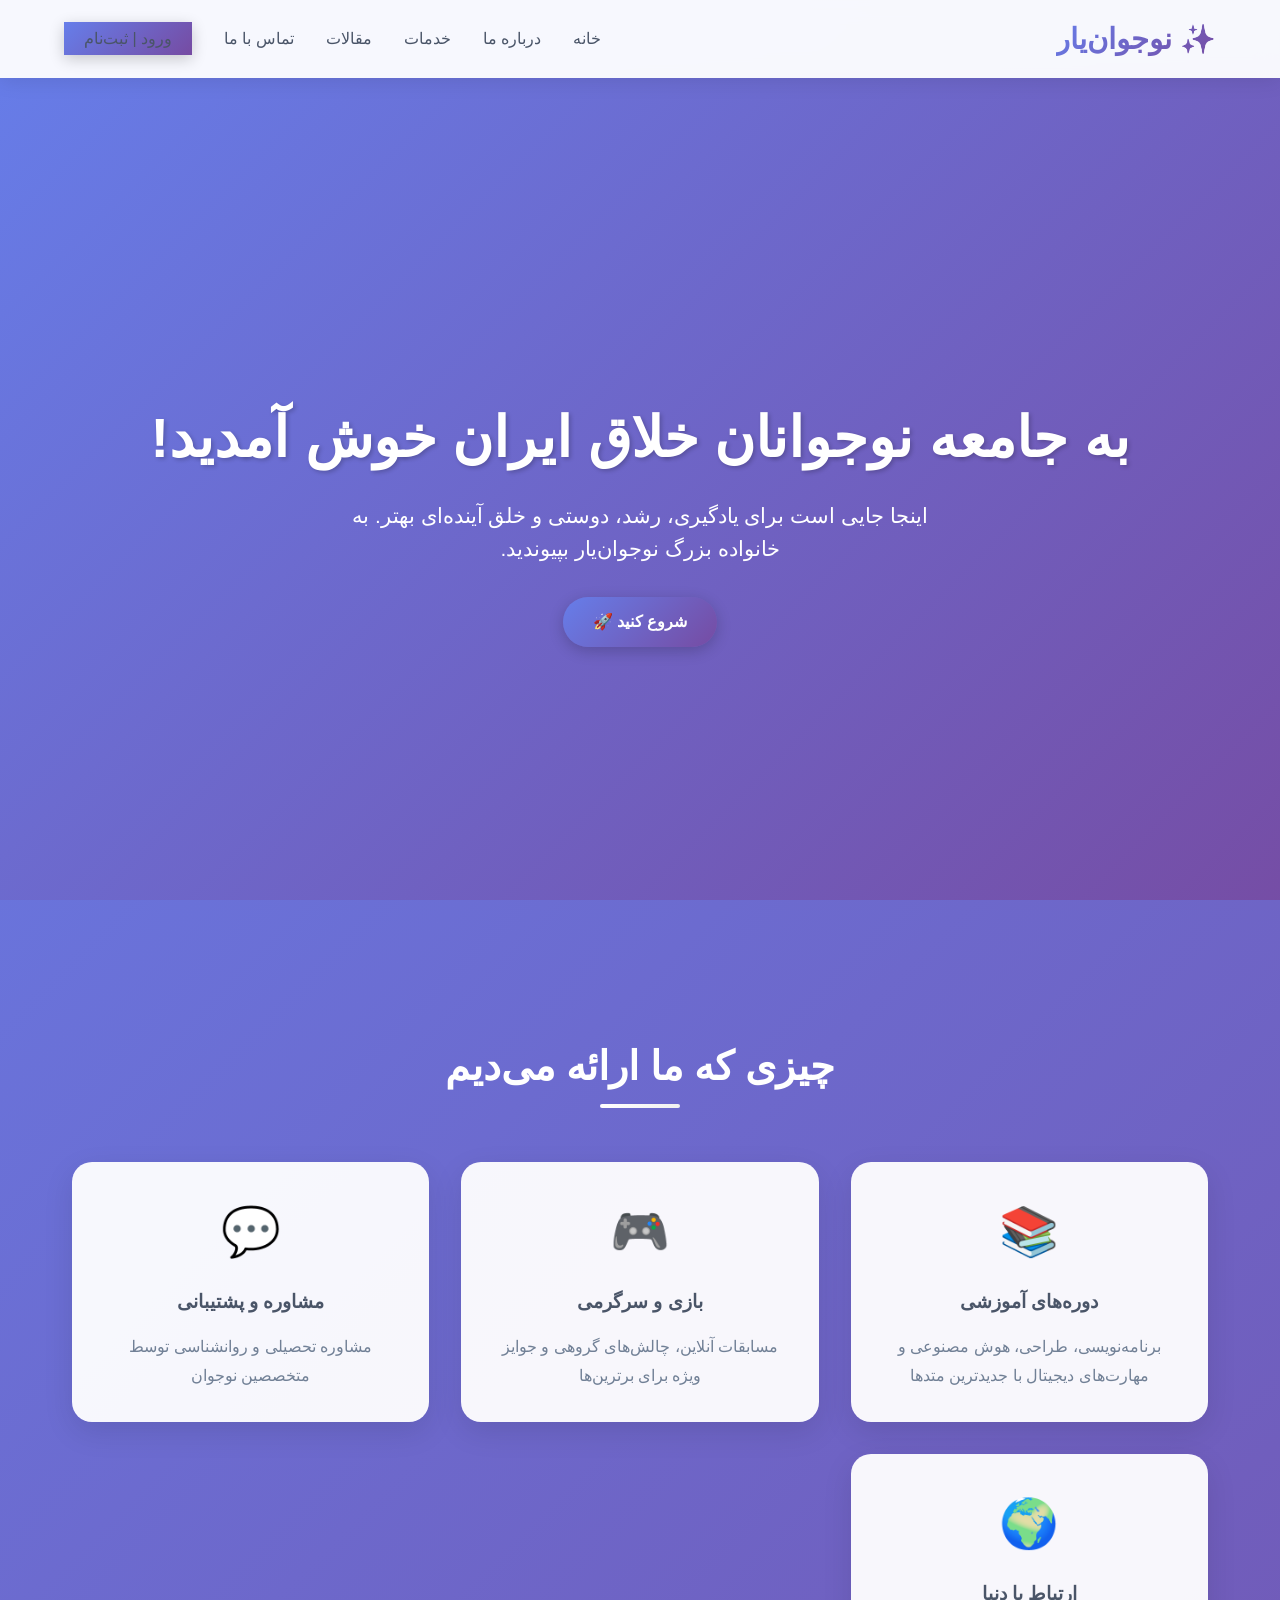
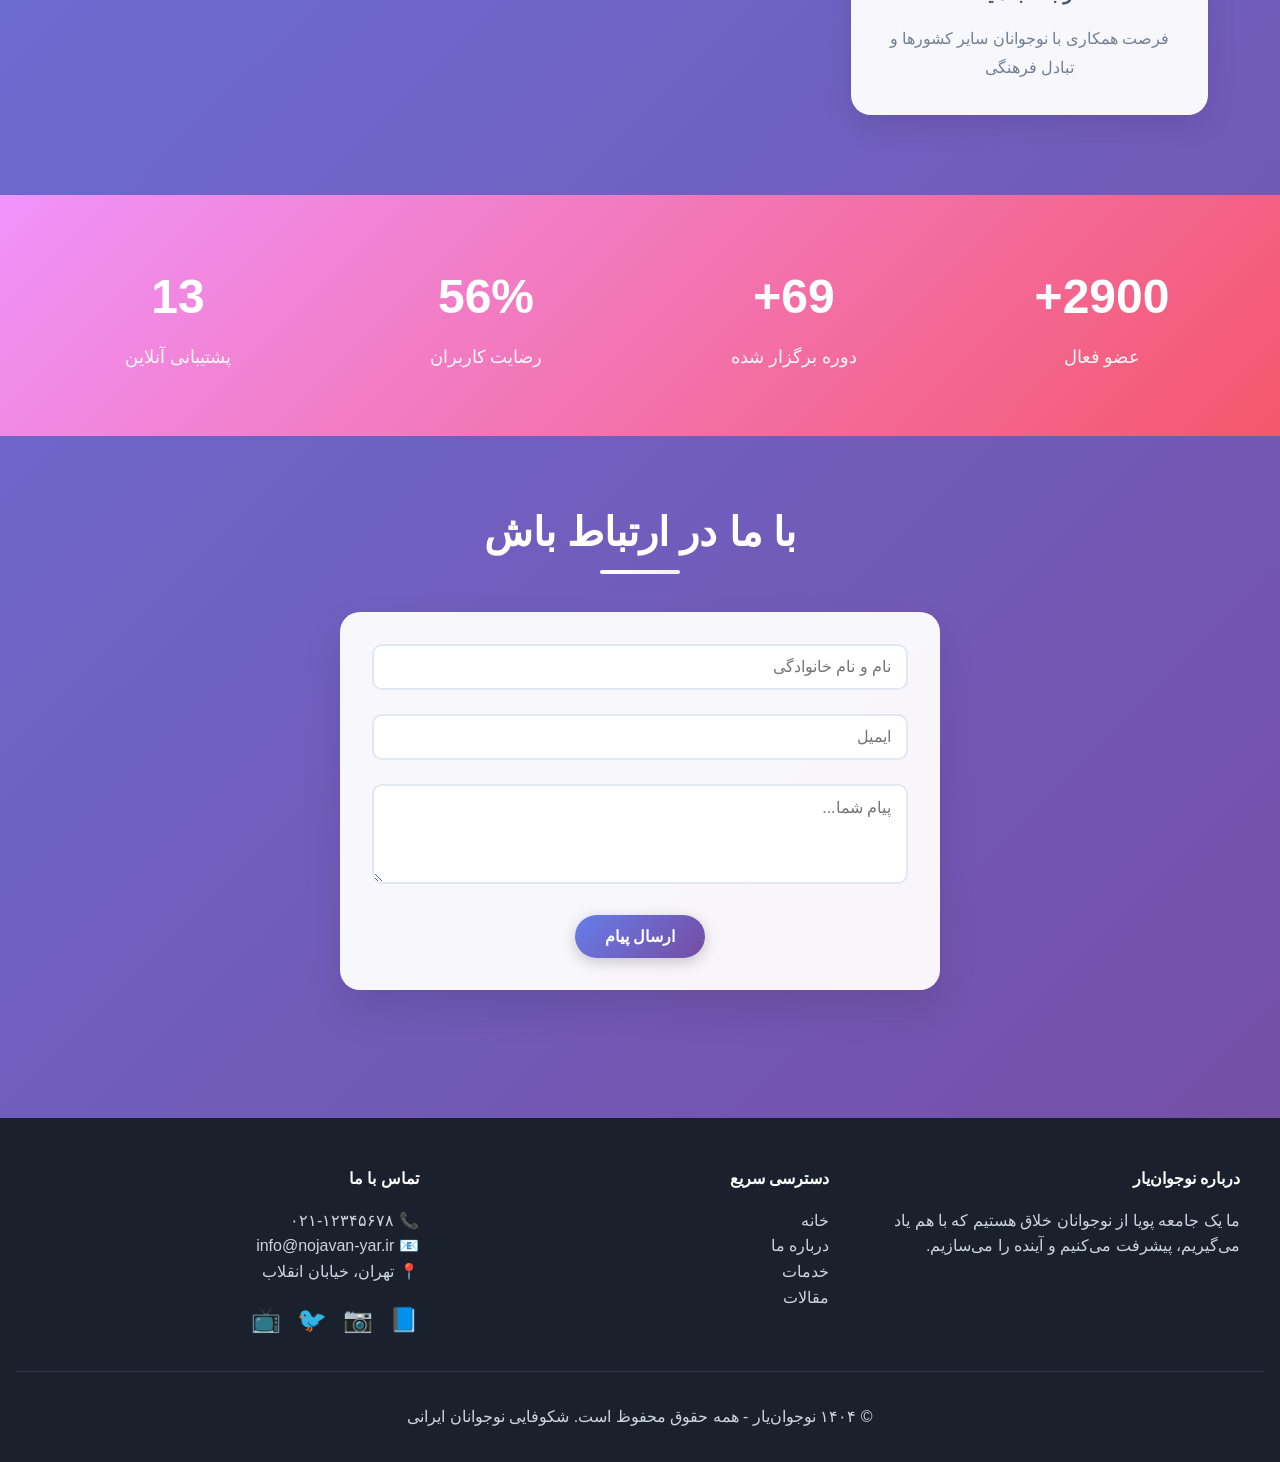
<file: tst.html>
<!DOCTYPE html>
<html lang="fa" dir="rtl">
<head>
    <meta charset="UTF-8">
    <meta name="viewport" content="width=device-width, initial-scale=1.0, viewport-fit=cover">
    <title>نوجوان‌یار | جامعه پویا و خلاق نوجوانان ایران</title>
    <style>
        * {
            margin: 0;
            padding: 0;
            box-sizing: border-box;
        }

        /* فونت وزیر برای فارسی */
        @font-face {
            font-family: 'Vazir';
            src: url('https://cdn.fontcdn.ir/FontPersian/Vazir/Vazir-Medium.eot');
            src: url('https://cdn.fontcdn.ir/FontPersian/Vazir/Vazir-Medium.eot?#iefix') format('embedded-opentype'),
                 url('https://cdn.fontcdn.ir/FontPersian/Vazir/Vazir-Medium.woff2') format('woff2'),
                 url('https://cdn.fontcdn.ir/FontPersian/Vazir/Vazir-Medium.woff') format('woff'),
                 url('https://cdn.fontcdn.ir/FontPersian/Vazir/Vazir-Medium.ttf') format('truetype');
            font-weight: 500;
            font-display: swap;
        }

        @font-face {
            font-family: 'Vazir';
            src: url('https://cdn.fontcdn.ir/FontPersian/Vazir/Vazir-Bold.eot');
            src: url('https://cdn.fontcdn.ir/FontPersian/Vazir/Vazir-Bold.eot?#iefix') format('embedded-opentype'),
                 url('https://cdn.fontcdn.ir/FontPersian/Vazir/Vazir-Bold.woff2') format('woff2'),
                 url('https://cdn.fontcdn.ir/FontPersian/Vazir/Vazir-Bold.woff') format('woff'),
                 url('https://cdn.fontcdn.ir/FontPersian/Vazir/Vazir-Bold.ttf') format('truetype');
            font-weight: 700;
            font-display: swap;
        }

        body {
            font-family: 'Vazir', 'Segoe UI', Tahoma, Geneva, Verdana, sans-serif;
            background: linear-gradient(135deg, #667eea 0%, #764ba2 100%);
            color: #2d3748;
            line-height: 1.6;
            overflow-x: hidden;
        }

        /* اسکرول بار سفارشی */
        ::-webkit-scrollbar {
            width: 12px;
        }

        ::-webkit-scrollbar-track {
            background: #f1f1f1;
            border-radius: 10px;
        }

        ::-webkit-scrollbar-thumb {
            background: linear-gradient(135deg, #667eea, #764ba2);
            border-radius: 10px;
        }

        /* هدر ثابت و شفاف */
        .navbar {
            background: rgba(255, 255, 255, 0.95);
            backdrop-filter: blur(10px);
            box-shadow: 0 2px 20px rgba(0,0,0,0.1);
            position: fixed;
            width: 100%;
            top: 0;
            z-index: 1000;
            padding: 1rem 5%;
            display: flex;
            justify-content: space-between;
            align-items: center;
            flex-wrap: wrap;
            transition: all 0.3s;
        }

        .logo {
            font-size: 1.8rem;
            font-weight: bold;
            background: linear-gradient(135deg, #667eea, #764ba2);
            -webkit-background-clip: text;
            background-clip: text;
            color: transparent;
            transition: transform 0.3s;
        }

        .logo:hover {
            transform: scale(1.05);
        }

        .nav-links {
            display: flex;
            gap: 2rem;
            list-style: none;
        }

        .nav-links a {
            text-decoration: none;
            color: #4a5568;
            font-weight: 500;
            transition: all 0.3s;
            position: relative;
        }

        .nav-links a:hover {
            color: #667eea;
        }

        .nav-links a::after {
            content: '';
            position: absolute;
            width: 0;
            height: 2px;
            bottom: -5px;
            right: 0;
            background: linear-gradient(135deg, #667eea, #764ba2);
            transition: width 0.3s;
        }

        .nav-links a:hover::after {
            width: 100%;
        }

        .menu-toggle {
            display: none;
            font-size: 1.8rem;
            cursor: pointer;
            color: #667eea;
        }

        /* بخش اصلی هیرو */
        .hero {
            min-height: 100vh;
            background: linear-gradient(135deg, rgba(102,126,234,0.9), rgba(118,75,162,0.9)), url('https://cdn.pixabay.com/photo/2017/08/07/14/02/people-2604858_1280.jpg');
            background-size: cover;
            background-position: center;
            background-attachment: fixed;
            display: flex;
            align-items: center;
            justify-content: center;
            text-align: center;
            padding: 0 1rem;
            margin-top: 70px;
        }

        .hero-content {
            color: white;
            animation: fadeInUp 1s ease;
        }

        .hero h1 {
            font-size: 3.5rem;
            margin-bottom: 1rem;
            text-shadow: 2px 2px 4px rgba(0,0,0,0.2);
        }

        .hero p {
            font-size: 1.3rem;
            margin-bottom: 2rem;
            max-width: 600px;
            margin-left: auto;
            margin-right: auto;
        }

        .btn {
            display: inline-block;
            padding: 12px 30px;
            background: white;
            color: #667eea;
            text-decoration: none;
            border-radius: 50px;
            font-weight: bold;
            transition: all 0.3s;
            border: none;
            cursor: pointer;
            font-family: 'Vazir', sans-serif;
            font-size: 1rem;
        }

        .btn-primary {
            background: linear-gradient(135deg, #667eea, #764ba2);
            color: white;
            box-shadow: 0 4px 15px rgba(0,0,0,0.2);
        }

        .btn-primary:hover {
            transform: translateY(-3px);
            box-shadow: 0 8px 25px rgba(0,0,0,0.3);
        }

        /* بخش کارت‌ها */
        .container {
            max-width: 1200px;
            margin: 0 auto;
            padding: 4rem 1rem;
        }

        .section-title {
            text-align: center;
            font-size: 2.5rem;
            margin-bottom: 3rem;
            color: white;
            position: relative;
        }

        .section-title::after {
            content: '';
            position: absolute;
            bottom: -10px;
            left: 50%;
            transform: translateX(-50%);
            width: 80px;
            height: 4px;
            background: linear-gradient(135deg, #fff, #f0f0f0);
            border-radius: 2px;
        }

        .cards-grid {
            display: grid;
            grid-template-columns: repeat(auto-fit, minmax(280px, 1fr));
            gap: 2rem;
            padding: 1rem;
        }

        .card {
            background: rgba(255, 255, 255, 0.95);
            border-radius: 20px;
            padding: 2rem;
            text-align: center;
            transition: all 0.3s;
            box-shadow: 0 10px 30px rgba(0,0,0,0.1);
            cursor: pointer;
        }

        .card:hover {
            transform: translateY(-10px);
            box-shadow: 0 20px 40px rgba(0,0,0,0.2);
        }

        .card-icon {
            font-size: 3rem;
            margin-bottom: 1rem;
        }

        .card h3 {
            color: #4a5568;
            margin-bottom: 1rem;
        }

        .card p {
            color: #718096;
            line-height: 1.8;
        }

        /* بخش آمار */
        .stats {
            background: linear-gradient(135deg, #f093fb 0%, #f5576c 100%);
            padding: 4rem 1rem;
        }

        .stats-grid {
            display: grid;
            grid-template-columns: repeat(auto-fit, minmax(200px, 1fr));
            gap: 2rem;
            max-width: 1200px;
            margin: 0 auto;
            text-align: center;
        }

        .stat-item {
            color: white;
        }

        .stat-number {
            font-size: 3rem;
            font-weight: bold;
            margin-bottom: 0.5rem;
        }

        .stat-label {
            font-size: 1.1rem;
            opacity: 0.95;
        }

        /* بخش ارتباط با ما */
        .contact-form {
            background: rgba(255, 255, 255, 0.95);
            border-radius: 20px;
            padding: 2rem;
            max-width: 600px;
            margin: 0 auto;
            box-shadow: 0 20px 40px rgba(0,0,0,0.1);
        }

        .form-group {
            margin-bottom: 1.5rem;
        }

        .form-group input,
        .form-group textarea {
            width: 100%;
            padding: 12px 15px;
            border: 2px solid #e2e8f0;
            border-radius: 10px;
            font-family: 'Vazir', sans-serif;
            font-size: 1rem;
            transition: all 0.3s;
        }

        .form-group input:focus,
        .form-group textarea:focus {
            outline: none;
            border-color: #667eea;
        }

        /* فوتر */
        .footer {
            background: #1a202c;
            color: #cbd5e0;
            padding: 3rem 1rem 2rem;
            margin-top: 4rem;
        }

        .footer-content {
            max-width: 1200px;
            margin: 0 auto;
            display: grid;
            grid-template-columns: repeat(auto-fit, minmax(250px, 1fr));
            gap: 2rem;
        }

        .footer-section h4 {
            color: white;
            margin-bottom: 1rem;
        }

        .social-links {
            display: flex;
            gap: 1rem;
            margin-top: 1rem;
        }

        .social-links a {
            color: #cbd5e0;
            text-decoration: none;
            font-size: 1.5rem;
            transition: color 0.3s;
        }

        .social-links a:hover {
            color: #667eea;
        }

        .footer-bottom {
            text-align: center;
            margin-top: 2rem;
            padding-top: 2rem;
            border-top: 1px solid #2d3748;
        }

        /* انیمیشن‌ها */
        @keyframes fadeInUp {
            from {
                opacity: 0;
                transform: translateY(30px);
            }
            to {
                opacity: 1;
                transform: translateY(0);
            }
        }

        /* ریسپانسیو */
        @media (max-width: 768px) {
            .menu-toggle {
                display: block;
            }

            .nav-links {
                display: none;
                width: 100%;
                flex-direction: column;
                text-align: center;
                gap: 1rem;
                padding: 1rem 0;
            }

            .nav-links.active {
                display: flex;
            }

            .hero h1 {
                font-size: 2rem;
            }

            .hero p {
                font-size: 1rem;
            }

            .section-title {
                font-size: 1.8rem;
            }
        }

        /* حالت darck mode دلخواه */
        @media (prefers-color-scheme: dark) {
            body {
                background: linear-gradient(135deg, #1e1e2f, #2d2d44);
            }
        }
    </style>
</head>
<body>

    <nav class="navbar">
        <div class="logo">✨ نوجوان‌یار</div>
        <div class="menu-toggle" id="menuToggle">☰</div>
        <ul class="nav-links" id="navLinks">
            <li><a href="#">خانه</a></li>
            <li><a href="#">درباره ما</a></li>
            <li><a href="#">خدمات</a></li>
            <li><a href="#">مقالات</a></li>
            <li><a href="#">تماس با ما</a></li>
            <li><a href="#" class="btn-primary" style="padding: 8px 20px;">ورود | ثبت‌نام</a></li>
        </ul>
    </nav>

    <section class="hero">
        <div class="hero-content">
            <h1>به جامعه نوجوانان خلاق ایران خوش آمدید!</h1>
            <p>اینجا جایی است برای یادگیری، رشد، دوستی و خلق آینده‌ای بهتر. به خانواده بزرگ نوجوان‌یار بپیوندید.</p>
            <a href="#" class="btn btn-primary">شروع کنید 🚀</a>
        </div>
    </section>

    <div class="container">
        <h2 class="section-title">چیزی که ما ارائه می‌دیم</h2>
        <div class="cards-grid">
            <div class="card">
                <div class="card-icon">📚</div>
                <h3>دوره‌های آموزشی</h3>
                <p>برنامه‌نویسی، طراحی، هوش مصنوعی و مهارت‌های دیجیتال با جدیدترین متدها</p>
            </div>
            <div class="card">
                <div class="card-icon">🎮</div>
                <h3>بازی و سرگرمی</h3>
                <p>مسابقات آنلاین، چالش‌های گروهی و جوایز ویژه برای برترین‌ها</p>
            </div>
            <div class="card">
                <div class="card-icon">💬</div>
                <h3>مشاوره و پشتیبانی</h3>
                <p>مشاوره تحصیلی و روانشناسی توسط متخصصین نوجوان</p>
            </div>
            <div class="card">
                <div class="card-icon">🌍</div>
                <h3>ارتباط با دنیا</h3>
                <p>فرصت همکاری با نوجوانان سایر کشورها و تبادل فرهنگی</p>
            </div>
        </div>
    </div>

    <div class="stats">
        <div class="stats-grid">
            <div class="stat-item">
                <div class="stat-number">5000+</div>
                <div class="stat-label">عضو فعال</div>
            </div>
            <div class="stat-item">
                <div class="stat-number">120+</div>
                <div class="stat-label">دوره برگزار شده</div>
            </div>
            <div class="stat-item">
                <div class="stat-number">98%</div>
                <div class="stat-label">رضایت کاربران</div>
            </div>
            <div class="stat-item">
                <div class="stat-number">24/7</div>
                <div class="stat-label">پشتیبانی آنلاین</div>
            </div>
        </div>
    </div>

    <div class="container">
        <h2 class="section-title">با ما در ارتباط باش</h2>
        <div class="contact-form">
            <form id="contactForm" onsubmit="event.preventDefault(); alert('پیام شما با موفقیت ارسال شد! به زودی با شما تماس می‌گیریم 🙌'); this.reset();">
                <div class="form-group">
                    <input type="text" placeholder="نام و نام خانوادگی" required>
                </div>
                <div class="form-group">
                    <input type="email" placeholder="ایمیل" required>
                </div>
                <div class="form-group">
                    <textarea rows="4" placeholder="پیام شما..." required></textarea>
                </div>
                <div style="text-align: center;">
                    <button type="submit" class="btn btn-primary">ارسال پیام</button>
                </div>
            </form>
        </div>
    </div>

    <footer class="footer">
        <div class="footer-content">
            <div class="footer-section">
                <h4>درباره نوجوان‌یار</h4>
                <p>ما یک جامعه پویا از نوجوانان خلاق هستیم که با هم یاد می‌گیریم، پیشرفت می‌کنیم و آینده را می‌سازیم.</p>
            </div>
            <div class="footer-section">
                <h4>دسترسی سریع</h4>
                <p>خانه<br>درباره ما<br>خدمات<br>مقالات</p>
            </div>
            <div class="footer-section">
                <h4>تماس با ما</h4>
                <p>📞 ۰۲۱-۱۲۳۴۵۶۷۸<br>📧 info@nojavan-yar.ir<br>📍 تهران، خیابان انقلاب</p>
                <div class="social-links">
                    <a href="#">📘</a>
                    <a href="#">📷</a>
                    <a href="#">🐦</a>
                    <a href="#">📺</a>
                </div>
            </div>
        </div>
        <div class="footer-bottom">
            <p>&copy; ۱۴۰۴ نوجوان‌یار - همه حقوق محفوظ است. شکوفایی نوجوانان ایرانی</p>
        </div>
    </footer>

    <script>
        // منوی همبرگری برای موبایل
        const menuToggle = document.getElementById('menuToggle');
        const navLinks = document.getElementById('navLinks');

        menuToggle.addEventListener('click', () => {
            navLinks.classList.toggle('active');
        });

        // افکت اسکرول برای تغییر شفافیت هدر
        window.addEventListener('scroll', () => {
            const navbar = document.querySelector('.navbar');
            if (window.scrollY > 50) {
                navbar.style.background = 'rgba(255, 255, 255, 0.98)';
                navbar.style.boxShadow = '0 4px 20px rgba(0,0,0,0.1)';
            } else {
                navbar.style.background = 'rgba(255, 255, 255, 0.95)';
                navbar.style.boxShadow = '0 2px 20px rgba(0,0,0,0.1)';
            }
        });

        // انیمیشن اسکرول نرم برای لینک‌ها
        document.querySelectorAll('a[href^="#"]').forEach(anchor => {
            anchor.addEventListener('click', function (e) {
                e.preventDefault();
                const target = document.querySelector(this.getAttribute('href'));
                if (target) {
                    target.scrollIntoView({ behavior: 'smooth' });
                }
            });
        });

        // شمارنده آمار (جلوه ساده)
        const statNumbers = document.querySelectorAll('.stat-number');
        const statsSection = document.querySelector('.stats');
        
        const animateNumbers = () => {
            statNumbers.forEach(stat => {
                const text = stat.innerText;
                const number = parseInt(text);
                if (!isNaN(number) && !stat.hasAttribute('data- animated')) {
                    stat.setAttribute('data-animated', 'true');
                    let current = 0;
                    const increment = number / 50;
                    const updateNumber = () => {
                        current += increment;
                        if (current < number) {
                            stat.innerText = Math.floor(current) + (text.includes('+') ? '+' : (text.includes('%') ? '%' : ''));
                            requestAnimationFrame(updateNumber);
                        } else {
                            stat.innerText = text;
                        }
                    };
                    updateNumber();
                }
            });
        };

        // بررسی مشاهده بخش آمار
        const observer = new IntersectionObserver((entries) => {
            entries.forEach(entry => {
                if (entry.isIntersecting) {
                    animateNumbers();
                    observer.unobserve(entry.target);
                }
            });
        }, { threshold: 0.5 });

        if (statsSection) observer.observe(statsSection);
    </script>
</body>
</html>
</file>
<file: css/style.css>
@font-face {
    font-family: 'iransans';
    src: url('../font/iransans2.woff2');
}
body{
    font-family: iransans;
    direction: rtl;
    /* color:#0d7db9 */
    /* background: linear-gradient(135deg, #1B3C73 0%, #5DA7DB 100%); */
}
header{
    background: linear-gradient(30deg, #faf8f8c4 0%,#2b98e60a 70%, #2b98e656 100%);
    padding: 3vh 2vw;
    overflow: hidden; 
}
nav{
    display: flex;
    background-color: rgba(255, 255, 255, 0.794);
    box-shadow: 0px 0px 20px 2px rgb(226, 226, 226);
    border-radius: 20px;
    position: fixed;
    z-index: 1000;
    overflow: hidden;
    width: 94vw;

    /* text-align: center; */
}

nav ul{
    margin: auto;
}
nav li{
    margin-right: 10px;
}
/* .page_links_nav{
    margin-top: 10px;
} */
.link_page{
    color: rgb(1, 1, 1) !important;
    /* margin-right: 20px; */
    text-align: center;
}
.btn_link_page{
    background-color: #1B3C73;
    color: white  !important;
    width: 110px;
    height: 45px;
    padding: 10px;
    text-align: center;
    border-radius: 50px;
    float: left;
    /* margin-right: 21vw; */
    font-size: 14px;
    font-weight: 600;
}
.color_asli{
    background: linear-gradient(90deg, #1B3C73 0%, #2B99E6 100%);
    -webkit-background-clip: text;
    -webkit-text-fill-color: transparent;
    background-clip: text;
    color: transparent;
}
.content_header{
    margin: 5vh 0vw;
}
.content_header h1{
    margin-top: 4vh;
    font-weight: bold;
    opacity: 0;
    transform: translateX(150%);
    animation: text_vorod 1.2s ease-out forwards;
}
@keyframes text_vorod {
    0% {
        opacity: 0;
        transform: translateX(150%);
    }
    100% {
        opacity: 1;
        transform: translateX(0);
    }
}
/* @keyframes on_opacity {
    0% {
     opacity: 0;
    }
    100% {
     opacity: 1;
    }
} */
.image_header{
    width: 100%;
    animation: vorod_image 1.2s ease-out forwards;
}
@keyframes vorod_image{
    0%{
        opacity: 0;
        transform: translateX(-150%);
    }
    100%{
        opacity: 1;
        transform: translateX(0%);
    }
}
.pragraf{
    color: #0000009e;
    font-size: 17px;
}
.content_header .col-8{
    align-items: center;
    margin-top: 15vh;
}
.tabliq_img_top{
    float: left;
    padding: 10px;
    border-radius: 20px;
    background-color: rgba(255, 255, 255, 0.42);
}
.tabliq_img_bottom{
    float: right;
    padding: 10px;
    border-radius: 20px;
    background-color: rgba(255, 255, 255, 0.42);
}
.tabliq_text_top{
    display: inline-block;
}
.icon_tabliq_top{
    background-color: #1b3b7315;
    display: inline-block;
    padding: 15px;
    border-radius: 30px;
}
.tabliq_top , .tabliq_bottom{
    z-index: 100;
    float: left;
    margin-left: -20px;
    position: relative;
    backdrop-filter: blur(10px);
    animation: tabliq_top 1.5s infinite;
}
.tabliq_bottom{
    float: right;
    margin-right: -20px;
    margin-top: -100px;
}
@keyframes tabliq_top{
    0%,100%{
        transform: translateY(20px);
    }
    50%{
        transform: translateY(0);
    }
}
.color_asli{
    color: #5DA7DB;
}
.div_img{
    background-color: #1b3b732c;
    width: 500px;
    height: 500px;
    border-radius: 40px;
    text-align: center;
    align-items: center;
    justify-content: center;
    display: flex;
    float: left;
    margin-top: -10vh;
    transform: skew(-6deg, 5deg);
}
.img_header{
    width: 500px;
    text-align: center;
    border-radius: 40px;
    border: 4px solid white;
    transform: skew(6deg, -5deg);
    transition: 0.5s;
    box-shadow: 0px 0px 20px 2px #706e6e6a;
}
.img_header:hover{
    margin-bottom: 15px;
}
.header_mohem{
    box-shadow: 0px 0px 10px 1px #2b98e616;
    width: 21vw;
    padding: 10px;
    margin-top: 17vh;
    border-radius: 50px ;
    text-align: center;
    background-color: white;
    font-size: 14px;
    font-weight: 600;
    color: rgba(0, 0, 0, 0.566);
}
.sabz_mohem ,.sabz_mohem2{
    width: 8px;
    height: 8px;
    border-radius: 20px;
    display: inline-block;
    margin-left: 10px;
}
.sabz_mohem{
    animation: tavajoh 1s cubic-bezier(0, 0, 0.2, 1) infinite;
}
@keyframes tavajoh{
    0%{
        transform: scale(1);
        opacity: 1;
    }
    75%,100%{
        transform: scale(2);
        opacity: 0;
    }
}
.p_header{
    margin-top: 30px;
    font-size: 20px;
    color: #00000071;
    line-height: 40px;
}
.p_bold{
    font-weight: bold;
    color: black;
}
.div_btn_header{
    width: 100%;
    display: flex;
    padding: 40px 0px;
}
.btn_header1 , .btn_header2{
    background: linear-gradient(90deg, #1B3C73 0%, #2B99E6 100%);
    width: 12vw;
    color: white;
    border-radius: 15px;
    padding: 16px 0;
    font-weight: bold;
    display: inline-block;
    transition: 0.7s;
}
.btn_header1:hover{
    color: #ffffff;
    cursor: pointer;
    transform: translateY(-10px);
}
.btn_header2{
    border: 2px solid black;
    background: white;
    color: rgb(0, 0, 0);
    width: 14vw;
    margin-right: 20px;
    box-shadow: 0px 0px 20px 2px #a0a0a039;
}
.btn_header2:hover{
    color: #2B99E6;
    cursor: pointer;
    background: rgba(247, 245, 245, 0.758);
}
.khadamat{
    padding-top: 30vh;
    padding-bottom: 10vh;
    background-color: #faf8f8c4;
}
.khadamat .pragraf{
    margin-top: 20px;
}
.khadamat h2{
    font-weight: bold;
}
.khadamat .pragraf{
    margin-top: 20px;
}
.body_khadamat{
    margin: 10vh 2vw;
}
.body_khadamat .col{
    padding: 3%;
    background-color: white;
    box-shadow: 0px 5px 10px 0px #74747439;
    margin: 0 10px;
    border-radius: 30px;
    overflow: hidden;
    transition: 0.5s;
}
.body_khadamat .col:hover{
    transform: translateY(-10px);
    box-shadow: 0px 5px 20px 0px #0a187539;
}
.body_khadamat .col:hover .pale{
    /* transform: translate(-10px); */
    box-shadow: 0px 0px 0px 5px #2b98e636;
    z-index: -9999;
}
.body_khadamat .col:hover .deep{
    /* transform: translate(-10px); */
    box-shadow: 0px 0px 0px 5px #1b3b735e;
    z-index: -9999;
}
.body_khadamat h5{
    font-weight: bold;
}
.body_khadamat .pragraf{
    font-size: 14PX;
    color: #1b3b73a8;
}
.div_icon_khadamat , .div_icon_about{
    width: 60px;
    height: 60px;
    background-color: white;
    box-shadow: 0px 0px 10px 1px #7b7b7b24;
    margin: -45px 0px 5vh 0px;
    border-radius: 15px;
    padding: 10px;
}
.div_icon_about{
    width: 50px;
    height: 50px;
    margin-top: 0;
    margin-bottom: 45vh;
}
.deep , .pale{
    width: 200px;
    height: 200px;
    border-radius: 200px;
    background-color: #1b3b735e;
    margin-top: -150;
    margin-right: -150;
    transition: 0.2s;
}
.pale{
    background-color: #2b98e636;
}
.about{
    margin: 20vh 2vw;
}
.about h2{
    font-weight: bold;
}
.R_about p{
    line-height: 35px;
    margin-top: 8vh;
}
.L_about .col{
    background-color: #e4eef578;
    padding: 35px;
    border-radius: 20px;
    margin-right: 20px;
    /* height: 100vh; */
}
.bg_year{
    background-color: #5da7ed3b;
}
.bg_project{
    background-color: rgb(243 232 255);
}
.tarahi{
    display: inline-flex;
    margin-top: -140;
    height: 35px;
}
.noe_tarahi{
    background-color: #e4eef5a2;
    color: rgb(75, 73, 73);
    border-radius: 5px;
    padding: 5px 15px;
    font-size: 14px;
}
.abzarha{
    display: inline-block;
    margin-top: -10vh;
    /* margin-right: -10px; */
}
.abzarha img{
    color: rgb(219, 219, 219);
    margin-top: 20px;
    transition: 0.5s;
}
.abzarha img:hover{
    transform: translateY(-5px);
}
.projects{
    margin: 5vh 0  0;
    padding: 12vh 4vw;
    overflow: hidden;
    background: linear-gradient(330deg, #faf8f8c4 0%,#2b98e60a 70%, #2b98e631 100%);
}
.body_projects{
    width: 99vw;
    margin-left: 20vw;
    /* padding-right: 30px; */
    overflow: hidden;
    background-color: rgba(255, 255, 255, 0);
}
.mr{
    margin-right: 12px;
}
.project-card{
    box-shadow: 0px 5px 10px 0px #74747439;
    border-radius: 20px;
    overflow: hidden;
    transition: 0.5s;
    width: 30vw;
    display: inline-block;

}
.ai,.ui1,.logo1,.bot1{
    display: none;
}
.ai_card{
    display: inline-block;
}
.z_index{
    z-index: 9999;
}
.project-card:hover{
    box-shadow: 0px 10px 25px 0px #0a388f39;
}
.project-card img{
    transition: 0.5s;
}
.project-card:hover img{
    transform: scale(1.04);
}
.project-card:hover .img_projects{
    transform: translateY(-4px);
}
.img_projects{
    text-align: center;
    margin: auto;
    transition: 0.5s;
}
.img_projects img{
    text-align: center;
    margin-right: -12px; 
    width: 110%;
    
}
.ui , .dashbord , .logo,.branding,.python,.robot{
    padding:  3px 20px;
    font-size: 12px;
}
.ui{
    background-color: rgb(232, 240, 251);
    color: rgb(37 99 235);
}
.dashbord{
    background-color: rgb(244, 236, 252);
    color: rgb(147 51 234);
}
.logo{
    background-color:  rgb(230, 253, 237);
    color: rgb(22 163 74);
}
.branding{
    background-color:  rgb(241 245 249);
    color: rgb(93 85 105);
}
.python{
    background-color:  rgb(253 242 248);
    color: rgb(219 39 119);
}
.robot{
    background-color:  #ff6f0019;
    color: #ff6d00;
}
.text_projects p{
    font-size: 14px;
    font-weight: 200;
    color: #1b3b739a;
}
.text_projects a{
    border-radius: 10px;
    color: black;
    transition: 0.5s;
}
.text_projects a:hover{
    background-color: rgba(178, 178, 178, 0.061);
    color: #2B99E6;
}
.all_projects{
    direction: ltr;
    margin-bottom: 10px;
}
.all_projects a{
    width: 136px;
    color: #2B99E6;
}
.all_projects a:hover{
    color: #2B99E6;
}
.all_projects a:hover .all_projects a svg{
    margin: 20px !important;
}
.nazarat{
    padding: 12vh 8vh;
    overflow: hidden;
}
.nazarat h2{    
    text-align: center;
}
.header_moshtari {
    display: flex;
}
.header_moshtari h6{
    display: inline-flex;
} 
.img_moshtari img{
    border-radius: 100px;
    border: 3px solid #2B99E6;
}
.body_nazarat{
    gap: 20px;
}
.nazar{
    background-color: #c7daea2f;
    box-shadow: 0 10px 30px rgba(0, 0, 0, 0.05);
    width: 30vw;
    padding: 20px;
    border-radius: 20px;
    transition: 0.5s;
}
.nazar:hover{
    transform: translateY(-10px);
    box-shadow: 0 20px 40px rgba(43, 153, 230, 0.15);
}
.hamkari{
    background-color: #faf8f8c4;
    margin: 6vh 0;
    padding: 16vh 15vw;
}
.dakhel_hamkari{
    background: linear-gradient(120deg, #2352a317 0%,#2b98e60a 20%,#2b98e60a 80%, #2b98e624 100%);
    padding: 8vh 4vw;
    border-radius: 40px;
    box-shadow: 0px 1px 30px 0px rgba(176, 195, 196, 0.389);
}
.dakhel_hamkari label{
    direction: rtl;
}
.dakhel_hamkari label{
    direction: rtl;
}
/* .dakhel_hamkari form div{
    display: inline-block;
} */
.div_email , .div_namefull{
    display: inline-block;
}
.div_email input, .div_namefull input , .payam textarea{
    padding: 10px;
    width: 29vw;
    border: none;
    background-color: rgb(247, 249, 252);
    border-radius: 10px;
}
.div_email input:focus-visible, .div_namefull input:focus-visible , .payam textarea:focus-visible{
    outline: none;
}
.header_dakhel{
    text-align: center;
}
.payam textarea{
    width: 60vw;
    height: 20vh;
    resize: none;
}
form button{
    padding: 10px;
    width: 60vw;
    border-radius: 10px;
    background-color: #1B3C73;
    color: white;
    border: none;
}
.links_footer a{
    transition: 0.5s;
}
.links_footer a:hover{
    color: #2B99E6;
}
.natije{
    width: 100vw;
    position: fixed;
    inset: 0;
    background: rgba(0, 0, 0, 0.4);
    backdrop-filter: blur(4px);
    display: none;
    align-items: center;
    justify-content: center;
    z-index: 9999;
}
.dakhel_natije{
    background: white;
    padding: 25px;
    border-radius: 18px;
    text-align: center;
    animation: scaleIn 0.3s ease;
}
.dakhel_natije button{
    margin-top: 15px;
    padding: 8px 20px;
    border: none;
    border-radius: 10px;
    background: #1B3C73;
    color: white;
    cursor: pointer;
}
.hamkari small{
    color: red;
    direction: rtl;
    text-align: right;
}
.input_head{
    width: 29vw;
}

/* استایل صفحه نظرات */
.testimonials-header {
    background: linear-gradient(330deg, #faf8f8c4 0%, #2b98e60a 70%, #2b98e631 100%);
    padding-top: 120px;
    padding-bottom: 60px;
    text-align: center;
}

.testimonials-header h1 {
    font-size: 36px;
    margin-bottom: 15px;
}

.testimonial-card {
    background: #fff;
    border: none;
    border-radius: 20px;
    padding: 30px;
    box-shadow: 0 10px 30px rgba(0, 0, 0, 0.05);
    transition: all 0.4s ease;
    height: 100%;
    position: relative;
    overflow: hidden;
    margin-bottom: 30px;
}

.testimonial-card:hover {
    transform: translateY(-10px);
    box-shadow: 0 20px 40px rgba(43, 153, 230, 0.15);
}

.testimonial-card::before {
    /* content: """; */
    position: absolute;
    top: -10px;
    left: 20px;
    font-size: 100px;
    color: #eef2f7;
    font-family: serif;
    z-index: 0;
}

.client-header {
    display: flex;
    align-items: center;
    margin-bottom: 20px;
    position: relative;
    z-index: 1;
}

.client-img {
    width: 60px;
    height: 60px;
    border-radius: 50%;
    object-fit: cover;
    border: 3px solid #2B99E6;
    margin-left: 15px;
}

.client-info h6 {
    margin: 0;
    font-weight: bold;
    color: #1B3C73;
    font-size: 18px;
}

.client-info p {
    margin: 0;
    font-size: 13px;
    color: #6c757d;
}

.stars {
    color: #ffc107;
    font-size: 18px;
    margin-bottom: 15px;
    position: relative;
    z-index: 1;
}

.testimonial-text {
    color: #5a5a5a;
    font-size: 15px;
    line-height: 1.8;
    position: relative;
    z-index: 1;
}

.add-review-section {
    background: #fff;
    border-radius: 20px;
    padding: 40px;
    box-shadow: 0 10px 30px rgba(0, 0, 0, 0.05);
    margin-top: 50px;
}

.form-control, .form-select {
    border-radius: 10px;
    border: 1px solid #e2e8f0;
    padding: 12px 15px;
    margin-bottom: 15px;
}

.form-control:focus, .form-select:focus {
    border-color: #2B99E6;
    box-shadow: 0 0 0 0.2rem rgba(43, 153, 230, 0.15);
}

.btn-submit-review {
    background: linear-gradient(90deg, #1B3C73, #2B99E6);
    color: white;
    border: none;
    padding: 12px 30px;
    border-radius: 50px;
    font-weight: bold;
    transition: all 0.3s ease;
}

.btn-submit-review:hover {
    transform: scale(1.05);
    color: white;
    box-shadow: 0 10px 20px rgba(43, 153, 230, 0.3);
}
@media (max-width: 768px) {
    nav{
        position: fixed !important;
        border-radius: 15px;
        width: 94vw;
    }
    .header_mohem{
        width: 57vw;
        margin-top: 12vh;
        border-radius: 50px ;
    }
    .content_header{
        flex-direction: column-reverse;
        text-align: center;
    }
    .div_img{
        width: 260px;
        height: 260px;
        margin-top: -20px;
        margin: auto;
        float: none;
    }

    .img_header{
        width: 250px;
    }
    .tabliq_text_top h5{
        font-size: 15px;
    }
    .tabliq_text_top span{
        font-size: 14px;
        margin-right: -40px;
    }
    .content_header h1{
        font-size: 24px;
        line-height: 30px;
    }
    .content_header .pragraf{
        margin-top: -15px;
        font-size: 16px;
    }
    .p_header{
        font-size: 16px;
        margin-top: 20px;
    }

    .div_btn_header{
        /* gap: 15px; */
        align-items: center;
        margin-top: -20px;
    }
    .div_btn_header a{
        width: 50vw;
    }
    .khadamat{
        padding-top: 5vh;
        padding-bottom: 10vh;
        background-color: #faf8f8c4;
    }
    .body_khadamat{
        margin: 5vh 2vw;
        flex-direction: column;
    }

    .body_khadamat .col{
        margin-bottom: 25px;
        width: 91vw;
    }
    .about{
        flex-direction: column;
        overflow: hidden;
    }

    .R_about,
    .L_about{
        width: 100% !important;
    }

    .L_about {
        margin-top: 30px;
        margin-right: 0px;
    }
    .L_about .col{
        margin-right: 0;
        padding: 30px 20px;
    }
    .tarahi{
        flex-wrap: wrap;
        margin-top: 20px;
        text-align: center;
        margin-right: 15px;
        margin-top: 6vh;
        gap: 7px;
    }
    .noe_tarahi{
        border-radius: 5px;
        padding: 5px 7px;
    }
    .abzarha{
        display: inline-block;
        margin-top: 5vh;
        /* margin-right: -10px; */
    }
    .abzarha img{
        color: rgb(219, 219, 219);
        margin-top: 20px;
        transition: 0.5s;
    }
    .div_icon_about{
        margin-bottom: 18vh;
    }
    .L_about span{
        font-size: 16px;
    }
    .projects{
        padding: 8vh 4vw;
        margin: -10vh 0 0;
    }
    .body_projects{
        flex-direction: column;
    }

    .project-card{
        margin-bottom: 30px;
        padding-bottom: 15px;
        width: auto;
        margin: 3vh 2vw;
    }

    .body_projects img{
        width: 110%;
        height: auto;
    }

    .img_projects img{
        text-align: center;
        margin-right: -15px; 
        
    }

    .btn-view{
        margin-bottom: 10px;
    }

    .body_nazarat{
        flex-direction: column;
    }

    .nazar{
        margin-bottom: 30px;
        width: 90vw;
    }
    .hamkari{
        padding: 10vh 5vw;
        overflow: hidden;
    }

    /* .div_namefull,
    .div_email,
    .payam textarea,
    form button{
        width: 90vw;
        text-align: center;
    } */
    .div_namefull input,
    .div_email input,
    .payam textarea,
    form button{
        width: 80vw;
    }

    .d-inline-flex{
        flex-direction: column;
    }
    .input_head{
        width: 100vw;
    }
    /* header{
        overflow-x: hidden;
    }

    nav{
        overflow: hidden;
        width: 80vw;
        /* margin: 0 5vw;
        border-radius: 15px;
    }

    .header_mohem{
        width: 60vw;
        margin-top: 12vh;
        font-size: 13px;
    }

    .content_header{
        flex-direction: column-reverse;
        text-align: center;
    }

    .div_img{
        width: 210px;
        height: 210px;
        margin: auto;
        float: none;
    }

    .img_header{
        width: 200px;
    }

    .content_header h1{
        font-size: 24px;
        line-height: 40px;
    }

    .p_header{
        font-size: 16px;
    }

    .div_btn_header{
        /* flex-direction: column; 
        display: inline-block;
        gap: 15px;
        align-items: center;
    }

    .btn_header1,
    .btn_header2{
        width: 80vw;
        margin: 0;
    }
    .khadamat{
        padding-top: 10vh;
        padding-bottom: 10vh;
        background-color: #faf8f8c4;
    }
    .body_khadamat{
        margin: 5vh 2vw;
        flex-direction: column;
    }

    .body_khadamat .col{
        margin-bottom: 25px;
        width: 91vw;
    }

    .about{
        flex-direction: column;
    }

    .R_about,
    .L_about{
        width: 100% !important;
    }

    .L_about{
        margin-top: 30px;
    }

    .tarahi{
        flex-wrap: wrap;
        margin-top: 20px;
    }

    .body_projects{
        flex-direction: column;
    }

    .project-card{
        margin-bottom: 30px;
    }

    .body_projects img{
        width: 100%;
        height: auto;
    }

    .body_nazarat{
        flex-direction: column;
    }

    .nazar{
        margin-bottom: 20px;
    }

    .hamkari{
        padding: 10vh 5vw;
    }

    .div_namefull,
    .div_email,
    .payam textarea,
    form button{
        width: 90vw;
    }

    .d-inline-flex{
        flex-direction: column;
    } */
}


@media (min-width: 769px) and (max-width: 991px) {
    header{
        overflow: hidden;
    }

    nav{
        overflow: hidden;
        width: 90vw;
        /* margin: 0 5vw; */
        border-radius: 15px;
    }
    .content_header{
        overflow: hidden;
        /* flex-direction: row; */
        align-items: center;
    }

    .content_header h1{
        font-size: 28px;
        line-height: 45px;
    }

    .div_img{
        width: 380px;
        height: 380px;
        margin: auto !important;
    }

    .img_header{
        width: 360px;
    }

    .btn_header1,
    .btn_header2{
        width: 22vw;
        padding: 14px 0;
    }

    .body_khadamat .col{
        margin-bottom: 20px;
        padding: 25px;
    }

    .about{
        flex-direction: column;
    }

    .R_about,
    .L_about{
        width: 100% !important;
    }

    .L_about .col{
        margin-bottom: 20px;
    }

    .project-card{
        margin-bottom: 25px;
    }

    .div_namefull,
    .div_email{
        width: 42vw;
    }

    .payam textarea,
    form button{
        width: 88vw;
    }

    .img_projects img{
        margin-right: -15px; 
    }
}

/* @media (max-width: 992px) {

    .btn_header1,
    .btn_header2{
        width: 30vw;
    }

    .div_img{
        width: 310px;
        height: 310px;
    }

    .img_header{
        width: 300px;
    }

    .body_khadamat .col{
        margin-bottom: 20px;
        width: 91vw;
    }

    .div_namefull,
    .div_email{
        width: 40vw;
    }

    .payam textarea,
    form button{
        width: 85vw;
    }
} */

.about_header{
    padding: 20vh 0 10vh;
    text-align: center;
    background: linear-gradient(30deg,#faf8f8c4,#2b98e61a);
}

.about_header h1{
    font-weight: bold;
}

.about_body{
    margin: 15vh auto;
}

.about_img{
    background-color: #1b3b732c;
    padding: 15px;
    border-radius: 30px;
    display: inline-block;
}

.about_img img{
    width: 280px;
    border-radius: 25px;
    border: 4px solid white;
}

.about_body h2{
    font-weight: bold;
    margin-bottom: 20px;
}

.about_tags span{
    display: inline-block;
    background-color: #e4eef5a2;
    padding: 6px 15px;
    border-radius: 8px;
    margin: 5px 5px 0 0;
    font-size: 14px;
}

.skills{
    padding: 10vh 0;
    background-color: white;
}

.skill_box{
    background-color: #f4f7fb;
    padding: 30px;
    border-radius: 20px;
    text-align: center;
    box-shadow: 0 5px 15px rgba(0,0,0,0.05);
    display: inline-block;
    transition: 0.4s;
}

.skill_box:hover{
    transform: translateY(-8px);
}

.about_stats{
    padding: 10vh 0;
}
.about_stats .col{
    background: linear-gradient(30deg,#2b98e63a 0%,#faf8f8c4 20%, #faf8f8c4 80%, #2b98e63a 100%);
    border-radius: 20px;
    box-shadow: 0px 0px 10px 1px rgb(233, 233, 233);
}
.about_stats h3{
    font-weight: bold;
    color: #1B3C73;
}

.about_cta{
    padding: 10vh 0;
    background: linear-gradient(90deg,#1B3C73,#2B99E6);
    color: white;
}

.btn_cta{
    display: inline-block;
    margin-top: 20px;
    padding: 12px 35px;
    background: white;
    color: #1B3C73;
    border-radius: 50px;
    font-weight: bold;
    text-decoration: none;
}
@media (max-width: 992px) {
    .navbar {
        position: static !important;
        margin-right: 0 !important;
    }

    .navbar-brand img {
        width: 80px;
    }

    .about_header{
        padding: 12vh 0 6vh;
    }

    .about_header h1{
        font-size: 28px;
    }

    .about_body{
        margin: 8vh auto;
        text-align: center;
    }

    .about_img img{
        width: 220px;
    }

    .about_body h2{
        font-size: 22px;
        margin-top: 20px;
    }

    .skills .row{
        display: inline-block;
        margin: 0 2vw;
    }

    .skill_box{
        margin-top: 20px;
        width: 100%;
    }
    .about_stats{
        text-align: center;
    }
    .about_stats .row{
        display: inline-block;
    }

    .about_stats .col{
        padding: 40px 30px !important;
        margin-top: 20px;
        width: 60vw;
    }
    .img_projects img{
        margin-right: -15px;
    }
}

/* Small Mobile */
@media (max-width: 576px) {

    .about_tags span{
        font-size: 13px;
        padding: 5px 12px;
    }

    .about_cta h2{
        font-size: 22px;
    }

    .btn_cta{
        padding: 10px 28px;
    }
    .img_projects img{
        margin-right: -15px;
    }
}

/* استایل‌های صفحه خدمات */
.services_header {
    padding: 20vh 0 10vh;
    text-align: center;
    background: linear-gradient(30deg, #faf8f8c4, #2b98e61a);
}

.services_header h1 {
    font-weight: bold;
    margin-bottom: 20px;
}

.service_card {
    background-color: white;
    padding: 40px 30px;
    border-radius: 25px;
    box-shadow: 0px 10px 30px rgba(0, 0, 0, 0.08);
    transition: all 0.4s ease;
    height: 100%;
    position: relative;
    overflow: hidden;
}

.service_card:hover {
    transform: translateY(-10px);
    box-shadow: 0px 20px 40px rgba(0, 0, 0, 0.12);
}

.service_card::before {
    content: '';
    position: absolute;
    top: 0;
    right: 0;
    width: 100%;
    height: 5px;
    background: linear-gradient(90deg, #1B3C73, #2B99E6);
    background-size: 200% 100%;
    animation: before_card 3s linear infinite;
}

@keyframes before_card{
    0%{background-position: 200% 0; }
    100%{background-position: -200% 0; }
}

.service_icon {
    width: 80px;
    height: 80px;
    border-radius: 20px;
    display: flex;
    align-items: center;
    justify-content: center;
    margin-bottom: 25px;
}

.service_icon.deep {
    background-color: rgba(27, 60, 115, 0.1);
}

.service_icon.pale {
    background-color: rgba(43, 152, 230, 0.1);
}

.service_card h3 {
    font-weight: bold;
    margin-bottom: 15px;
    color: #1B3C73;
}

.service_details {
    border-top: 2px solid #f0f4f8;
    padding-top: 20px;
}

.service_details h5 {
    color: #2B99E6;
    margin-bottom: 15px;
    font-weight: bold;
}

.service_details ul {
    list-style: none;
    padding-right: 0;
}

.service_details li {
    padding: 8px 0;
    position: relative;
    padding-right: 25px;
    color: #5a5a5a;
}

.service_details li::before {
    content: '✓';
    position: absolute;
    right: 0;
    color: #2B99E6;
    font-weight: bold;
}

.service_tools {
    padding: 15px 0;
    border-top: 1px dashed #e0e6ed;
}

.service_btn {
    display: inline-block;
    padding: 12px 30px;
    background: linear-gradient(90deg, #1B3C73, #2B99E6);
    color: white;
    border-radius: 50px;
    text-decoration: none;
    font-weight: bold;
    transition: all 0.3s ease;
}

.service_btn:hover {
    transform: scale(1.05);
    color: white;
    box-shadow: 0px 10px 20px rgba(27, 60, 115, 0.2);
}

/* فرآیند کاری */
.process_step {
    background: white;
    padding: 30px 20px;
    border-radius: 20px;
    box-shadow: 0px 5px 20px rgba(0, 0, 0, 0.05);
    transition: transform 0.3s ease;
}

.process_step:hover {
    transform: translateY(-5px);
}

.step_number {
    width: 60px;
    height: 60px;
    background: linear-gradient(135deg, #1B3C73, #2B99E6);
    color: white;
    border-radius: 50%;
    display: flex;
    align-items: center;
    justify-content: center;
    font-size: 24px;
    font-weight: bold;
    margin: 0 auto 20px;
}

.process_step h5 {
    color: #1B3C73;
    margin-bottom: 10px;
}

/* قیمت‌گذاری */
.pricing_card {
    background: white;
    padding: 40px 30px;
    border-radius: 25px;
    box-shadow: 0px 10px 30px rgba(0, 0, 0, 0.08);
    text-align: center;
    position: relative;
    transition: all 0.3s ease;
    height: 100%;
    margin-top: 6vh;
}

.pricing_card:hover {
    transform: translateY(-10px);
    box-shadow: 0px 20px 40px rgba(0, 0, 0, 0.12);
}

.pricing_card.featured {
    border: 3px solid #2B99E6;
    transform: scale(1.05);
    animation: pulse 2s infinite;
}

.pricing_card.featured:hover {
    transform: scale(1.05) translateY(-10px);
}

@keyframes pulse {
    0% {
        box-shadow: 0 0 0 0 rgba(43, 153, 230, 0.7);
    }
    70% {
        box-shadow: 0 0 0 10px rgba(43, 153, 230, 0);
    }
    100% {
        box-shadow: 0 0 0 0 rgba(43, 153, 230, 0);
    }
}

/* استایل‌های صفحه پروژه‌ها */

.projects-header {
    background: linear-gradient(330deg, #faf8f8c4 0%, #2b98e60a 70%, #2b98e631 100%);
    padding-top: 100px;
}

.btn-filter {
    background: none;
    border: 2px solid #e2e8f0;
    color: #64748b;
    padding: 8px 20px;
    border-radius: 50px;
    margin: 0 5px;
    transition: all 0.3s ease;
    font-weight: 500;
}

.btn-filter:hover,
.btn-filter.active {
    background: linear-gradient(90deg, #1B3C73, #2B99E6);
    color: white;
    /* border-color: transparent; */
}

.projects-gallery .card {
    transition: transform 0.3s ease, box-shadow 0.3s ease;
}

.projects-gallery .card:hover {
    transform: translateY(-10px);
    box-shadow: 0 20px 40px rgba(0, 0, 0, 0.1) !important;
}

.badge.ui {
    background-color: rgb(232, 240, 251);
    color: rgb(37, 99, 235);
}

.badge.dashbord {
    background-color: rgb(244, 236, 252);
    color: rgb(147, 51, 234);
}

.badge.logo {
    background-color: rgb(230, 253, 237);
    color: rgb(22, 163, 74);
}

.badge.branding{
    background-color:  rgb(241 245 249);
    color: rgb(93 85 105);
}

.badge.python{
    background-color:  rgb(253 242 248);
    color: rgb(219 39 119);
}

.badge.robot{
    background-color:  #ff6f0019;
    color: #ff6d00;
}

.btn-view {
    display: inline-block;
    background: linear-gradient(90deg, #1B3C73, #2B99E6);
    color: white !important;
    padding: 10px 25px;
    border-radius: 50px;
    text-decoration: none;
    font-weight: 500;
    transition: all 0.3s ease;
}

.btn-view:hover {
    transform: scale(1.05);
    color: white;
    box-shadow: 0 10px 20px rgba(43, 153, 230, 0.3);
}

.btn-more {
    display: inline-block;
    border: 2px solid #2B99E6;
    color: #2B99E6;
    padding: 12px 35px;
    border-radius: 50px;
    text-decoration: none;
    font-weight: bold;
    transition: all 0.3s ease;
}   
.btn-more:hover {
    background: linear-gradient(90deg, #1B3C73, #2B99E6);
    color: white;
}

.featured_badge {
    position: absolute;
    top: -15px;
    left: 50%;
    transform: translateX(-50%);
    background: linear-gradient(90deg, #1B3C73, #2B99E6);
    color: white;
    padding: 8px 25px;
    border-radius: 50px;
    font-size: 14px;
    font-weight: bold;
}

.pricing_card h4 {
    color: #1B3C73;
    margin-bottom: 20px;
    font-weight: bold;
}

.price {
    font-size: 32px;
    font-weight: bold;
    color: #2B99E6;
    margin-bottom: 20px;
}

.pricing_card p {
    color: #666;
    margin-bottom: 30px;
    min-height: 60px;
}

.pricing_card ul {
    list-style: none;
    padding: 0;
    margin-bottom: 30px;
    text-align: right;
}

.pricing_card li {
    padding: 10px 0;
    border-bottom: 1px dashed #eee;
    color: #555;
}

.pricing_card li:last-child {
    border-bottom: none;
}

.pricing_btn {
    display: inline-block;
    padding: 12px 40px;
    background: #1B3C73;
    color: white;
    border-radius: 50px;
    text-decoration: none;
    font-weight: bold;
    transition: all 0.3s ease;
}

.pricing_btn:hover {
    background: #2B99E6;
    color: white;
    transform: scale(1.05);
}

.featured_btn {
    background: linear-gradient(90deg, #2B99E6, #1B3C73);
}
.cta_services {
    background: linear-gradient(135deg, #1B3C73, #2B99E6);
    color: white;
    padding: 60px 20px;
    border-radius: 30px;
    margin: 50px auto;
}

.cta_services h2 {
    color: white;
    margin-bottom: 20px;
}

.cta_services .pragraf {
    color: rgba(255, 255, 255, 0.9);
}

.cta_btn {
    display: inline-block;
    padding: 15px 50px;
    background: white;
    color: #1B3C73;
    border-radius: 50px;
    text-decoration: none;
    font-weight: bold;
    font-size: 18px;
    transition: all 0.3s ease;
}

.cta_btn:hover {
    transform: scale(1.05);
    box-shadow: 0px 10px 30px rgba(255, 255, 255, 0.2);
    color: #1B3C73;
}

@media (max-width: 992px) {
    .services_header {
        padding: 15vh 0 5vh;
    }
    
    .service_card {
        padding: 30px 20px;
    }
    
    .pricing_card.featured {
        transform: none;
    }
    
    .pricing_card.featured:hover {
        transform: translateY(-10px);
    }
    
    .cta_services {
        padding: 40px 20px;
        margin: 30px 0;
    }
}

@media (max-width: 768px) {
    .services_header h1 {
        font-size: 28px;
    }
    
    .service_card {
        margin-bottom: 30px;
    }
    
    .process_step {
        margin-bottom: 20px;
    }
    
    .cta_btn {
        padding: 12px 30px;
        font-size: 16px;
    }
}
</file>
